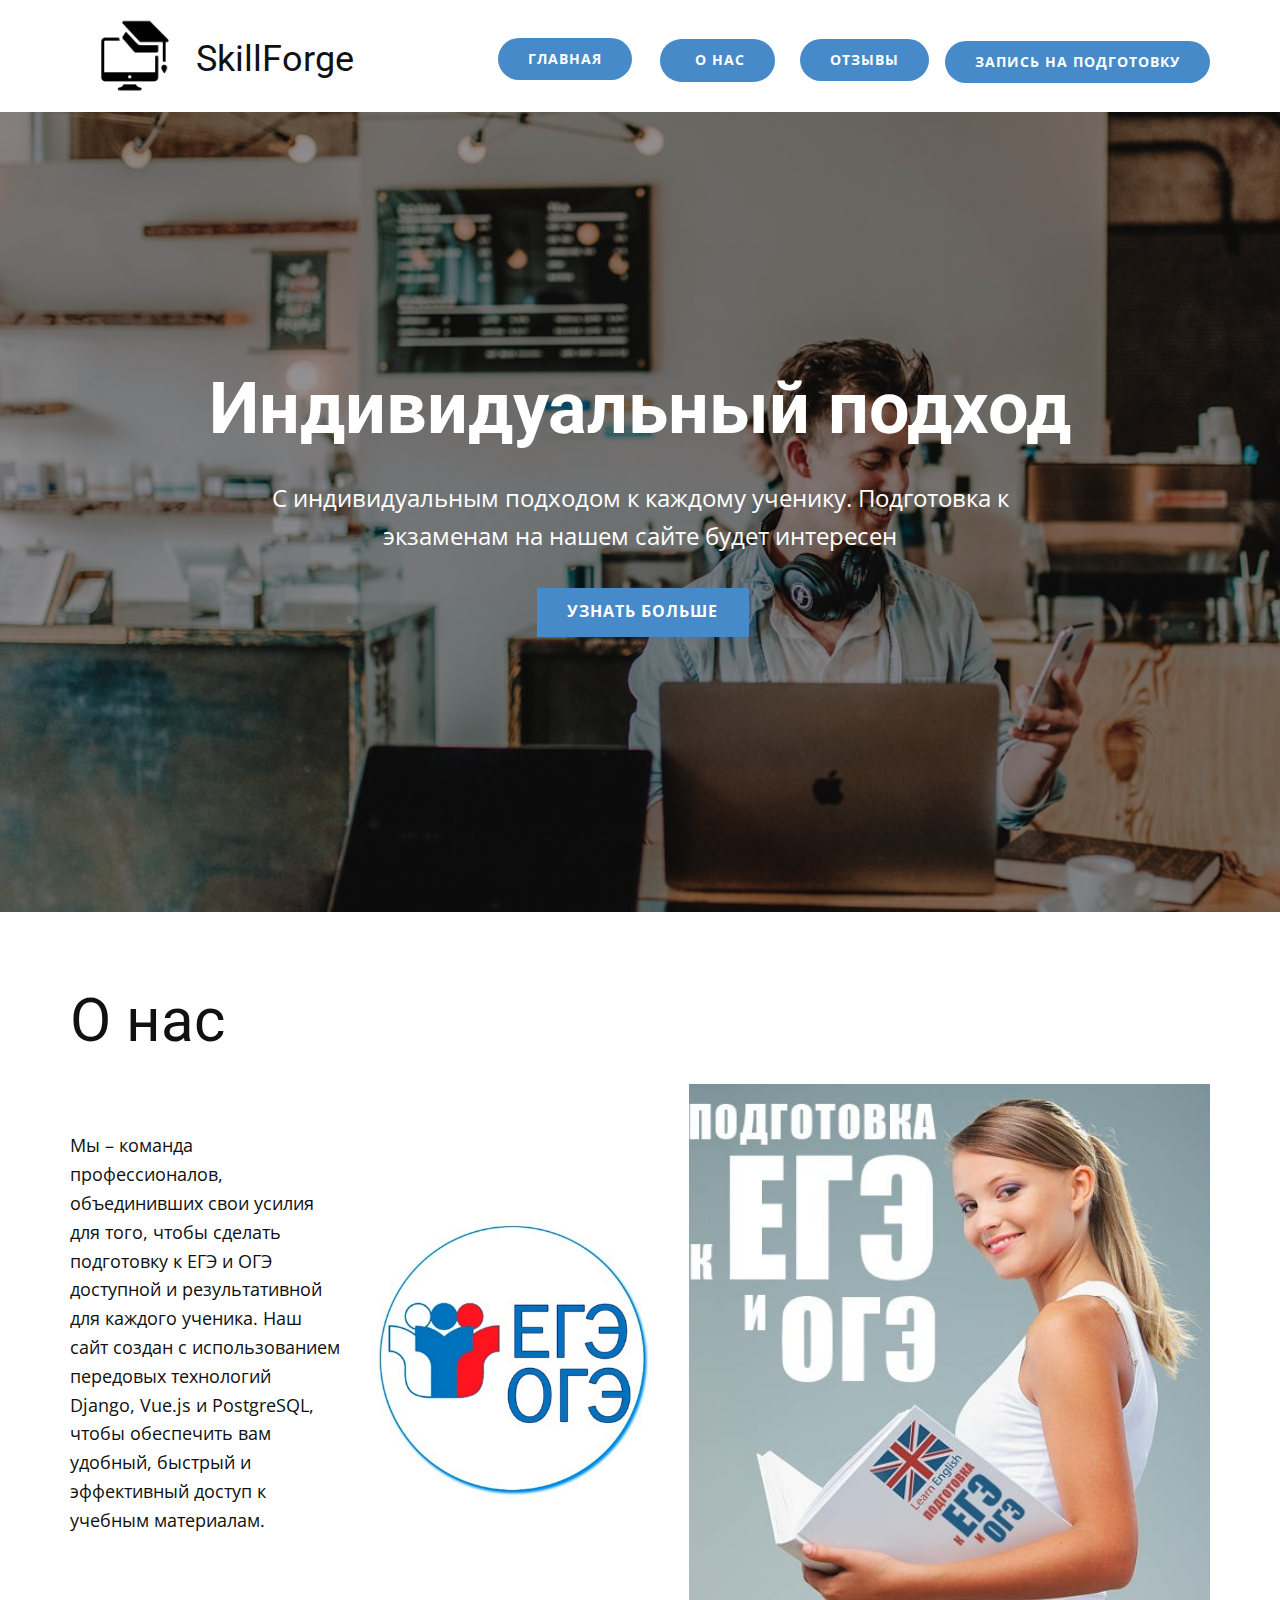
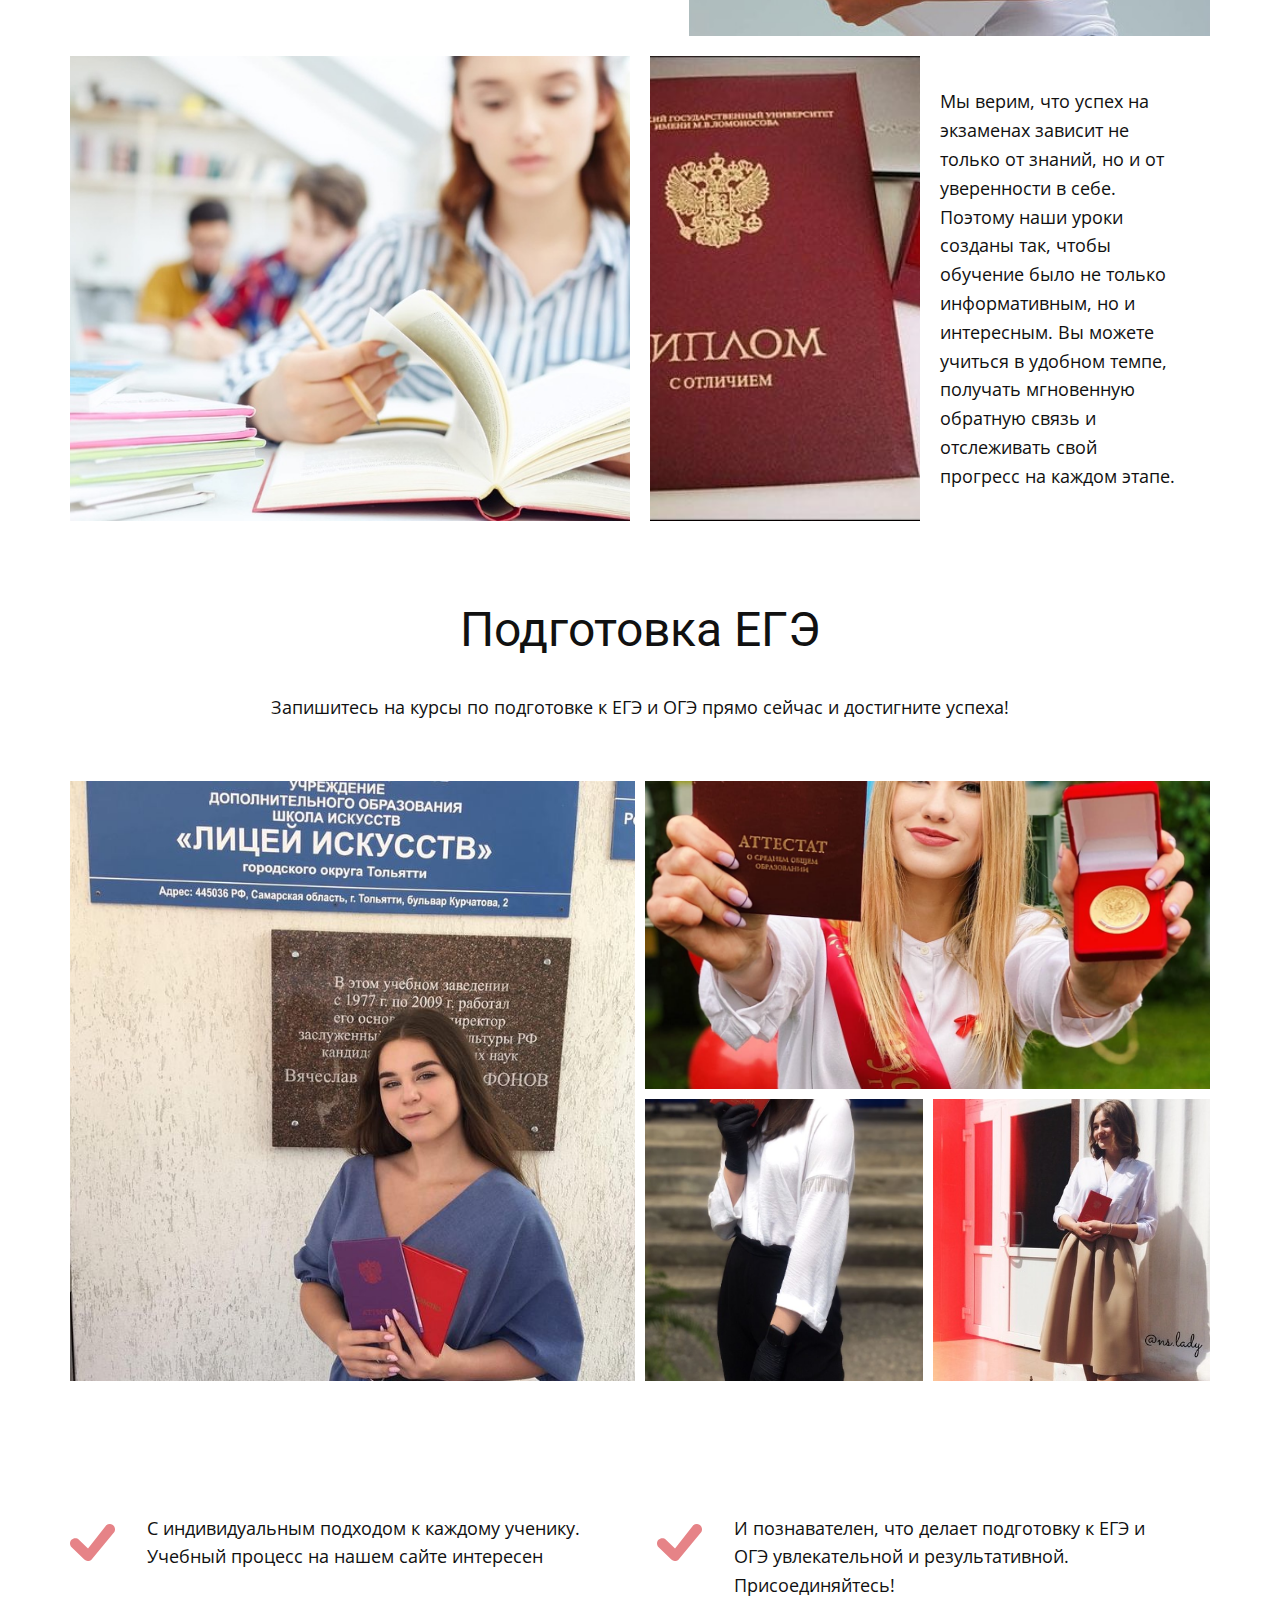
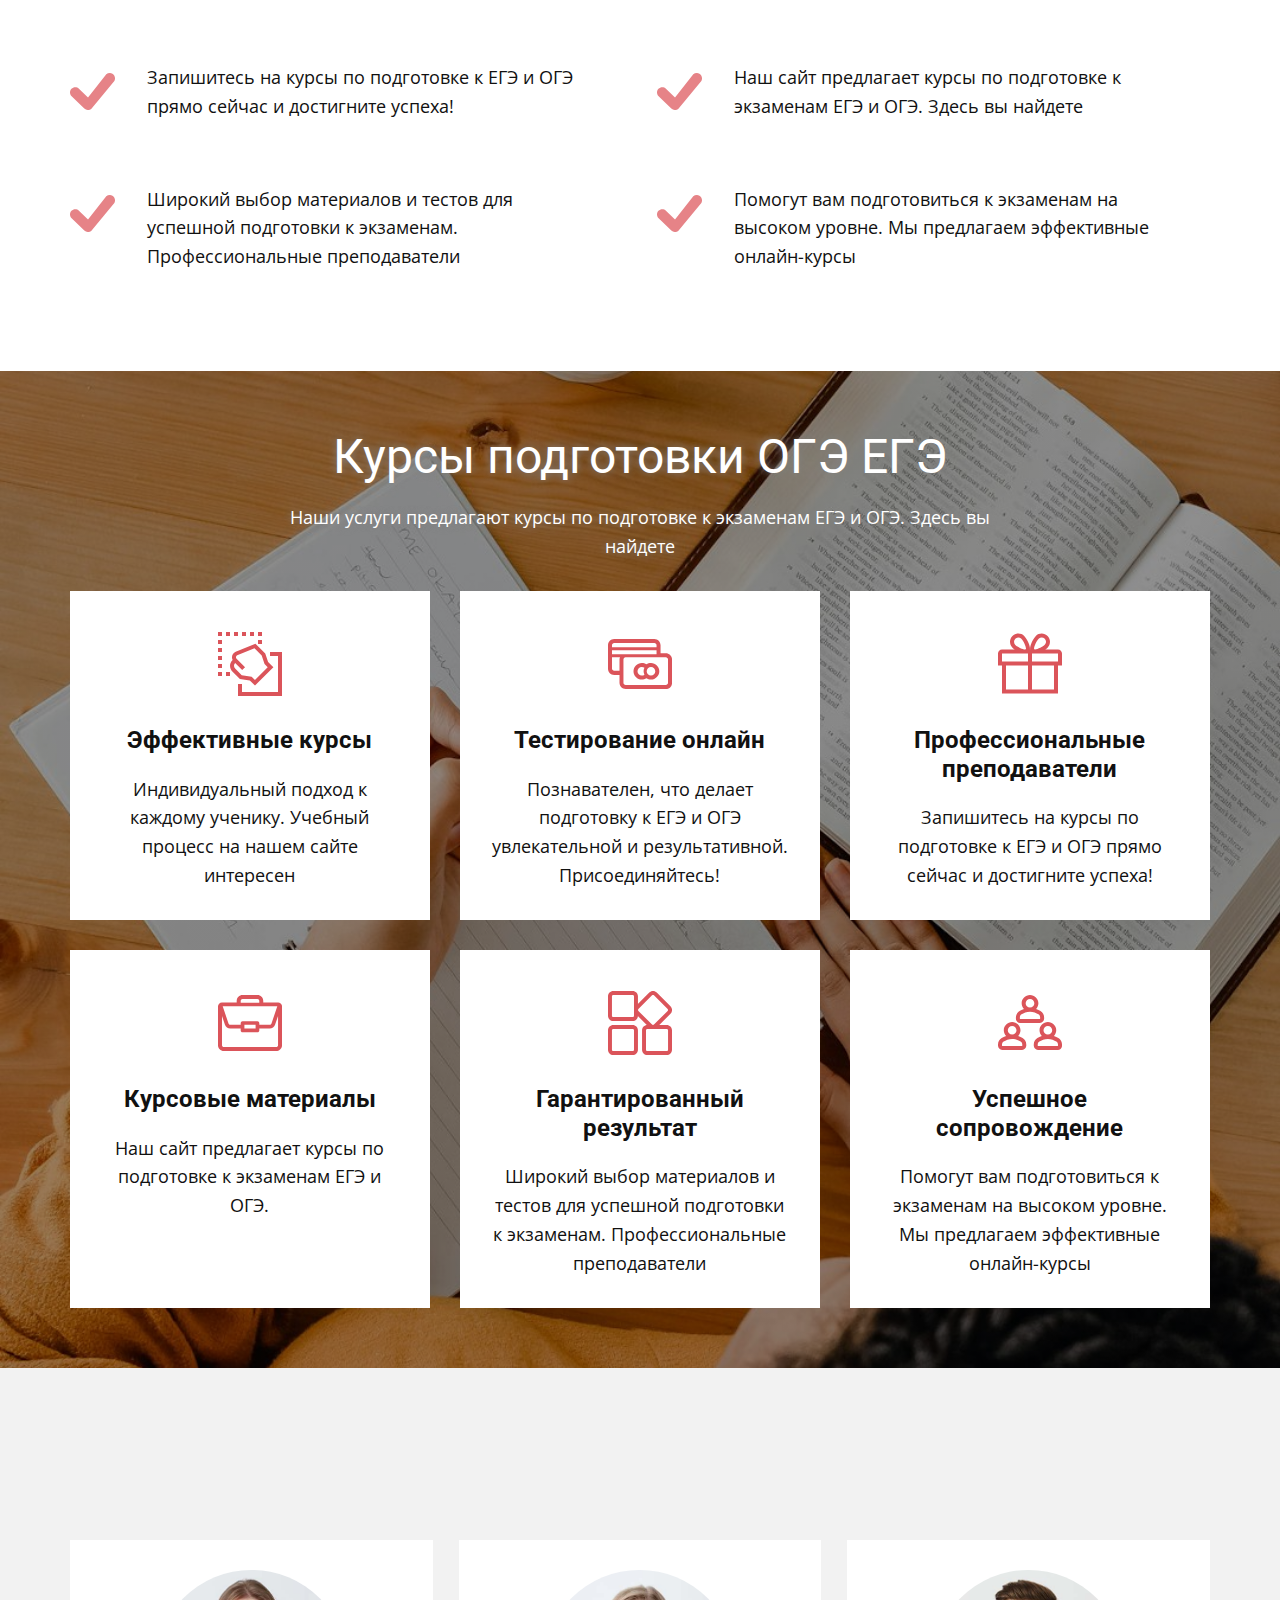
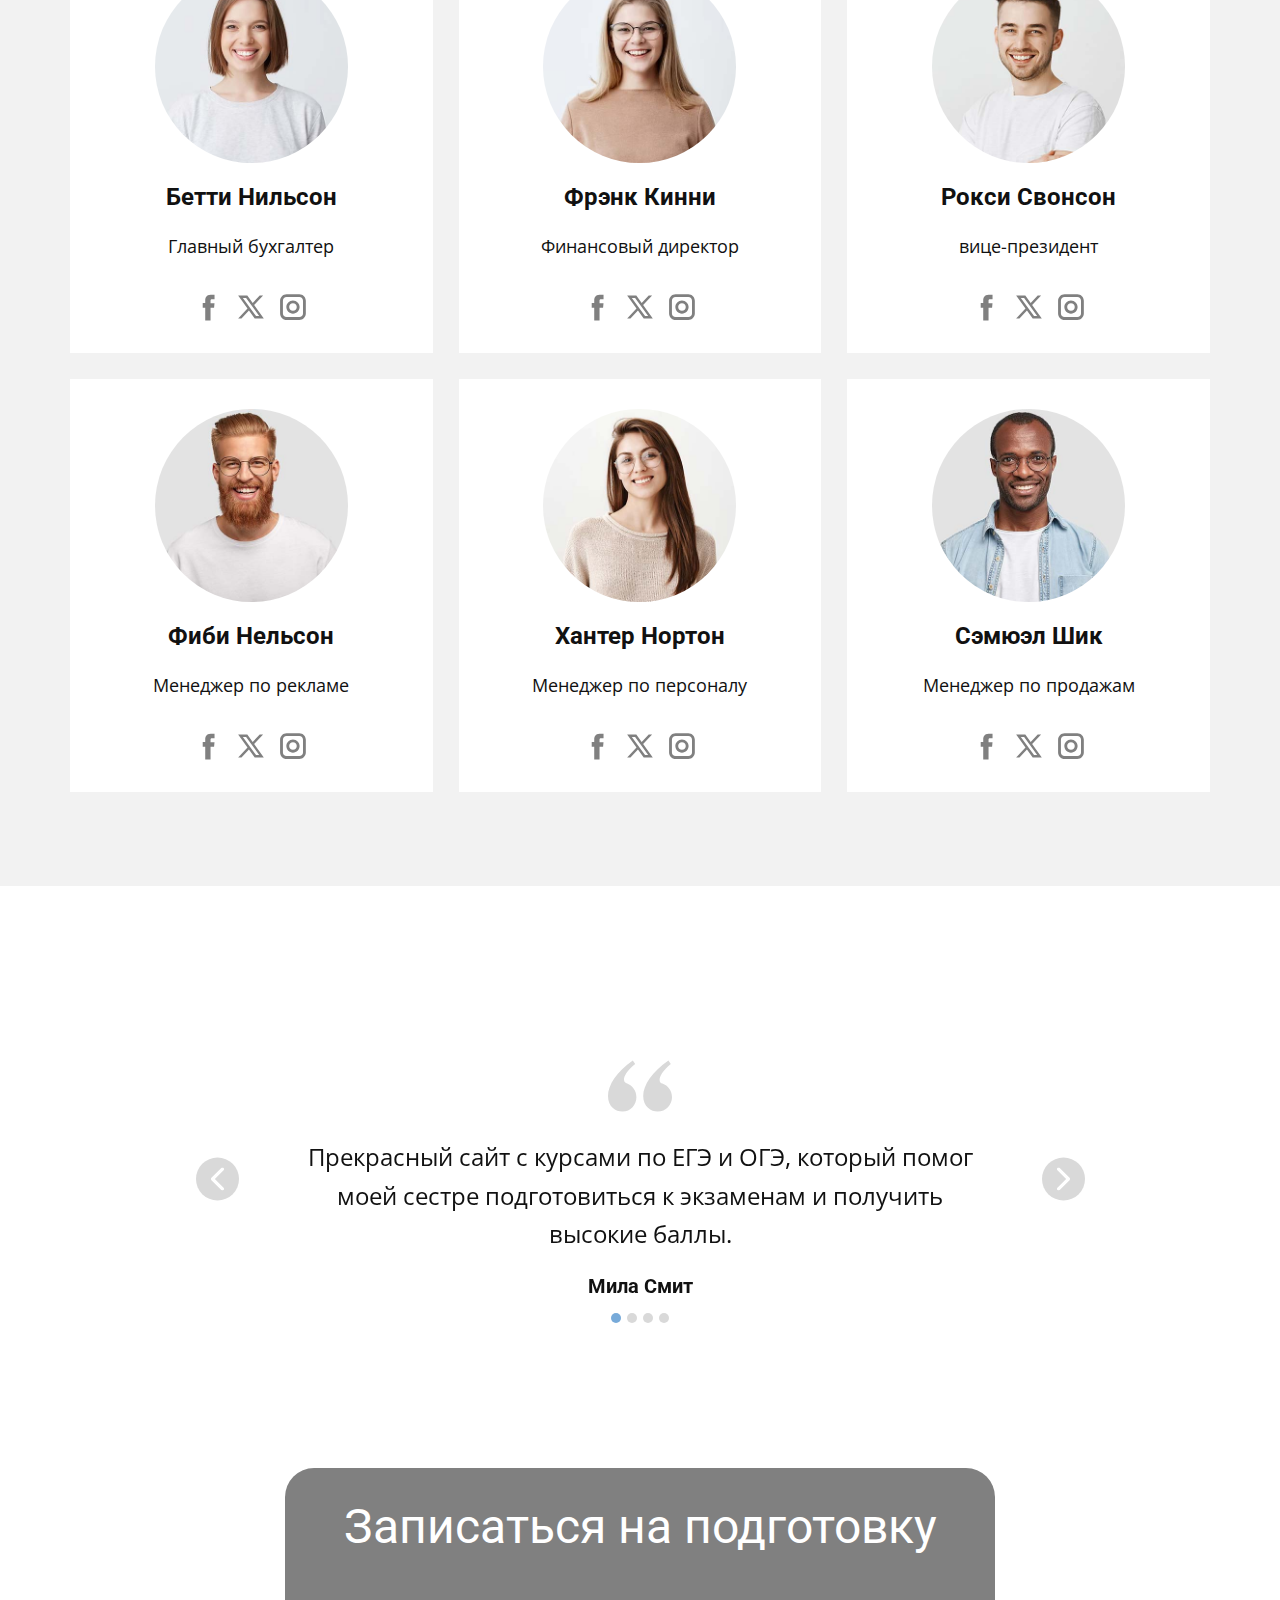
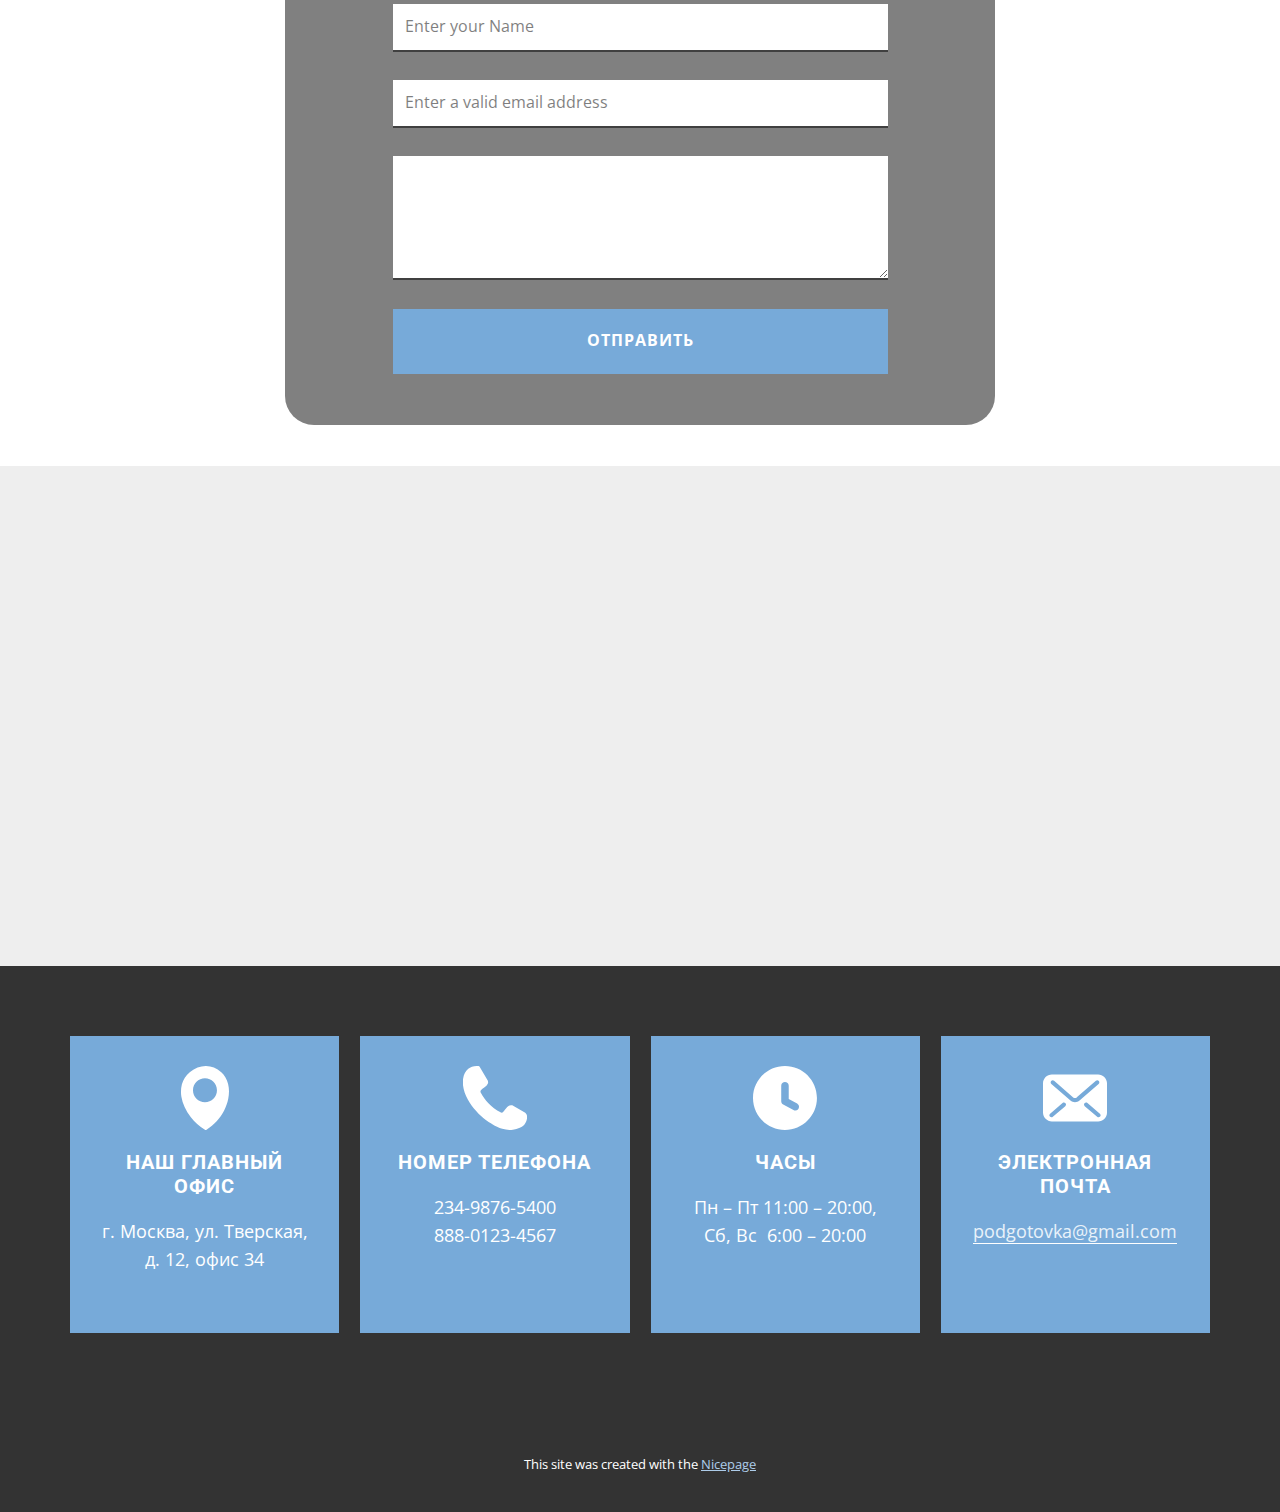
<file: site/index.html>
<!DOCTYPE html>
<html style="font-size: 16px;" lang="ru"><head>
    <meta name="viewport" content="width=device-width, initial-scale=1.0">
    <meta charset="utf-8">
    <meta name="keywords" content="Индивидуальный подход, Подготовка к ЕГЭ и ОГЭ онлайн, Подготовка ЕГЭ, Курсы ОГЭ, Мы приносим успех вашему повседневному бизнесу, Эффективные курсы, Наша замечательная команда, Наши клиенты, Связаться с нами">
    <meta name="description" content="">
    <title>Главная</title>
    <link rel="stylesheet" href="nicepage.css" media="screen">
<link rel="stylesheet" href="index.css" media="screen">
    <script class="u-script" type="text/javascript" src="jquery.js" defer=""></script>
    <script class="u-script" type="text/javascript" src="nicepage.js" defer=""></script>
    <meta name="generator" content="Nicepage 7.1.0, nicepage.com">
    <meta name="referrer" content="origin">
    <link id="u-theme-google-font" rel="stylesheet" href="https://fonts.googleapis.com/css?family=Roboto:100,100i,300,300i,400,400i,500,500i,700,700i,900,900i|Open+Sans:300,300i,400,400i,500,500i,600,600i,700,700i,800,800i">
    
    
    
    
    
    
    
    
    
    
    <script type="application/ld+json">{
		"@context": "http://schema.org",
		"@type": "Organization",
		"name": "",
		"logo": "images/image-Photoroom3.png"
}</script>
    <meta name="theme-color" content="#478ac9">
    <meta property="og:title" content="Главная">
    <meta property="og:type" content="website">
  <meta data-intl-tel-input-cdn-path="intlTelInput/"></head>
  <body data-home-page="Главная.html" data-home-page-title="Главная" data-path-to-root="./" data-include-products="false" class="u-body u-xl-mode" data-lang="ru"><header class="u-clearfix u-header u-header" id="sec-0ac1"><div class="u-clearfix u-sheet u-sheet-1">
        <a href="#" class="u-image u-logo u-image-1" data-image-width="290" data-image-height="174">
          <img src="images/image-Photoroom3.png" class="u-logo-image u-logo-image-1">
        </a>
        <h3 class="u-text u-text-default u-text-1"> SkillForge</h3>
        <a href="./#sec-51b4" class="u-btn u-btn-round u-button-style u-hover-palette-1-light-1 u-palette-1-base u-radius u-btn-1">Главная </a>
        <a href="" class="u-btn u-btn-round u-button-style u-hover-palette-1-light-1 u-palette-1-base u-radius u-btn-2">&nbsp;О нас </a>
        <a href="./#sec-8955" class="u-btn u-btn-round u-button-style u-hover-palette-1-light-1 u-palette-1-base u-radius u-btn-3">Отзывы </a>
        <a href="./#sec-573e" class="u-btn u-btn-round u-button-style u-hover-palette-1-light-1 u-palette-1-base u-radius u-btn-4">запись на подготовку </a>
      </div></header> 
    <section class="skrollable skrollable-between u-align-center u-clearfix u-container-align-center u-image u-shading u-section-1" id="sec-51b4">
      <div class="u-clearfix u-sheet u-sheet-1">
        <h1 class="u-align-center u-text u-text-default u-text-1">Индивидуальный подход</h1>
        <p class="u-align-center u-large-text u-text u-text-variant u-text-2">С индивидуальным подходом к каждому ученику. Подготовка к экзаменам на нашем сайте будет интересен</p>
        <div class="data-layout-selected u-clearfix u-layout-custom-sm u-layout-custom-xs u-layout-wrap u-layout-wrap-1">
          <div class="u-layout">
            <div class="u-layout-row">
              <div class="u-align-right u-container-align-center-xs u-container-align-right u-container-style u-layout-cell u-left-cell u-size-60 u-layout-cell-1">
                <div class="u-container-layout u-valign-bottom u-container-layout-1">
                  <a href="#" class="u-align-center-xs u-align-right-lg u-align-right-md u-align-right-sm u-align-right-xl u-border-2 u-border-palette-1-base u-border-radius-50 u-btn u-btn-round u-button-style u-palette-1-base u-btn-1">Узнать больше</a>
                </div>
              </div>
            </div>
          </div>
        </div>
      </div>
    </section>
    <section class="u-clearfix u-container-align-left-sm u-container-align-left-xs u-section-2" id="sec-ab43">
      <div class="u-clearfix u-sheet u-sheet-1">
        <h4 class="u-align-left u-text u-text-1">О нас</h4>
        <div class="data-layout-selected u-clearfix u-expanded-width u-gutter-20 u-layout-wrap u-layout-wrap-1">
          <div class="u-layout">
            <div class="u-layout-col">
              <div class="u-size-30">
                <div class="u-layout-row">
                  <div class="u-align-left u-container-align-left u-container-style u-layout-cell u-shape-rectangle u-size-15 u-layout-cell-1">
                    <div class="u-container-layout u-container-layout-1">
                      <p class="u-align-left u-text u-text-default u-text-2"> Мы – команда профессионалов, объединивших свои усилия для того, чтобы сделать подготовку к ЕГЭ и ОГЭ доступной и результативной для каждого ученика. Наш сайт создан с использованием передовых технологий Django, Vue.js и PostgreSQL, чтобы обеспечить вам удобный, быстрый и эффективный доступ к учебным материалам.</p>
                    </div>
                  </div>
                  <div class="u-align-center u-container-align-center u-container-style u-layout-cell u-size-17 u-layout-cell-2" data-animation-name="" data-animation-duration="0" data-animation-delay="0" data-animation-direction="">
                    <div class="u-container-layout u-valign-middle u-container-layout-2">
                      <img class="custom-expanded u-image u-image-1" src="images/image17.png" data-image-width="1280" data-image-height="858">
                    </div>
                  </div>
                  <div class="u-align-center u-container-align-center u-container-style u-image u-layout-cell u-size-28 u-image-2" data-animation-name="" data-animation-duration="0" data-animation-delay="0" data-animation-direction="" data-image-width="500" data-image-height="500">
                    <div class="u-container-layout u-valign-middle u-container-layout-3"></div>
                  </div>
                </div>
              </div>
              <div class="u-size-30">
                <div class="u-layout-row">
                  <div class="u-align-center u-container-align-center u-container-style u-image u-layout-cell u-size-30 u-image-3" data-image-width="1155" data-image-height="600">
                    <div class="u-container-layout u-valign-middle u-container-layout-4" src=""></div>
                  </div>
                  <div class="u-align-center u-container-align-center u-container-style u-image u-layout-cell u-size-15 u-image-4" data-image-width="482" data-image-height="413">
                    <div class="u-container-layout u-valign-middle u-container-layout-5" src=""></div>
                  </div>
                  <div class="u-align-left u-container-align-left u-container-style u-layout-cell u-shape-rectangle u-size-15 u-layout-cell-6">
                    <div class="u-container-layout u-container-layout-6">
                      <p class="u-align-left u-text u-text-default u-text-3"> Мы верим, что успех на экзаменах зависит не только от знаний, но и от уверенности в себе. Поэтому наши уроки созданы так, чтобы обучение было не только информативным, но и интересным. Вы можете учиться в удобном темпе, получать мгновенную обратную связь и отслеживать свой прогресс на каждом этапе.</p>
                    </div>
                  </div>
                </div>
              </div>
            </div>
          </div>
        </div>
      </div>
    </section>
    <section class="u-align-center u-clearfix u-container-align-center u-section-3" id="sec-38b8">
      <div class="u-clearfix u-sheet u-valign-middle-xs u-sheet-1">
        <h2 class="u-align-center u-text u-text-default u-text-1">Подготовка ЕГЭ</h2>
        <p class="u-align-center u-text u-text-2">Запишитесь на курсы по подготовке к ЕГЭ и ОГЭ прямо сейчас и достигните успеха!</p>
        <div class="data-layout-selected u-clearfix u-expanded-width u-gutter-10 u-layout-wrap u-layout-wrap-1">
          <div class="u-gutter-0 u-layout">
            <div class="u-layout-row">
              <div class="u-size-30 u-size-60-md">
                <div class="u-layout-col">
                  <div class="u-container-style u-image u-layout-cell u-left-cell u-size-60 u-image-1" src="" data-image-width="736" data-image-height="736">
                    <div class="u-container-layout u-container-layout-1"></div>
                  </div>
                </div>
              </div>
              <div class="u-size-30 u-size-60-md">
                <div class="u-layout-col">
                  <div class="u-size-40">
                    <div class="u-layout-row">
                      <div class="u-container-style u-image u-layout-cell u-right-cell u-size-60 u-image-2" src="" data-image-width="1218" data-image-height="1624">
                        <div class="u-container-layout u-container-layout-2"></div>
                      </div>
                    </div>
                  </div>
                  <div class="u-size-20">
                    <div class="u-layout-row">
                      <div class="u-container-style u-image u-layout-cell u-size-30 u-image-3" src="" data-image-width="735" data-image-height="960">
                        <div class="u-container-layout u-container-layout-3"></div>
                      </div>
                      <div class="u-container-style u-image u-layout-cell u-right-cell u-size-30 u-image-4" src="" data-image-width="410" data-image-height="450">
                        <div class="u-container-layout u-container-layout-4"></div>
                      </div>
                    </div>
                  </div>
                </div>
              </div>
            </div>
          </div>
        </div>
      </div>
    </section>
    <section class="u-clearfix u-container-align-center u-section-4" id="sec-a3a8">
      <div class="u-clearfix u-sheet u-valign-middle u-sheet-1">
        <div class="u-expanded-width u-list u-list-1">
          <div class="u-repeater u-repeater-1">
            <div class="u-container-style u-list-item u-repeater-item">
              <div class="u-container-layout u-similar-container u-container-layout-1">
                <span class="u-icon u-icon-circle u-text-palette-2-light-1 u-icon-1">
                  <svg class="u-svg-link" preserveAspectRatio="xMidYMin slice" viewBox="0 0 122.877 101.052" style=""><use xlink:href="#svg-92fd"></use></svg>
                  <svg class="u-svg-content" viewBox="0 0 122.877 101.052" x="0px" y="0px" id="svg-92fd"><g><path d="M4.43,63.63c-2.869-2.755-4.352-6.42-4.427-10.11c-0.074-3.689,1.261-7.412,4.015-10.281 c2.752-2.867,6.417-4.351,10.106-4.425c3.691-0.076,7.412,1.255,10.283,4.012l24.787,23.851L98.543,3.989l1.768,1.349l-1.77-1.355 c0.141-0.183,0.301-0.339,0.479-0.466c2.936-2.543,6.621-3.691,10.223-3.495V0.018l0.176,0.016c3.623,0.24,7.162,1.85,9.775,4.766 c2.658,2.965,3.863,6.731,3.662,10.412h0.004l-0.016,0.176c-0.236,3.558-1.791,7.035-4.609,9.632l-59.224,72.09l0.004,0.004 c-0.111,0.141-0.236,0.262-0.372,0.368c-2.773,2.435-6.275,3.629-9.757,3.569c-3.511-0.061-7.015-1.396-9.741-4.016L4.43,63.63 L4.43,63.63z"></path>
</g></svg>
                </span>
                <p class="u-text u-text-1">С индивидуальным подходом к каждому ученику. Учебный процесс на нашем сайте интересен</p>
              </div>
            </div>
            <div class="u-container-style u-list-item u-repeater-item">
              <div class="u-container-layout u-similar-container u-container-layout-2">
                <span class="u-icon u-icon-circle u-text-palette-2-light-1 u-icon-2">
                  <svg class="u-svg-link" preserveAspectRatio="xMidYMin slice" viewBox="0 0 122.877 101.052" style=""><use xlink:href="#svg-dd4e"></use></svg>
                  <svg class="u-svg-content" viewBox="0 0 122.877 101.052" x="0px" y="0px" id="svg-dd4e"><g><path d="M4.43,63.63c-2.869-2.755-4.352-6.42-4.427-10.11c-0.074-3.689,1.261-7.412,4.015-10.281 c2.752-2.867,6.417-4.351,10.106-4.425c3.691-0.076,7.412,1.255,10.283,4.012l24.787,23.851L98.543,3.989l1.768,1.349l-1.77-1.355 c0.141-0.183,0.301-0.339,0.479-0.466c2.936-2.543,6.621-3.691,10.223-3.495V0.018l0.176,0.016c3.623,0.24,7.162,1.85,9.775,4.766 c2.658,2.965,3.863,6.731,3.662,10.412h0.004l-0.016,0.176c-0.236,3.558-1.791,7.035-4.609,9.632l-59.224,72.09l0.004,0.004 c-0.111,0.141-0.236,0.262-0.372,0.368c-2.773,2.435-6.275,3.629-9.757,3.569c-3.511-0.061-7.015-1.396-9.741-4.016L4.43,63.63 L4.43,63.63z"></path>
</g></svg>
                </span>
                <p class="u-text u-text-2">И познавателен, что делает подготовку к ЕГЭ и ОГЭ увлекательной и результативной. Присоединяйтесь!</p>
              </div>
            </div>
            <div class="u-container-style u-list-item u-repeater-item">
              <div class="u-container-layout u-similar-container u-container-layout-3">
                <span class="u-icon u-icon-circle u-text-palette-2-light-1 u-icon-3">
                  <svg class="u-svg-link" preserveAspectRatio="xMidYMin slice" viewBox="0 0 122.877 101.052" style=""><use xlink:href="#svg-3a6c"></use></svg>
                  <svg class="u-svg-content" viewBox="0 0 122.877 101.052" x="0px" y="0px" id="svg-3a6c"><g><path d="M4.43,63.63c-2.869-2.755-4.352-6.42-4.427-10.11c-0.074-3.689,1.261-7.412,4.015-10.281 c2.752-2.867,6.417-4.351,10.106-4.425c3.691-0.076,7.412,1.255,10.283,4.012l24.787,23.851L98.543,3.989l1.768,1.349l-1.77-1.355 c0.141-0.183,0.301-0.339,0.479-0.466c2.936-2.543,6.621-3.691,10.223-3.495V0.018l0.176,0.016c3.623,0.24,7.162,1.85,9.775,4.766 c2.658,2.965,3.863,6.731,3.662,10.412h0.004l-0.016,0.176c-0.236,3.558-1.791,7.035-4.609,9.632l-59.224,72.09l0.004,0.004 c-0.111,0.141-0.236,0.262-0.372,0.368c-2.773,2.435-6.275,3.629-9.757,3.569c-3.511-0.061-7.015-1.396-9.741-4.016L4.43,63.63 L4.43,63.63z"></path>
</g></svg>
                </span>
                <p class="u-text u-text-3">Запишитесь на курсы по подготовке к ЕГЭ и ОГЭ прямо сейчас и достигните успеха!</p>
              </div>
            </div>
            <div class="u-container-style u-list-item u-repeater-item">
              <div class="u-container-layout u-similar-container u-container-layout-4">
                <span class="u-icon u-icon-circle u-text-palette-2-light-1 u-icon-4">
                  <svg class="u-svg-link" preserveAspectRatio="xMidYMin slice" viewBox="0 0 122.877 101.052" style=""><use xlink:href="#svg-c625"></use></svg>
                  <svg class="u-svg-content" viewBox="0 0 122.877 101.052" x="0px" y="0px" id="svg-c625"><g><path d="M4.43,63.63c-2.869-2.755-4.352-6.42-4.427-10.11c-0.074-3.689,1.261-7.412,4.015-10.281 c2.752-2.867,6.417-4.351,10.106-4.425c3.691-0.076,7.412,1.255,10.283,4.012l24.787,23.851L98.543,3.989l1.768,1.349l-1.77-1.355 c0.141-0.183,0.301-0.339,0.479-0.466c2.936-2.543,6.621-3.691,10.223-3.495V0.018l0.176,0.016c3.623,0.24,7.162,1.85,9.775,4.766 c2.658,2.965,3.863,6.731,3.662,10.412h0.004l-0.016,0.176c-0.236,3.558-1.791,7.035-4.609,9.632l-59.224,72.09l0.004,0.004 c-0.111,0.141-0.236,0.262-0.372,0.368c-2.773,2.435-6.275,3.629-9.757,3.569c-3.511-0.061-7.015-1.396-9.741-4.016L4.43,63.63 L4.43,63.63z"></path>
</g></svg>
                </span>
                <p class="u-text u-text-4">Наш сайт предлагает курсы по подготовке к экзаменам ЕГЭ и ОГЭ. Здесь вы найдете</p>
              </div>
            </div>
            <div class="u-container-style u-list-item u-repeater-item">
              <div class="u-container-layout u-similar-container u-container-layout-5">
                <span class="u-icon u-icon-circle u-text-palette-2-light-1 u-icon-5">
                  <svg class="u-svg-link" preserveAspectRatio="xMidYMin slice" viewBox="0 0 122.877 101.052" style=""><use xlink:href="#svg-42b4"></use></svg>
                  <svg class="u-svg-content" viewBox="0 0 122.877 101.052" x="0px" y="0px" id="svg-42b4"><g><path d="M4.43,63.63c-2.869-2.755-4.352-6.42-4.427-10.11c-0.074-3.689,1.261-7.412,4.015-10.281 c2.752-2.867,6.417-4.351,10.106-4.425c3.691-0.076,7.412,1.255,10.283,4.012l24.787,23.851L98.543,3.989l1.768,1.349l-1.77-1.355 c0.141-0.183,0.301-0.339,0.479-0.466c2.936-2.543,6.621-3.691,10.223-3.495V0.018l0.176,0.016c3.623,0.24,7.162,1.85,9.775,4.766 c2.658,2.965,3.863,6.731,3.662,10.412h0.004l-0.016,0.176c-0.236,3.558-1.791,7.035-4.609,9.632l-59.224,72.09l0.004,0.004 c-0.111,0.141-0.236,0.262-0.372,0.368c-2.773,2.435-6.275,3.629-9.757,3.569c-3.511-0.061-7.015-1.396-9.741-4.016L4.43,63.63 L4.43,63.63z"></path>
</g></svg>
                </span>
                <p class="u-text u-text-5">Широкий выбор материалов и тестов для успешной подготовки к экзаменам. Профессиональные преподаватели</p>
              </div>
            </div>
            <div class="u-container-style u-list-item u-repeater-item">
              <div class="u-container-layout u-similar-container u-container-layout-6">
                <span class="u-icon u-icon-circle u-text-palette-2-light-1 u-icon-6">
                  <svg class="u-svg-link" preserveAspectRatio="xMidYMin slice" viewBox="0 0 122.877 101.052" style=""><use xlink:href="#svg-547c"></use></svg>
                  <svg class="u-svg-content" viewBox="0 0 122.877 101.052" x="0px" y="0px" id="svg-547c"><g><path d="M4.43,63.63c-2.869-2.755-4.352-6.42-4.427-10.11c-0.074-3.689,1.261-7.412,4.015-10.281 c2.752-2.867,6.417-4.351,10.106-4.425c3.691-0.076,7.412,1.255,10.283,4.012l24.787,23.851L98.543,3.989l1.768,1.349l-1.77-1.355 c0.141-0.183,0.301-0.339,0.479-0.466c2.936-2.543,6.621-3.691,10.223-3.495V0.018l0.176,0.016c3.623,0.24,7.162,1.85,9.775,4.766 c2.658,2.965,3.863,6.731,3.662,10.412h0.004l-0.016,0.176c-0.236,3.558-1.791,7.035-4.609,9.632l-59.224,72.09l0.004,0.004 c-0.111,0.141-0.236,0.262-0.372,0.368c-2.773,2.435-6.275,3.629-9.757,3.569c-3.511-0.061-7.015-1.396-9.741-4.016L4.43,63.63 L4.43,63.63z"></path>
</g></svg>
                </span>
                <p class="u-text u-text-6">Помогут вам подготовиться к экзаменам на высоком уровне. Мы предлагаем эффективные онлайн-курсы</p>
              </div>
            </div>
          </div>
        </div>
      </div>
    </section>
    <section class="u-align-center u-clearfix u-container-align-center u-image u-shading u-section-5" data-animation-name="" data-animation-duration="0" data-animation-delay="0" data-animation-direction="" id="sec-c089">
      <div class="u-clearfix u-sheet u-valign-middle u-sheet-1">
        <h2 class="u-align-center u-text u-text-default u-text-1">Курсы подготовки ОГЭ ЕГЭ</h2>
        <p class="u-align-center u-text u-text-2">Наши услуги предлагают курсы по подготовке к экзаменам ЕГЭ и ОГЭ. Здесь вы найдете</p>
        <div class="u-expanded-width u-list u-list-1">
          <div class="u-repeater u-repeater-1">
            <div class="u-align-center u-container-align-center u-container-style u-list-item u-repeater-item u-white u-list-item-1">
              <div class="u-container-layout u-similar-container u-container-layout-1">
                <span class="u-icon u-text-palette-2-base u-icon-1">
                  <svg class="u-svg-link" preserveAspectRatio="xMidYMin slice" viewBox="0 0 128 128" style=""><use xlink:href="#svg-4de8"></use></svg>
                  <svg class="u-svg-content" viewBox="0 0 128 128" id="svg-4de8"><polygon points="104 40 104 48 120 48 120 120 48 120 48 104 40 104 40 128 128 128 128 40"></polygon><rect x="80" width="8" height="8"></rect><rect x="16" width="8" height="8"></rect><rect x="32" width="8" height="8"></rect><rect x="16" y="80" width="8" height="8"></rect><rect x="48" width="8" height="8"></rect><rect x="64" width="8" height="8"></rect><rect width="8" height="8"></rect><rect y="48" width="8" height="8"></rect><rect y="64" width="8" height="8"></rect><rect y="32" width="8" height="8"></rect><rect y="16" width="8" height="8"></rect><rect x="80" y="16" width="8" height="8"></rect><rect y="80" width="8" height="8"></rect><path d="m63.6 96.8 10.4 10.4 36.8-36.8-10.6-10.6-5.7-17-19.6-19.5-39.5 16.2c-6.1 2.5-9.1 9.5-6.5 15.7l0.3 0.6-0.5 0.5c-6.2 6.2-6.2 16.4 0 22.6l15.1 15.1 19.8 2.8zm-31.6-29.2c0-2.1 0.8-4.2 2.3-5.7l14.1 14.1 5.7-5.7-17-17c-1.6-1.6-1.6-4.1 0-5.7 0.4-0.4 0.8-0.7 1.3-0.9l34.6-14 14.4 14.4 5.7 17 6.3 6.3-25.5 25.5-6.6-6.6-19.8-2.8-13.2-13.3c-1.5-1.5-2.3-3.5-2.3-5.6z"></path></svg>
                </span>
                <h4 class="u-text u-text-3">Эффективные курсы</h4>
                <p class="u-text u-text-4">Индивидуальный подход к каждому ученику. Учебный процесс на нашем сайте интересен</p>
              </div>
            </div>
            <div class="u-align-center u-container-align-center u-container-style u-list-item u-repeater-item u-white u-list-item-2">
              <div class="u-container-layout u-similar-container u-container-layout-2">
                <span class="u-icon u-text-palette-2-base u-icon-2">
                  <svg class="u-svg-link" preserveAspectRatio="xMidYMin slice" viewBox="0 0 128 128" style=""><use xlink:href="#svg-86a2"></use></svg>
                  <svg class="u-svg-content" viewBox="0 0 128 128" id="svg-86a2"><path d="m92.7 22c2.4 0 4.4 2 4.4 4.5v4.2h-89.1v-4.2c0-2.5 2-4.5 4.4-4.5h80.3m4.4 14.6v7.8h-61.8-0.6-26.7v-7.8h89.1m18.5 13.7c2.4 0 4.4 2 4.4 4.5v46.7c0 2.5-2 4.5-4.4 4.5h-80.3c-2.4 0-4.4-2-4.4-4.5v-46.7c0-2.3 1.8-4.3 4.1-4.4l80.6-0.1m-91.6 0.1c-0.6 1.3-1 2.9-1 4.4v22.9h-10.6c-2.4 0-4.4-2-4.4-4.5v-22.8h18m66.7-36.4h-80.3c-6.8 0-12.4 5.6-12.4 12.5v46.8c0 6.9 5.6 12.5 12.4 12.5h10.6v15.9c0 6.9 5.6 12.5 12.4 12.5h80.3c6.8 0 12.4-5.6 12.4-12.5v-46.7c0-6.9-5.6-12.5-12.4-12.5h-10.6v-15.9c-0.1-7-5.6-12.6-12.4-12.6z"></path><path d="m67.6 69.9c2 0 3.8 0.7 5.3 1.8-1.1 2-1.7 4.3-1.7 6.8 0 2.4 0.6 4.7 1.7 6.8-1.5 1.2-3.4 1.8-5.3 1.8-4.7 0-8.6-3.9-8.6-8.6s3.8-8.6 8.6-8.6m18.4 0c4.7 0 8.6 3.9 8.6 8.6s-3.9 8.6-8.6 8.6-8.6-3.9-8.6-8.6 3.8-8.6 8.6-8.6m-18.4-8c-9.2 0-16.6 7.5-16.6 16.6 0 9.2 7.5 16.6 16.6 16.6 3.3 0 6.5-1 9.2-2.8 2.6 1.8 5.8 2.8 9.2 2.8 9.2 0 16.6-7.5 16.6-16.6 0-9.2-7.5-16.6-16.6-16.6-3.4 0-6.6 1-9.2 2.8-2.7-1.8-6-2.8-9.2-2.8z"></path></svg>
                </span>
                <h4 class="u-text u-text-5">Тестирование онлайн</h4>
                <p class="u-text u-text-6">Познавателен, что делает подготовку к ЕГЭ и ОГЭ увлекательной и результативной. Присоединяйтесь!</p>
              </div>
            </div>
            <div class="u-align-center u-container-align-center u-container-style u-list-item u-repeater-item u-white u-list-item-3">
              <div class="u-container-layout u-similar-container u-container-layout-3">
                <span class="u-icon u-text-palette-2-base u-icon-3">
                  <svg class="u-svg-link" preserveAspectRatio="xMidYMin slice" viewBox="0 0 128 128" style=""><use xlink:href="#svg-bedd"></use></svg>
                  <svg class="u-svg-content" viewBox="0 0 128 128" id="svg-bedd"><path d="m40.6 11c2.3 0 4.4 0.9 6.1 2.5 5.4 5.4 10.8 19.2 8.9 21.2 0 0-0.3 0.3-1.5 0.3-5.5 0-16.1-5.7-19.5-9.2-3.4-3.4-3.4-8.9 0-12.2 1.5-1.7 3.7-2.6 6-2.6m46.8 0.1c2.2 0 4.4 0.8 6.1 2.4 3.4 3.4 3.4 8.9 0 12.2-3.4 3.5-14 9.2-19.5 9.2-1.1 0-1.5-0.3-1.5-0.3-1.9-1.9 3.5-15.7 8.9-21.2 1.6-1.5 3.8-2.3 6-2.3m32.6 32.1v16h-52v-16h52m-60 0v16h-52v-16h52m52 23.9v47.9h-44v-47.9h44m-52 0v47.9h-44v-47.9h44m-19.4-64.1c-4.4 0-8.6 1.7-11.7 4.9-6.5 6.5-6.5 17 0 23.5 1.2 1.2 2.8 2.5 4.7 3.8h-25.6c-4.4 0-8 3.6-8 8v24h8v55.8h112v-55.9h8v-24c0-4.4-3.6-8-8-8h-25.6c1.9-1.3 3.6-2.6 4.7-3.8 6.5-6.5 6.5-17 0-23.5-3-3-7.3-4.8-11.7-4.8s-8.7 1.7-11.7 4.8c-4.6 4.6-7.8 11.7-8.9 14.5-2.2 5.4-3 9.5-2.5 12.8h-0.5c0.5-3.2-0.4-7.4-2.5-12.8-1.2-2.8-4.3-9.9-8.9-14.5-3.2-3.1-7.4-4.8-11.8-4.8z"></path></svg>
                </span>
                <h4 class="u-text u-text-7">Профессиональные преподаватели</h4>
                <p class="u-text u-text-8">Запишитесь на курсы по подготовке к ЕГЭ и ОГЭ прямо сейчас и достигните успеха!</p>
              </div>
            </div>
            <div class="u-align-center u-container-align-center u-container-style u-list-item u-repeater-item u-white u-list-item-4">
              <div class="u-container-layout u-similar-container u-container-layout-4">
                <span class="u-icon u-text-palette-2-base u-icon-4">
                  <svg class="u-svg-link" preserveAspectRatio="xMidYMin slice" viewBox="0 0 128 128" style=""><use xlink:href="#svg-7e90"></use></svg>
                  <svg class="u-svg-content" viewBox="0 0 128 128" id="svg-7e90"><path d="m78.9 15.9c2.1 0 3.7 1.7 3.7 3.7v3.7h-37.2v-3.7c0-2 1.7-3.7 3.7-3.7h29.8m39.7 14.8-11.6 34.5c-0.5 1.5-1.9 2.5-3.5 2.5h-20.9v-3.7c0-2-1.7-3.7-3.7-3.7h-29.8c-2.1 0-3.7 1.7-3.7 3.7v3.7h-20.9c-1.6 0-3-1-3.5-2.5l-11.6-34.5h109.2m1.5 19.1v58.6c0 2-1.7 3.7-3.7 3.7h-104.7c-2.1 0-3.7-1.7-3.7-3.7v-58.6l5.9 17.7c1.5 4.5 5.8 7.6 10.6 7.6h20.9v3.7c0 2 1.7 3.7 3.7 3.7h29.8c2.1 0 3.7-1.7 3.7-3.7v-3.7h20.9c4.8 0 9.1-3 10.6-7.6l6-17.7m-44.9 17.9v7.4h-22.4v-7.4h22.4m15.3-44.9v-3.2c0-6.4-5.2-11.6-11.6-11.6h-29.8c-6.4 0-11.7 5.2-11.7 11.6v3.2h-29.5c-4.4 0-7.9 3.5-7.9 7.9v77.7c0 6.4 5.2 11.6 11.7 11.6h104.7c6.4 0 11.7-5.2 11.7-11.6v-77.7c0-4.4-3.6-7.9-7.9-7.9h-29.7z"></path></svg>
                </span>
                <h4 class="u-text u-text-9">Курсовые материалы</h4>
                <p class="u-text u-text-10">Наш сайт предлагает курсы по подготовке к экзаменам ЕГЭ и ОГЭ.</p>
              </div>
            </div>
            <div class="u-align-center u-container-align-center u-container-style u-list-item u-repeater-item u-white u-list-item-5">
              <div class="u-container-layout u-similar-container u-container-layout-5">
                <span class="u-icon u-text-palette-2-base u-icon-5">
                  <svg class="u-svg-link" preserveAspectRatio="xMidYMin slice" viewBox="0 0 128 128" style=""><use xlink:href="#svg-5838"></use></svg>
                  <svg class="u-svg-content" viewBox="0 0 128 128" id="svg-5838"><path d="m117.4 76c1.5 0 2.7 1.2 2.7 2.7v38.7c0 1.5-1.2 2.7-2.7 2.7h-38.7c-1.5 0-2.7-1.2-2.7-2.7v-38.7c0-1.5 1.2-2.7 2.7-2.7h38.7m0-7.9h-38.7c-5.8 0-10.6 4.8-10.6 10.6v38.7c0 5.8 4.8 10.6 10.6 10.6h38.7c5.8 0 10.6-4.8 10.6-10.6v-38.7c0-5.8-4.8-10.6-10.6-10.6z"></path><path d="m49.3 7.9c1.5 0 2.7 1.2 2.7 2.7v38.7c0 1.5-1.2 2.7-2.7 2.7h-38.7c-1.5 0-2.7-1.2-2.7-2.7v-38.7c0-1.5 1.2-2.7 2.7-2.7h38.7m0-7.9h-38.7c-5.8 0-10.6 4.8-10.6 10.6v38.7c0 5.8 4.8 10.6 10.6 10.6h38.7c5.8 0 10.6-4.8 10.6-10.6v-38.7c0-5.8-4.8-10.6-10.6-10.6z"></path><path d="m90 7.9c0.7 0 1.4 0.3 1.9 0.8l27.4 27.4c1 1 1 2.7 0 3.8l-27.4 27.3c-0.5 0.5-1.2 0.8-1.9 0.8s-1.4-0.3-1.9-0.8l-27.3-27.3c-1-1-1-2.7 0-3.8l27.3-27.4c0.6-0.5 1.3-0.8 1.9-0.8m0-7.9c-2.8 0-5.5 1.1-7.5 3.1l-27.3 27.4c-2 2-3.1 4.7-3.1 7.5s1.1 5.5 3.1 7.5l27.4 27.4c2 2 4.7 3.1 7.5 3.1s5.5-1.1 7.5-3.1l27.4-27.4c2-2 3.1-4.7 3.1-7.5s-1.1-5.5-3.1-7.5l-27.5-27.4c-2-2-4.6-3.1-7.5-3.1z"></path><path d="m49.3 76c1.5 0 2.7 1.2 2.7 2.7v38.7c0 1.5-1.2 2.7-2.7 2.7h-38.7c-1.5 0-2.7-1.2-2.7-2.7v-38.7c0-1.5 1.2-2.7 2.7-2.7h38.7m0-7.9h-38.7c-5.8 0-10.6 4.8-10.6 10.6v38.7c0 5.8 4.8 10.6 10.6 10.6h38.7c5.8 0 10.6-4.8 10.6-10.6v-38.7c0-5.8-4.8-10.6-10.6-10.6z"></path></svg>
                </span>
                <h4 class="u-text u-text-11">Гарантированный результат</h4>
                <p class="u-text u-text-12">Широкий выбор материалов и тестов для успешной подготовки к экзаменам. Профессиональные преподаватели</p>
              </div>
            </div>
            <div class="u-align-center u-container-align-center u-container-style u-list-item u-repeater-item u-white u-list-item-6">
              <div class="u-container-layout u-similar-container u-container-layout-6">
                <span class="u-icon u-text-palette-2-base u-icon-6">
                  <svg class="u-svg-link" preserveAspectRatio="xMidYMin slice" viewBox="0 0 128 128" style=""><use xlink:href="#svg-3506"></use></svg>
                  <svg class="u-svg-content" viewBox="0 0 128 128" id="svg-3506"><path d="m44.1 63.9h39.8c4.6 0 8.4-3.9 8.4-8.8v-1.8c0-5.6-2.8-10.7-7.3-13.3-2.4-1.4-5.4-2.9-8.8-4.1 2.8-3 4.6-6.9 4.6-11.3-0.1-9.2-7.6-16.6-16.8-16.6s-16.7 7.4-16.7 16.5c0 4.4 1.7 8.4 4.6 11.3-3.4 1.2-6.5 2.7-8.8 4.1-4.5 2.7-7.3 7.7-7.3 13.3v1.8c-0.1 4.9 3.7 8.9 8.3 8.9zm19.9-48c4.8 0 8.7 3.9 8.7 8.6 0 4.8-3.9 8.6-8.7 8.6s-8.7-3.9-8.7-8.6 3.9-8.6 8.7-8.6zm-20.3 37.3c0-2.7 1.3-5.3 3.4-6.5 4-2.3 10.2-5.1 16.9-5.1s12.9 2.8 16.9 5.1c2.1 1.2 3.4 3.8 3.4 6.5v1.8c0 0.6-0.3 0.9-0.4 0.9h-39.8c-0.1 0-0.4-0.3-0.4-0.9v-1.8zm5.5 40.9c-2.4-1.4-5.4-2.9-8.8-4.1 2.8-3 4.6-7 4.6-11.3 0-9.1-7.5-16.5-16.7-16.5s-16.7 7.4-16.7 16.5c0 4.4 1.7 8.4 4.6 11.3-3.4 1.2-6.5 2.7-8.8 4.1-4.6 2.6-7.4 7.7-7.4 13.3v1.8c0 4.9 3.8 8.8 8.4 8.8h39.8c4.6 0 8.4-3.9 8.4-8.8v-1.8c0-5.6-2.8-10.7-7.4-13.3zm-20.9-24.1c4.8 0 8.7 3.9 8.7 8.6 0 4.8-3.9 8.6-8.7 8.6s-8.7-3.9-8.7-8.6 3.9-8.6 8.7-8.6zm20.3 39.2c0 0.6-0.3 0.9-0.4 0.9h-39.8c-0.1 0-0.4-0.3-0.4-0.9v-1.8c0-2.7 1.3-5.3 3.4-6.5 4-2.3 10.2-5.1 16.9-5.1s12.9 2.8 16.9 5.1c2.1 1.2 3.4 3.8 3.4 6.5v1.8zm72.1-15.1c-2.4-1.4-5.4-2.9-8.8-4.1 2.8-3 4.6-6.9 4.6-11.3 0-9.1-7.5-16.5-16.7-16.5s-16.7 7.4-16.7 16.5c-0.1 4.3 1.7 8.3 4.5 11.3-3.4 1.2-6.5 2.7-8.8 4.1-4.5 2.7-7.3 7.7-7.3 13.3v1.8c0 4.9 3.8 8.8 8.4 8.8h39.8c4.6 0 8.4-3.9 8.4-8.8v-1.8c-0.1-5.6-2.9-10.7-7.4-13.3zm-21-24.1c4.8 0 8.7 3.9 8.7 8.6 0 4.8-3.9 8.6-8.7 8.6s-8.7-3.9-8.7-8.6 3.9-8.6 8.7-8.6zm20.3 39.2c0 0.6-0.3 0.9-0.4 0.9h-39.8c-0.1 0-0.4-0.3-0.4-0.9v-1.8c0-2.7 1.3-5.3 3.4-6.5 4-2.3 10.2-5.1 16.9-5.1s12.9 2.8 16.9 5.1c2.1 1.2 3.4 3.8 3.4 6.5v1.8z"></path></svg>
                </span>
                <h4 class="u-text u-text-13">Успешное сопровождение</h4>
                <p class="u-text u-text-14">Помогут вам подготовиться к экзаменам на высоком уровне. Мы предлагаем эффективные онлайн-курсы</p>
              </div>
            </div>
          </div>
        </div>
      </div>
    </section>
    <section class="u-align-center u-clearfix u-container-align-center u-grey-5 u-section-6" id="sec-8261">
      <div class="u-clearfix u-sheet u-sheet-1">
        <h2 class="u-align-center u-text u-text-body-color u-text-default u-text-1" data-animation-name="customAnimationIn" data-animation-duration="1000">Наша замечательная команда</h2>
        <div class="u-expanded-width u-list u-list-1">
          <div class="u-repeater u-repeater-1">
            <div class="u-align-center u-container-align-center u-container-style u-list-item u-repeater-item u-white u-list-item-1">
              <div class="u-container-layout u-similar-container u-valign-top u-container-layout-1">
                <div alt="" class="u-image u-image-circle u-image-1" src=""></div>
                <h4 class="u-align-center u-text u-text-2">Бетти Нильсон</h4>
                <p class="u-align-center u-text u-text-3">Главный бухгалтер</p>
                <div class="u-social-icons u-spacing-10 u-social-icons-1">
                  <a class="u-social-url" title="facebook" target="_blank" href="https://facebook.com/name">
                    <span class="u-icon u-social-facebook u-social-icon u-text-grey-50 u-icon-1">
                      <svg class="u-svg-link" preserveAspectRatio="xMidYMin slice" viewBox="0 0 112 112" style=""><use xlink:href="#svg-4617"></use></svg>
                      <svg class="u-svg-content" viewBox="0 0 112 112" x="0" y="0" id="svg-4617"><path fill="currentColor" d="M75.5,28.8H65.4c-1.5,0-4,0.9-4,4.3v9.4h13.9l-1.5,15.8H61.4v45.1H42.8V58.3h-8.8V42.4h8.8V32.2
c0-7.4,3.4-18.8,18.8-18.8h13.8v15.4H75.5z"></path></svg>
                    </span>
                  </a>
                  <a class="u-social-url" title="twitter" target="_blank" href="https://twitter.com/name">
                    <span class="u-icon u-social-icon u-social-twitter u-text-grey-50 u-icon-2">
                      <svg class="u-svg-link" preserveAspectRatio="xMidYMin slice" viewBox="0 0 112.2 112.2" style=""><use xlink:href="#svg-b176"></use></svg>
                      <svg class="u-svg-content" viewBox="0 0 112.2 112.2" x="0px" y="0px" id="svg-b176"><path d="M67.1,49.1L98.6,16h-12L62,42L43.2,16H11l32.8,45.2L11,96h11.6l26.3-27.7L69.1,96H101L67.1,49.1z M55,61.9l-5.1-7L27.5,24.4
	h11.4l17.3,23.8l5.1,7.1l23.4,32.2H73.8L55,61.9z"></path></svg>
                    </span>
                  </a>
                  <a class="u-social-url" title="instagram" target="_blank" href="https://instagram.com/name">
                    <span class="u-icon u-social-icon u-social-instagram u-text-grey-50 u-icon-3">
                      <svg class="u-svg-link" preserveAspectRatio="xMidYMin slice" viewBox="0 0 112 112" style=""><use xlink:href="#svg-0e9a"></use></svg>
                      <svg class="u-svg-content" viewBox="0 0 112 112" x="0" y="0" id="svg-0e9a"><path fill="currentColor" d="M55.9,32.9c-12.8,0-23.2,10.4-23.2,23.2s10.4,23.2,23.2,23.2s23.2-10.4,23.2-23.2S68.7,32.9,55.9,32.9z
	 M55.9,69.4c-7.4,0-13.3-6-13.3-13.3c-0.1-7.4,6-13.3,13.3-13.3s13.3,6,13.3,13.3C69.3,63.5,63.3,69.4,55.9,69.4z"></path><path fill="currentColor" d="M78.2,11H33.5C21,11,10.8,21.3,10.8,33.7v44.7c0,12.6,10.2,22.8,22.7,22.8h44.7c12.6,0,22.7-10.2,22.7-22.7
	V33.7C100.8,21.1,90.6,11,78.2,11z M91,78.4c0,7.1-5.8,12.8-12.8,12.8H33.5c-7.1,0-12.8-5.8-12.8-12.8V33.7
	c0-7.1,5.8-12.8,12.8-12.8h44.7c7.1,0,12.8,5.8,12.8,12.8V78.4z"></path></svg>
                    </span>
                  </a>
                </div>
              </div>
            </div>
            <div class="u-align-center u-container-align-center u-container-style u-list-item u-repeater-item u-white u-list-item-2">
              <div class="u-container-layout u-similar-container u-valign-top u-container-layout-2">
                <div alt="" class="u-image u-image-circle u-image-2" src=""></div>
                <h4 class="u-align-center u-text u-text-4">Фрэнк Кинни</h4>
                <p class="u-align-center u-text u-text-5">Финансовый директор</p>
                <div class="u-social-icons u-spacing-10 u-social-icons-2">
                  <a class="u-social-url" title="facebook" target="_blank" href="https://facebook.com/name">
                    <span class="u-icon u-social-facebook u-social-icon u-text-grey-50 u-icon-4">
                      <svg class="u-svg-link" preserveAspectRatio="xMidYMin slice" viewBox="0 0 112 112" style=""><use xlink:href="#svg-6e10"></use></svg>
                      <svg class="u-svg-content" viewBox="0 0 112 112" x="0" y="0" id="svg-6e10"><path fill="currentColor" d="M75.5,28.8H65.4c-1.5,0-4,0.9-4,4.3v9.4h13.9l-1.5,15.8H61.4v45.1H42.8V58.3h-8.8V42.4h8.8V32.2
c0-7.4,3.4-18.8,18.8-18.8h13.8v15.4H75.5z"></path></svg>
                    </span>
                  </a>
                  <a class="u-social-url" title="twitter" target="_blank" href="https://twitter.com/name">
                    <span class="u-icon u-social-icon u-social-twitter u-text-grey-50 u-icon-5">
                      <svg class="u-svg-link" preserveAspectRatio="xMidYMin slice" viewBox="0 0 112.2 112.2" style=""><use xlink:href="#svg-9227"></use></svg>
                      <svg class="u-svg-content" viewBox="0 0 112.2 112.2" x="0px" y="0px" id="svg-9227"><path d="M67.1,49.1L98.6,16h-12L62,42L43.2,16H11l32.8,45.2L11,96h11.6l26.3-27.7L69.1,96H101L67.1,49.1z M55,61.9l-5.1-7L27.5,24.4
	h11.4l17.3,23.8l5.1,7.1l23.4,32.2H73.8L55,61.9z"></path></svg>
                    </span>
                  </a>
                  <a class="u-social-url" title="instagram" target="_blank" href="https://instagram.com/name">
                    <span class="u-icon u-social-icon u-social-instagram u-text-grey-50 u-icon-6">
                      <svg class="u-svg-link" preserveAspectRatio="xMidYMin slice" viewBox="0 0 112 112" style=""><use xlink:href="#svg-d39c"></use></svg>
                      <svg class="u-svg-content" viewBox="0 0 112 112" x="0" y="0" id="svg-d39c"><path fill="currentColor" d="M55.9,32.9c-12.8,0-23.2,10.4-23.2,23.2s10.4,23.2,23.2,23.2s23.2-10.4,23.2-23.2S68.7,32.9,55.9,32.9z
	 M55.9,69.4c-7.4,0-13.3-6-13.3-13.3c-0.1-7.4,6-13.3,13.3-13.3s13.3,6,13.3,13.3C69.3,63.5,63.3,69.4,55.9,69.4z"></path><path fill="currentColor" d="M78.2,11H33.5C21,11,10.8,21.3,10.8,33.7v44.7c0,12.6,10.2,22.8,22.7,22.8h44.7c12.6,0,22.7-10.2,22.7-22.7
	V33.7C100.8,21.1,90.6,11,78.2,11z M91,78.4c0,7.1-5.8,12.8-12.8,12.8H33.5c-7.1,0-12.8-5.8-12.8-12.8V33.7
	c0-7.1,5.8-12.8,12.8-12.8h44.7c7.1,0,12.8,5.8,12.8,12.8V78.4z"></path></svg>
                    </span>
                  </a>
                </div>
              </div>
            </div>
            <div class="u-align-center u-container-align-center u-container-style u-list-item u-repeater-item u-white u-list-item-3">
              <div class="u-container-layout u-similar-container u-valign-top u-container-layout-3">
                <div alt="" class="u-image u-image-circle u-image-3" src=""></div>
                <h4 class="u-align-center u-text u-text-6">Рокси Свонсон</h4>
                <p class="u-align-center u-text u-text-7">вице-президент</p>
                <div class="u-social-icons u-spacing-10 u-social-icons-3">
                  <a class="u-social-url" title="facebook" target="_blank" href="https://facebook.com/name">
                    <span class="u-icon u-social-facebook u-social-icon u-text-grey-50 u-icon-7">
                      <svg class="u-svg-link" preserveAspectRatio="xMidYMin slice" viewBox="0 0 112 112" style=""><use xlink:href="#svg-8dc2"></use></svg>
                      <svg class="u-svg-content" viewBox="0 0 112 112" x="0" y="0" id="svg-8dc2"><path fill="currentColor" d="M75.5,28.8H65.4c-1.5,0-4,0.9-4,4.3v9.4h13.9l-1.5,15.8H61.4v45.1H42.8V58.3h-8.8V42.4h8.8V32.2
c0-7.4,3.4-18.8,18.8-18.8h13.8v15.4H75.5z"></path></svg>
                    </span>
                  </a>
                  <a class="u-social-url" title="twitter" target="_blank" href="https://twitter.com/name">
                    <span class="u-icon u-social-icon u-social-twitter u-text-grey-50 u-icon-8">
                      <svg class="u-svg-link" preserveAspectRatio="xMidYMin slice" viewBox="0 0 112.2 112.2" style=""><use xlink:href="#svg-f197"></use></svg>
                      <svg class="u-svg-content" viewBox="0 0 112.2 112.2" x="0px" y="0px" id="svg-f197"><path d="M67.1,49.1L98.6,16h-12L62,42L43.2,16H11l32.8,45.2L11,96h11.6l26.3-27.7L69.1,96H101L67.1,49.1z M55,61.9l-5.1-7L27.5,24.4
	h11.4l17.3,23.8l5.1,7.1l23.4,32.2H73.8L55,61.9z"></path></svg>
                    </span>
                  </a>
                  <a class="u-social-url" title="instagram" target="_blank" href="https://instagram.com/name">
                    <span class="u-icon u-social-icon u-social-instagram u-text-grey-50 u-icon-9">
                      <svg class="u-svg-link" preserveAspectRatio="xMidYMin slice" viewBox="0 0 112 112" style=""><use xlink:href="#svg-8744"></use></svg>
                      <svg class="u-svg-content" viewBox="0 0 112 112" x="0" y="0" id="svg-8744"><path fill="currentColor" d="M55.9,32.9c-12.8,0-23.2,10.4-23.2,23.2s10.4,23.2,23.2,23.2s23.2-10.4,23.2-23.2S68.7,32.9,55.9,32.9z
	 M55.9,69.4c-7.4,0-13.3-6-13.3-13.3c-0.1-7.4,6-13.3,13.3-13.3s13.3,6,13.3,13.3C69.3,63.5,63.3,69.4,55.9,69.4z"></path><path fill="currentColor" d="M78.2,11H33.5C21,11,10.8,21.3,10.8,33.7v44.7c0,12.6,10.2,22.8,22.7,22.8h44.7c12.6,0,22.7-10.2,22.7-22.7
	V33.7C100.8,21.1,90.6,11,78.2,11z M91,78.4c0,7.1-5.8,12.8-12.8,12.8H33.5c-7.1,0-12.8-5.8-12.8-12.8V33.7
	c0-7.1,5.8-12.8,12.8-12.8h44.7c7.1,0,12.8,5.8,12.8,12.8V78.4z"></path></svg>
                    </span>
                  </a>
                </div>
              </div>
            </div>
            <div class="u-align-center u-container-align-center u-container-style u-list-item u-repeater-item u-white u-list-item-4">
              <div class="u-container-layout u-similar-container u-valign-top u-container-layout-4">
                <div alt="" class="u-image u-image-circle u-image-4" src=""></div>
                <h4 class="u-align-center u-text u-text-8">Фиби Нельсон</h4>
                <p class="u-align-center u-text u-text-9">Менеджер по рекламе</p>
                <div class="u-social-icons u-spacing-10 u-social-icons-4">
                  <a class="u-social-url" title="facebook" target="_blank" href="https://facebook.com/name">
                    <span class="u-icon u-social-facebook u-social-icon u-text-grey-50 u-icon-10">
                      <svg class="u-svg-link" preserveAspectRatio="xMidYMin slice" viewBox="0 0 112 112" style=""><use xlink:href="#svg-e390"></use></svg>
                      <svg class="u-svg-content" viewBox="0 0 112 112" x="0" y="0" id="svg-e390"><path fill="currentColor" d="M75.5,28.8H65.4c-1.5,0-4,0.9-4,4.3v9.4h13.9l-1.5,15.8H61.4v45.1H42.8V58.3h-8.8V42.4h8.8V32.2
c0-7.4,3.4-18.8,18.8-18.8h13.8v15.4H75.5z"></path></svg>
                    </span>
                  </a>
                  <a class="u-social-url" title="twitter" target="_blank" href="https://twitter.com/name">
                    <span class="u-icon u-social-icon u-social-twitter u-text-grey-50 u-icon-11">
                      <svg class="u-svg-link" preserveAspectRatio="xMidYMin slice" viewBox="0 0 112.2 112.2" style=""><use xlink:href="#svg-1b15"></use></svg>
                      <svg class="u-svg-content" viewBox="0 0 112.2 112.2" x="0px" y="0px" id="svg-1b15"><path d="M67.1,49.1L98.6,16h-12L62,42L43.2,16H11l32.8,45.2L11,96h11.6l26.3-27.7L69.1,96H101L67.1,49.1z M55,61.9l-5.1-7L27.5,24.4
	h11.4l17.3,23.8l5.1,7.1l23.4,32.2H73.8L55,61.9z"></path></svg>
                    </span>
                  </a>
                  <a class="u-social-url" title="instagram" target="_blank" href="https://instagram.com/name">
                    <span class="u-icon u-social-icon u-social-instagram u-text-grey-50 u-icon-12">
                      <svg class="u-svg-link" preserveAspectRatio="xMidYMin slice" viewBox="0 0 112 112" style=""><use xlink:href="#svg-fa9b"></use></svg>
                      <svg class="u-svg-content" viewBox="0 0 112 112" x="0" y="0" id="svg-fa9b"><path fill="currentColor" d="M55.9,32.9c-12.8,0-23.2,10.4-23.2,23.2s10.4,23.2,23.2,23.2s23.2-10.4,23.2-23.2S68.7,32.9,55.9,32.9z
	 M55.9,69.4c-7.4,0-13.3-6-13.3-13.3c-0.1-7.4,6-13.3,13.3-13.3s13.3,6,13.3,13.3C69.3,63.5,63.3,69.4,55.9,69.4z"></path><path fill="currentColor" d="M78.2,11H33.5C21,11,10.8,21.3,10.8,33.7v44.7c0,12.6,10.2,22.8,22.7,22.8h44.7c12.6,0,22.7-10.2,22.7-22.7
	V33.7C100.8,21.1,90.6,11,78.2,11z M91,78.4c0,7.1-5.8,12.8-12.8,12.8H33.5c-7.1,0-12.8-5.8-12.8-12.8V33.7
	c0-7.1,5.8-12.8,12.8-12.8h44.7c7.1,0,12.8,5.8,12.8,12.8V78.4z"></path></svg>
                    </span>
                  </a>
                </div>
              </div>
            </div>
            <div class="u-align-center u-container-align-center u-container-style u-list-item u-repeater-item u-white u-list-item-5">
              <div class="u-container-layout u-similar-container u-valign-top u-container-layout-5">
                <div alt="" class="u-image u-image-circle u-image-5" src=""></div>
                <h4 class="u-align-center u-text u-text-10">Хантер Нортон</h4>
                <p class="u-align-center u-text u-text-11">Менеджер по персоналу</p>
                <div class="u-social-icons u-spacing-10 u-social-icons-5">
                  <a class="u-social-url" title="facebook" target="_blank" href="https://facebook.com/name">
                    <span class="u-icon u-social-facebook u-social-icon u-text-grey-50 u-icon-13">
                      <svg class="u-svg-link" preserveAspectRatio="xMidYMin slice" viewBox="0 0 112 112" style=""><use xlink:href="#svg-feb9"></use></svg>
                      <svg class="u-svg-content" viewBox="0 0 112 112" x="0" y="0" id="svg-feb9"><path fill="currentColor" d="M75.5,28.8H65.4c-1.5,0-4,0.9-4,4.3v9.4h13.9l-1.5,15.8H61.4v45.1H42.8V58.3h-8.8V42.4h8.8V32.2
c0-7.4,3.4-18.8,18.8-18.8h13.8v15.4H75.5z"></path></svg>
                    </span>
                  </a>
                  <a class="u-social-url" title="twitter" target="_blank" href="https://twitter.com/name">
                    <span class="u-icon u-social-icon u-social-twitter u-text-grey-50 u-icon-14">
                      <svg class="u-svg-link" preserveAspectRatio="xMidYMin slice" viewBox="0 0 112.2 112.2" style=""><use xlink:href="#svg-2315"></use></svg>
                      <svg class="u-svg-content" viewBox="0 0 112.2 112.2" x="0px" y="0px" id="svg-2315"><path d="M67.1,49.1L98.6,16h-12L62,42L43.2,16H11l32.8,45.2L11,96h11.6l26.3-27.7L69.1,96H101L67.1,49.1z M55,61.9l-5.1-7L27.5,24.4
	h11.4l17.3,23.8l5.1,7.1l23.4,32.2H73.8L55,61.9z"></path></svg>
                    </span>
                  </a>
                  <a class="u-social-url" title="instagram" target="_blank" href="https://instagram.com/name">
                    <span class="u-icon u-social-icon u-social-instagram u-text-grey-50 u-icon-15">
                      <svg class="u-svg-link" preserveAspectRatio="xMidYMin slice" viewBox="0 0 112 112" style=""><use xlink:href="#svg-4129"></use></svg>
                      <svg class="u-svg-content" viewBox="0 0 112 112" x="0" y="0" id="svg-4129"><path fill="currentColor" d="M55.9,32.9c-12.8,0-23.2,10.4-23.2,23.2s10.4,23.2,23.2,23.2s23.2-10.4,23.2-23.2S68.7,32.9,55.9,32.9z
	 M55.9,69.4c-7.4,0-13.3-6-13.3-13.3c-0.1-7.4,6-13.3,13.3-13.3s13.3,6,13.3,13.3C69.3,63.5,63.3,69.4,55.9,69.4z"></path><path fill="currentColor" d="M78.2,11H33.5C21,11,10.8,21.3,10.8,33.7v44.7c0,12.6,10.2,22.8,22.7,22.8h44.7c12.6,0,22.7-10.2,22.7-22.7
	V33.7C100.8,21.1,90.6,11,78.2,11z M91,78.4c0,7.1-5.8,12.8-12.8,12.8H33.5c-7.1,0-12.8-5.8-12.8-12.8V33.7
	c0-7.1,5.8-12.8,12.8-12.8h44.7c7.1,0,12.8,5.8,12.8,12.8V78.4z"></path></svg>
                    </span>
                  </a>
                </div>
              </div>
            </div>
            <div class="u-align-center u-container-align-center u-container-style u-list-item u-repeater-item u-white u-list-item-6">
              <div class="u-container-layout u-similar-container u-valign-top u-container-layout-6">
                <div alt="" class="u-image u-image-circle u-image-6" src=""></div>
                <h4 class="u-align-center u-text u-text-12">Сэмюэл Шик</h4>
                <p class="u-align-center u-text u-text-13">Менеджер по продажам</p>
                <div class="u-social-icons u-spacing-10 u-social-icons-6">
                  <a class="u-social-url" title="facebook" target="_blank" href="https://facebook.com/name">
                    <span class="u-icon u-social-facebook u-social-icon u-text-grey-50 u-icon-16">
                      <svg class="u-svg-link" preserveAspectRatio="xMidYMin slice" viewBox="0 0 112 112" style=""><use xlink:href="#svg-bc52"></use></svg>
                      <svg class="u-svg-content" viewBox="0 0 112 112" x="0" y="0" id="svg-bc52"><path fill="currentColor" d="M75.5,28.8H65.4c-1.5,0-4,0.9-4,4.3v9.4h13.9l-1.5,15.8H61.4v45.1H42.8V58.3h-8.8V42.4h8.8V32.2
c0-7.4,3.4-18.8,18.8-18.8h13.8v15.4H75.5z"></path></svg>
                    </span>
                  </a>
                  <a class="u-social-url" title="twitter" target="_blank" href="https://twitter.com/name">
                    <span class="u-icon u-social-icon u-social-twitter u-text-grey-50 u-icon-17">
                      <svg class="u-svg-link" preserveAspectRatio="xMidYMin slice" viewBox="0 0 112.2 112.2" style=""><use xlink:href="#svg-35f8"></use></svg>
                      <svg class="u-svg-content" viewBox="0 0 112.2 112.2" x="0px" y="0px" id="svg-35f8"><path d="M67.1,49.1L98.6,16h-12L62,42L43.2,16H11l32.8,45.2L11,96h11.6l26.3-27.7L69.1,96H101L67.1,49.1z M55,61.9l-5.1-7L27.5,24.4
	h11.4l17.3,23.8l5.1,7.1l23.4,32.2H73.8L55,61.9z"></path></svg>
                    </span>
                  </a>
                  <a class="u-social-url" title="instagram" target="_blank" href="https://instagram.com/name">
                    <span class="u-icon u-social-icon u-social-instagram u-text-grey-50 u-icon-18">
                      <svg class="u-svg-link" preserveAspectRatio="xMidYMin slice" viewBox="0 0 112 112" style=""><use xlink:href="#svg-03ca"></use></svg>
                      <svg class="u-svg-content" viewBox="0 0 112 112" x="0" y="0" id="svg-03ca"><path fill="currentColor" d="M55.9,32.9c-12.8,0-23.2,10.4-23.2,23.2s10.4,23.2,23.2,23.2s23.2-10.4,23.2-23.2S68.7,32.9,55.9,32.9z
	 M55.9,69.4c-7.4,0-13.3-6-13.3-13.3c-0.1-7.4,6-13.3,13.3-13.3s13.3,6,13.3,13.3C69.3,63.5,63.3,69.4,55.9,69.4z"></path><path fill="currentColor" d="M78.2,11H33.5C21,11,10.8,21.3,10.8,33.7v44.7c0,12.6,10.2,22.8,22.7,22.8h44.7c12.6,0,22.7-10.2,22.7-22.7
	V33.7C100.8,21.1,90.6,11,78.2,11z M91,78.4c0,7.1-5.8,12.8-12.8,12.8H33.5c-7.1,0-12.8-5.8-12.8-12.8V33.7
	c0-7.1,5.8-12.8,12.8-12.8h44.7c7.1,0,12.8,5.8,12.8,12.8V78.4z"></path></svg>
                    </span>
                  </a>
                </div>
              </div>
            </div>
          </div>
        </div>
      </div>
    </section>
    <section class="u-clearfix u-container-align-center-lg u-container-align-center-md u-container-align-center-xl u-container-align-center-xs u-section-7" id="sec-8955">
      <div class="u-clearfix u-sheet u-sheet-1">
        <h2 class="u-align-center u-text u-text-body-color u-text-default u-text-1" data-animation-name="customAnimationIn" data-animation-duration="1000">Отзывы</h2>
        <div id="carousel-14e6" data-interval="5000" data-u-ride="carousel" class="custom-expanded u-carousel u-slider u-slider-1">
          <ol class="u-absolute-hcenter u-carousel-indicators u-carousel-indicators-1">
            <li data-u-target="#carousel-14e6" class="u-active u-active-palette-1-light-1 u-grey-15 u-hover-palette-1-light-1 u-shape-circle" data-u-slide-to="0" style="width: 10px; height: 10px;"></li>
            <li data-u-target="#carousel-14e6" class="u-active-palette-1-light-1 u-grey-15 u-hover-palette-1-light-1 u-shape-circle" data-u-slide-to="1" style="width: 10px; height: 10px;"></li>
            <li data-u-target="#carousel-14e6" class="u-active-palette-1-light-1 u-grey-15 u-hover-palette-1-light-1 u-shape-circle" data-u-slide-to="2" style="width: 10px; height: 10px;"></li>
            <li data-u-target="#carousel-14e6" class="u-active-palette-1-light-1 u-grey-15 u-hover-palette-1-light-1 u-shape-circle" data-u-slide-to="3" style="width: 10px; height: 10px;"></li>
          </ol>
          <div class="u-carousel-inner" role="listbox">
            <div class="u-active u-align-center u-carousel-item u-container-align-center u-container-style u-slide">
              <div class="u-container-layout u-valign-top u-container-layout-1">
                <span class="u-icon u-text-grey-15 u-icon-1">
                  <svg class="u-svg-link" preserveAspectRatio="xMidYMin slice" viewBox="0 0 16 16" style=""><use xlink:href="#svg-6bc3"></use></svg>
                  <svg class="u-svg-content" viewBox="0 0 16 16" x="0px" y="0px" id="svg-6bc3" style="enable-background:new 0 0 16 16;"><path d="M6.8,2.5L6.2,1.6C2.2,4.4,0,7.7,0,10.5c0,2.7,1.9,3.9,3.6,3.9c2.1,0,3.5-1.8,3.5-3.6c0-1.6-1-2.9-2.3-3.4
	C4.4,7.2,4,7.1,4,6.4C4,5.6,4.6,4.3,6.8,2.5L6.8,2.5z M15.7,2.5l-0.6-0.9c-4,2.8-6.3,6.1-6.3,8.9c0,2.7,2,3.9,3.6,3.9
	c2.1,0,3.6-1.8,3.6-3.6c0-1.6-1-2.9-2.4-3.4c-0.4-0.1-0.7-0.3-0.7-0.9C12.9,5.6,13.6,4.3,15.7,2.5L15.7,2.5z"></path></svg>
                </span>
                <p class="u-align-center u-text u-text-default u-text-2">Прекрасный сайт с курсами по ЕГЭ и ОГЭ, который помог моей сестре подготовиться к экзаменам и получить высокие баллы.</p>
                <h5 class="u-align-center u-text u-text-default u-text-3">Мила Смит</h5>
              </div>
            </div>
            <div class="u-align-center u-carousel-item u-container-align-center u-container-style u-slide">
              <div class="u-container-layout u-valign-top u-container-layout-2">
                <span class="u-icon u-text-grey-15 u-icon-2">
                  <svg class="u-svg-link" preserveAspectRatio="xMidYMin slice" viewBox="0 0 16 16" style=""><use xlink:href="#svg-0478"></use></svg>
                  <svg class="u-svg-content" viewBox="0 0 16 16" x="0px" y="0px" id="svg-0478" style="enable-background:new 0 0 16 16;"><path d="M6.8,2.5L6.2,1.6C2.2,4.4,0,7.7,0,10.5c0,2.7,1.9,3.9,3.6,3.9c2.1,0,3.5-1.8,3.5-3.6c0-1.6-1-2.9-2.3-3.4
	C4.4,7.2,4,7.1,4,6.4C4,5.6,4.6,4.3,6.8,2.5L6.8,2.5z M15.7,2.5l-0.6-0.9c-4,2.8-6.3,6.1-6.3,8.9c0,2.7,2,3.9,3.6,3.9
	c2.1,0,3.6-1.8,3.6-3.6c0-1.6-1-2.9-2.4-3.4c-0.4-0.1-0.7-0.3-0.7-0.9C12.9,5.6,13.6,4.3,15.7,2.5L15.7,2.5z"></path></svg>
                </span>
                <p class="u-align-center u-text u-text-default u-text-4">Благодаря этому сайту моя подруга выучила все необходимые темы для сдачи ЕГЭ и ОГЭ. Спасибо большое!</p>
                <h5 class="u-align-center u-text u-text-default u-text-5">Фрэнк Кинни</h5>
              </div>
            </div>
            <div class="u-align-center u-carousel-item u-container-align-center u-container-style u-slide u-carousel-item-3">
              <div class="u-container-layout u-valign-top u-container-layout-3">
                <span class="u-icon u-text-grey-15 u-icon-3">
                  <svg class="u-svg-link" preserveAspectRatio="xMidYMin slice" viewBox="0 0 16 16" style=""><use xlink:href="#svg-a20d"></use></svg>
                  <svg class="u-svg-content" viewBox="0 0 16 16" x="0px" y="0px" id="svg-a20d" style="enable-background:new 0 0 16 16;"><path d="M6.8,2.5L6.2,1.6C2.2,4.4,0,7.7,0,10.5c0,2.7,1.9,3.9,3.6,3.9c2.1,0,3.5-1.8,3.5-3.6c0-1.6-1-2.9-2.3-3.4
	C4.4,7.2,4,7.1,4,6.4C4,5.6,4.6,4.3,6.8,2.5L6.8,2.5z M15.7,2.5l-0.6-0.9c-4,2.8-6.3,6.1-6.3,8.9c0,2.7,2,3.9,3.6,3.9
	c2.1,0,3.6-1.8,3.6-3.6c0-1.6-1-2.9-2.4-3.4c-0.4-0.1-0.7-0.3-0.7-0.9C12.9,5.6,13.6,4.3,15.7,2.5L15.7,2.5z"></path></svg>
                </span>
                <p class="u-align-center u-text u-text-default u-text-6">Отличный выбор курсов для подготовки к ЕГЭ и ОГЭ. Преподаватели профессионалы, материалы качественные.</p>
                <h5 class="u-align-center u-text u-text-default u-text-7"> Дженни Кларк</h5>
              </div>
            </div>
            <div class="u-align-center u-carousel-item u-container-align-center u-container-style u-slide u-carousel-item-4">
              <div class="u-container-layout u-valign-top u-container-layout-4">
                <span class="u-icon u-text-grey-15 u-icon-4">
                  <svg class="u-svg-link" preserveAspectRatio="xMidYMin slice" viewBox="0 0 16 16" style=""><use xlink:href="#svg-bae8"></use></svg>
                  <svg class="u-svg-content" viewBox="0 0 16 16" x="0px" y="0px" id="svg-bae8" style="enable-background:new 0 0 16 16;"><path d="M6.8,2.5L6.2,1.6C2.2,4.4,0,7.7,0,10.5c0,2.7,1.9,3.9,3.6,3.9c2.1,0,3.5-1.8,3.5-3.6c0-1.6-1-2.9-2.3-3.4
	C4.4,7.2,4,7.1,4,6.4C4,5.6,4.6,4.3,6.8,2.5L6.8,2.5z M15.7,2.5l-0.6-0.9c-4,2.8-6.3,6.1-6.3,8.9c0,2.7,2,3.9,3.6,3.9
	c2.1,0,3.6-1.8,3.6-3.6c0-1.6-1-2.9-2.4-3.4c-0.4-0.1-0.7-0.3-0.7-0.9C12.9,5.6,13.6,4.3,15.7,2.5L15.7,2.5z"></path></svg>
                </span>
                <p class="u-align-center u-text u-text-default u-text-8">Сайт с курсами по подготовке к ЕГЭ и ОГЭ помог моему ребенку успешно справиться с экзаменами. Рекомендую!</p>
                <h5 class="u-align-center u-text u-text-default u-text-9">Коннор Куинн</h5>
              </div>
            </div>
          </div>
          <a class="u-absolute-vcenter u-carousel-control u-carousel-control-prev u-grey-15 u-hover-grey-40 u-icon-circle u-spacing-10 u-text-body-alt-color u-text-hover-white u-carousel-control-1" href="#carousel-14e6" role="button" data-u-slide="prev">
            <span aria-hidden="true">
              <svg viewBox="0 0 451.847 451.847"><path d="M97.141,225.92c0-8.095,3.091-16.192,9.259-22.366L300.689,9.27c12.359-12.359,32.397-12.359,44.751,0
c12.354,12.354,12.354,32.388,0,44.748L173.525,225.92l171.903,171.909c12.354,12.354,12.354,32.391,0,44.744
c-12.354,12.365-32.386,12.365-44.745,0l-194.29-194.281C100.226,242.115,97.141,234.018,97.141,225.92z"></path></svg>
            </span>
            <span class="sr-only">
              <svg viewBox="0 0 451.847 451.847"><path d="M97.141,225.92c0-8.095,3.091-16.192,9.259-22.366L300.689,9.27c12.359-12.359,32.397-12.359,44.751,0
c12.354,12.354,12.354,32.388,0,44.748L173.525,225.92l171.903,171.909c12.354,12.354,12.354,32.391,0,44.744
c-12.354,12.365-32.386,12.365-44.745,0l-194.29-194.281C100.226,242.115,97.141,234.018,97.141,225.92z"></path></svg>
            </span>
          </a>
          <a class="u-absolute-vcenter u-carousel-control u-carousel-control-next u-grey-15 u-hover-grey-40 u-icon-circle u-spacing-10 u-text-body-alt-color u-text-hover-white u-carousel-control-2" href="#carousel-14e6" role="button" data-u-slide="next">
            <span aria-hidden="true">
              <svg viewBox="0 0 451.846 451.847"><path d="M345.441,248.292L151.154,442.573c-12.359,12.365-32.397,12.365-44.75,0c-12.354-12.354-12.354-32.391,0-44.744
L278.318,225.92L106.409,54.017c-12.354-12.359-12.354-32.394,0-44.748c12.354-12.359,32.391-12.359,44.75,0l194.287,194.284
c6.177,6.18,9.262,14.271,9.262,22.366C354.708,234.018,351.617,242.115,345.441,248.292z"></path></svg>
            </span>
            <span class="sr-only">
              <svg viewBox="0 0 451.846 451.847"><path d="M345.441,248.292L151.154,442.573c-12.359,12.365-32.397,12.365-44.75,0c-12.354-12.354-12.354-32.391,0-44.744
L278.318,225.92L106.409,54.017c-12.354-12.359-12.354-32.394,0-44.748c12.354-12.359,32.391-12.359,44.75,0l194.287,194.284
c6.177,6.18,9.262,14.271,9.262,22.366C354.708,234.018,351.617,242.115,345.441,248.292z"></path></svg>
            </span>
          </a>
        </div>
      </div>
    </section>
    <section class="skrollable u-clearfix u-container-align-center u-valign-top-xs u-white u-section-8" id="sec-573e">
      <div class="custom-expanded u-align-center u-container-align-center u-container-style u-grey-50 u-group u-radius u-shape-round u-group-1">
        <div class="u-container-layout u-container-layout-1">
          <h2 class="u-align-center u-text u-text-default u-text-1">Записаться на подготовку</h2>
          <div class="custom-expanded u-align-left u-form u-form-1">
            <form action="https://forms.nicepagesrv.com/v2/form/process" class="u-clearfix u-form-spacing-28 u-form-vertical u-inner-form" style="padding: 10px" source="email" name="form">
              <div class="u-form-group u-form-name">
                <label for="name-5a14" class="u-form-control-hidden u-label">Name</label>
                <input type="text" placeholder="Enter your Name" id="name-5a14" name="name" class="u-border-2 u-border-grey-75 u-border-no-left u-border-no-right u-border-no-top u-input u-input-rectangle" required="">
              </div>
              <div class="u-form-email u-form-group">
                <label for="email-5a14" class="u-form-control-hidden u-label">Email</label>
                <input type="email" placeholder="Enter a valid email address" id="email-5a14" name="email" class="u-border-2 u-border-grey-75 u-border-no-left u-border-no-right u-border-no-top u-input u-input-rectangle" required="">
              </div>
              <div class="u-form-group u-form-message">
                <label for="message-5a14" class="u-form-control-hidden u-label">Message</label>
                <textarea placeholder="" rows="4" cols="50" id="message-5a14" name="message" class="u-border-2 u-border-grey-75 u-border-no-left u-border-no-right u-border-no-top u-input u-input-rectangle" required=""></textarea>
              </div>
              <div class="u-align-right u-form-group u-form-submit">
                <a href="#" class="u-border-none u-btn u-btn-submit u-button-style u-palette-1-light-1 u-btn-1">Отправить</a>
                <input type="submit" value="submit" class="u-form-control-hidden">
              </div>
              <div class="u-form-send-message u-form-send-success"> Thank you! Your message has been sent. </div>
              <div class="u-form-send-error u-form-send-message"> Unable to send your message. Please fix errors then try again. </div>
              <input type="hidden" value="" name="recaptchaResponse">
              <input type="hidden" name="formServices" value="bfacc3a3-ce9d-1182-8287-34eb8e514813">
            </form>
          </div>
        </div>
      </div>
      <div class="u-expanded-width u-grey-light-2 u-map u-map-1">
        <div class="embed-responsive">
          <iframe class="embed-responsive-item" src="https://maps.google.com/maps?output=embed&amp;q=%D0%9C%D0%BE%D1%81%D0%BA%D0%B2%D0%B0%20%D1%83%D0%BB%D0%B8%D1%86%D0%B0%20%D0%A2%D0%B2%D0%B5%D1%80%D1%81%D0%BA%D0%B0%D1%8F&amp;t=m" data-map="[base64]"></iframe>
        </div>
      </div>
    </section>
    
    
    
    <footer class="u-align-center u-clearfix u-container-align-center u-footer u-grey-80 u-footer" id="sec-314f"><div class="u-clearfix u-sheet u-sheet-1">
        <div class="u-expanded-width u-list u-list-1">
          <div class="u-repeater u-repeater-1">
            <div class="u-align-center u-container-align-center u-container-style u-list-item u-palette-1-light-1 u-repeater-item">
              <div class="u-container-layout u-similar-container u-valign-top u-container-layout-1">
                <span class="u-icon u-icon-circle u-icon-1" data-animation-name="" data-animation-duration="0" data-animation-delay="0" data-animation-direction="">
                  <svg class="u-svg-link" preserveAspectRatio="xMidYMin slice" viewBox="0 0 122.9 122.9" style=""><use xlink:href="#svg-5160"></use></svg>
                  <svg class="u-svg-content" viewBox="0 0 122.9 122.9" x="0px" y="0px" id="svg-5160"><path d="M100.5,21.4c-2.1-3.5-4.7-6.7-7.8-9.5c-8.8-8-19-11.8-29.2-11.9C52.8-0.1,42.1,3.9,32.7,11.3c-4.1,3.3-7.4,7-10,11.1
	C16,32.9,14,45.8,16.1,59.2c2.2,13.1,8.3,26.8,18.2,39.1c7.1,9,16.2,17.2,27,24.1c1,0.6,2.2,0.6,3.1-0.1c7.3-4.4,13.8-9.9,19.4-16.1
	l0,0c11.4-12.5,19.1-27.8,22.2-42.8C109.1,48.2,107.6,33.2,100.5,21.4z M61.4,69.7c-12.7,0-23-10.3-23-23s10.3-23,23-23
	s23,10.3,23,23S74.1,69.7,61.4,69.7z"></path></svg>
                </span>
                <h5 class="u-text u-text-1">наш главный офис</h5>
                <p class="u-text u-text-body-alt-color u-text-2"> г. Москва, ул. Тверская, д. 12, офис 34</p>
              </div>
            </div>
            <div class="u-align-center u-container-align-center u-container-style u-list-item u-palette-1-light-1 u-repeater-item">
              <div class="u-container-layout u-similar-container u-valign-top u-container-layout-2">
                <span class="u-icon u-icon-circle u-icon-2" data-animation-name="" data-animation-duration="0" data-animation-delay="0" data-animation-direction="">
                  <svg class="u-svg-link" preserveAspectRatio="xMidYMin slice" viewBox="0 0 122.88 122.27" style=""><use xlink:href="#svg-9b21"></use></svg>
                  <svg class="u-svg-content" viewBox="0 0 122.88 122.27" x="0px" y="0px" id="svg-9b21" style="enable-background:new 0 0 122.88 122.27"><path d="M33.84,50.25c4.13,7.45,8.89,14.6,15.07,21.12c6.2,6.56,13.91,12.53,23.89,17.63c0.74,0.36,1.44,0.36,2.07,0.11 c0.95-0.36,1.92-1.15,2.87-2.1c0.74-0.74,1.66-1.92,2.62-3.21c3.84-5.05,8.59-11.32,15.3-8.18c0.15,0.07,0.26,0.15,0.41,0.21 l22.38,12.87c0.07,0.04,0.15,0.11,0.21,0.15c2.95,2.03,4.17,5.16,4.2,8.71c0,3.61-1.33,7.67-3.28,11.1 c-2.58,4.53-6.38,7.53-10.76,9.51c-4.17,1.92-8.81,2.95-13.27,3.61c-7,1.03-13.56,0.37-20.27-1.69 c-6.56-2.03-13.17-5.38-20.39-9.84l-0.53-0.34c-3.31-2.07-6.89-4.28-10.4-6.89C31.12,93.32,18.03,79.31,9.5,63.89 C2.35,50.95-1.55,36.98,0.58,23.67c1.18-7.3,4.31-13.94,9.77-18.32c4.76-3.84,11.17-5.94,19.47-5.2c0.95,0.07,1.8,0.62,2.25,1.44 l14.35,24.26c2.1,2.72,2.36,5.42,1.21,8.12c-0.95,2.21-2.87,4.25-5.49,6.15c-0.77,0.66-1.69,1.33-2.66,2.03 c-3.21,2.33-6.86,5.02-5.61,8.18L33.84,50.25L33.84,50.25L33.84,50.25z"></path></svg>
                </span>
                <h5 class="u-text u-text-3">номер телефона</h5>
                <p class="u-text u-text-body-alt-color u-text-4">234-9876-5400<br>888-0123-4567
                </p>
              </div>
            </div>
            <div class="u-align-center u-container-align-center u-container-style u-list-item u-palette-1-light-1 u-repeater-item">
              <div class="u-container-layout u-similar-container u-valign-top u-container-layout-3">
                <span class="u-icon u-icon-circle u-icon-3" data-animation-name="" data-animation-duration="0" data-animation-delay="0" data-animation-direction="">
                  <svg class="u-svg-link" preserveAspectRatio="xMidYMin slice" viewBox="0 0 122.9 122.9" style=""><use xlink:href="#svg-a740"></use></svg>
                  <svg class="u-svg-content" viewBox="0 0 122.9 122.9" x="0px" y="0px" id="svg-a740"><path d="M61.4,0C27.5,0,0,27.5,0,61.4s27.5,61.4,61.4,61.4s61.4-27.5,61.4-61.4S95.4,0,61.4,0z M77.7,84.4L77.7,84.4L58,73.9
	c-2.3-1.2-3.8-3.7-3.8-6.3h0l0-29.9c0-9.4,14.4-9.4,14.4,0v25.8L84.8,72c0.1,0,0.2,0.1,0.2,0.2l0.1,0.1
	C92.7,77.2,85.7,89.1,77.7,84.4z"></path></svg>
                </span>
                <h5 class="u-text u-text-5">Часы</h5>
                <p class="u-text u-text-body-alt-color u-text-6"> Пн – Пт 11:00 – 20:00, Сб, Вс&nbsp; 6:00 – 20:00</p>
              </div>
            </div>
            <div class="u-align-center u-container-align-center u-container-style u-list-item u-palette-1-light-1 u-repeater-item">
              <div class="u-container-layout u-similar-container u-valign-top u-container-layout-4">
                <span class="u-icon u-icon-circle u-icon-4" data-animation-name="" data-animation-duration="0" data-animation-delay="0" data-animation-direction="">
                  <svg class="u-svg-link" preserveAspectRatio="xMidYMin slice" viewBox="0 0 800 800" style=""><use xlink:href="#svg-dd2b"></use></svg>
                  <svg class="u-svg-content" viewBox="0 0 800 800" x="0px" y="0px" id="svg-dd2b"><path d="M688.9,106.1H111.1C49.7,106.1,0,155.9,0,217.2v365.6c0,61.3,49.7,111.1,111.1,111.1h577.9c61.3,0,111.1-49.7,111.1-111.1
	V217.2C800,155.9,750.3,106.1,688.9,106.1z M278.4,502.7L122.9,635.4c-11,9.4-27.5,8.1-36.8-2.9c-9.4-11-8.1-27.5,2.9-36.8
	l155.5-132.7c11-9.4,27.5-8.1,36.8,2.9C290.7,476.8,289.4,493.3,278.4,502.7z M400,452.2c-20.8-0.1-41-7-56.7-20.6l0,0l0,0
	c0,0,0,0,0,0L104.6,224.5c-10.9-9.5-12.1-26-2.6-36.8c9.5-10.9,26-12.1,36.8-2.6l238.7,207.2c5.1,4.5,13.5,7.8,22.4,7.8
	c8.9,0,17.2-3.2,22.6-7.9l0.1-0.1l238.5-207c10.9-9.5,27.4-8.3,36.8,2.6c9.4,10.9,8.3,27.4-2.6,36.8L456.7,431.7
	C441,445.2,420.8,452.2,400,452.2z M714,632.5c-9.4,11-25.9,12.3-36.8,2.9L521.6,502.7c-11-9.4-12.3-25.9-2.9-36.8
	c9.4-11,25.9-12.3,36.8-2.9l155.5,132.7C722,605,723.3,621.5,714,632.5z"></path></svg>
                </span>
                <h5 class="u-text u-text-7">Электронная почта</h5>
                <p class="u-text u-text-body-alt-color u-text-8">
                  <a href="mailto:hello@theme.com" class="u-active-none u-border-1 u-border-active-palette-1-light-2 u-border-hover-palette-1-light-2 u-border-no-left u-border-no-right u-border-no-top u-border-white u-btn u-button-link u-button-style u-hover-none u-none u-text-active-white u-text-hover-white u-text-palette-1-light-3 u-btn-1">podgotovka@gmail.com</a>
                </p>
              </div>
            </div>
          </div>
        </div>
      </div></footer>
    <section class="u-backlink u-clearfix u-grey-80">
      <p class="u-text">
        <span>This site was created with the </span>
        <a class="u-link" href="https://nicepage.com/" target="_blank" rel="nofollow">
          <span>Nicepage</span>
        </a>
      </p>
    </section><span style="height: 64px; width: 64px; margin-left: 0px; margin-right: auto; margin-top: 0px; background-image: none; right: 20px; bottom: 20px; padding: 15px" class="u-back-to-top u-icon u-icon-circle u-opacity u-opacity-85 u-palette-1-base u-spacing-15" data-href="#">
      <svg class="u-svg-link" preserveAspectRatio="xMidYMin slice" viewBox="0 0 551.13 551.13"><use xmlns:xlink="http://www.w3.org/1999/xlink" xlink:href="#svg-1d98"></use></svg>
      <svg class="u-svg-content" enable-background="new 0 0 551.13 551.13" viewBox="0 0 551.13 551.13" xmlns="http://www.w3.org/2000/svg" id="svg-1d98"><path d="m275.565 189.451 223.897 223.897h51.668l-275.565-275.565-275.565 275.565h51.668z"></path></svg>
    </span>
  
</body></html>
</file>
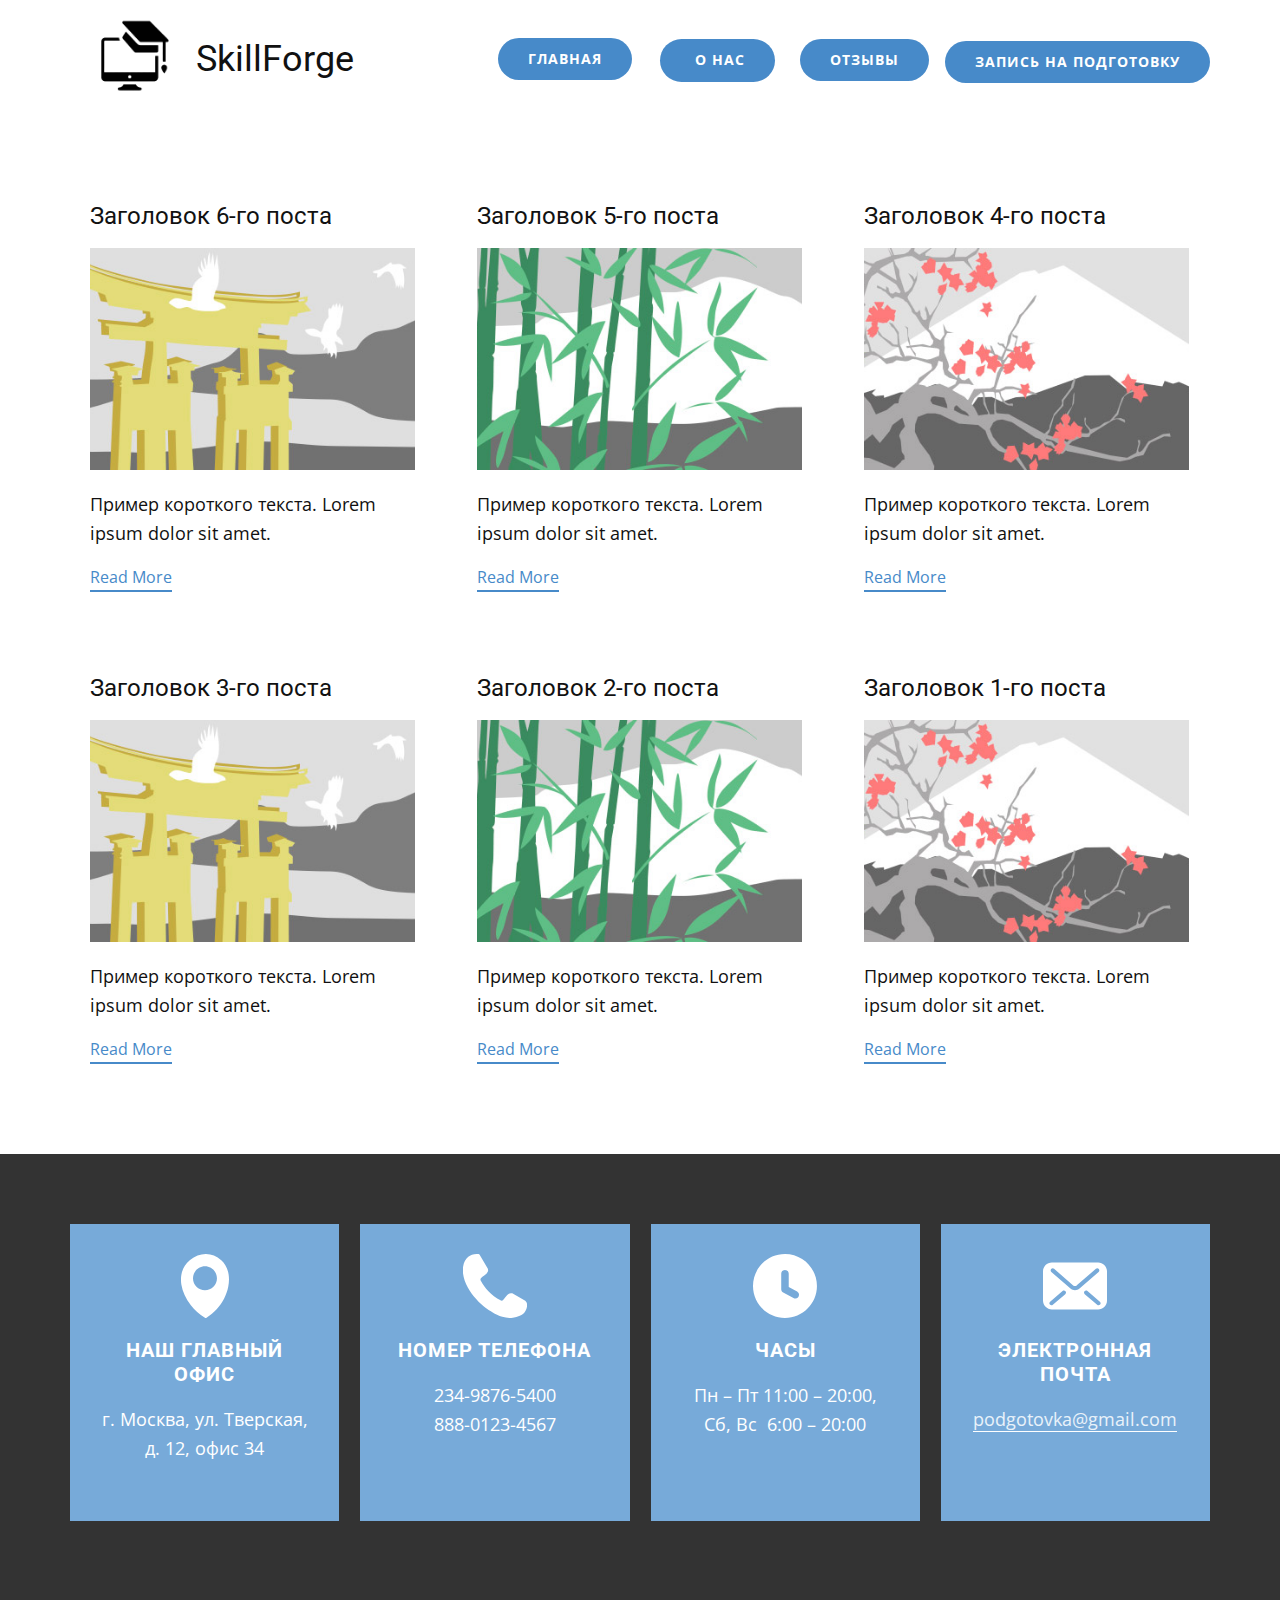
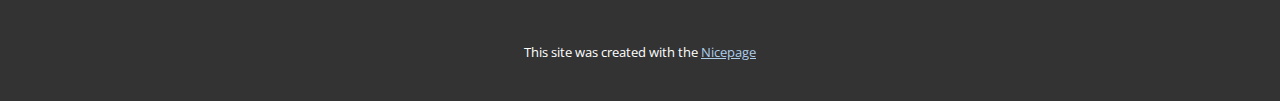
<file: site/blog/blog.html>
<!DOCTYPE html>
<html style="font-size: 16px;" lang="ru"><head>
    <meta name="viewport" content="width=device-width, initial-scale=1.0">
    <meta charset="utf-8">
    <meta name="keywords" content="">
    <meta name="description" content="">
    <title>Блог</title>
    <link rel="stylesheet" href="../nicepage.css" media="screen">
<link rel="stylesheet" href="../Blog-Template.css" media="screen">
    <script class="u-script" type="text/javascript" src="../jquery.js" defer=""></script>
    <script class="u-script" type="text/javascript" src="../nicepage.js" defer=""></script>
    <meta name="generator" content="Nicepage 7.1.0, nicepage.com">
    <link id="u-theme-google-font" rel="stylesheet" href="https://fonts.googleapis.com/css?family=Roboto:100,100i,300,300i,400,400i,500,500i,700,700i,900,900i|Open+Sans:300,300i,400,400i,500,500i,600,600i,700,700i,800,800i">
    
    
    
    <script type="application/ld+json">{
		"@context": "http://schema.org",
		"@type": "Organization",
		"name": "",
		"logo": "images/image-Photoroom3.png"
}</script>
    <meta name="theme-color" content="#478ac9">
  <meta data-intl-tel-input-cdn-path="intlTelInput/"></head>
  <body data-path-to-root="./" data-include-products="false" class="u-body u-xl-mode" data-lang="ru"><header class="u-clearfix u-header u-header" id="sec-0ac1"><div class="u-clearfix u-sheet u-sheet-1">
        <a href="#" class="u-image u-logo u-image-1" data-image-width="290" data-image-height="174">
          <img src="../images/image-Photoroom3.png" class="u-logo-image u-logo-image-1">
        </a>
        <h3 class="u-text u-text-default u-text-1"> SkillForge</h3>
        <a href="../#sec-51b4" class="u-btn u-btn-round u-button-style u-hover-palette-1-light-1 u-palette-1-base u-radius u-btn-1">Главная </a>
        <a href="" class="u-btn u-btn-round u-button-style u-hover-palette-1-light-1 u-palette-1-base u-radius u-btn-2">&nbsp;О нас </a>
        <a href="../#sec-8955" class="u-btn u-btn-round u-button-style u-hover-palette-1-light-1 u-palette-1-base u-radius u-btn-3">Отзывы </a>
        <a href="../#sec-573e" class="u-btn u-btn-round u-button-style u-hover-palette-1-light-1 u-palette-1-base u-radius u-btn-4">запись на подготовку </a>
      </div></header>
    <section class="u-clearfix u-section-1" id="sec-455e">
      <div class="u-clearfix u-sheet u-valign-middle u-sheet-1"><!--blog--><!--blog_options_json--><!--{"type":"Recent","source":"","tags":"","count":""}--><!--/blog_options_json-->
        <div class="u-blog u-expanded-width u-repeater u-repeater-1"><!--blog_post-->
          <div class="u-blog-post u-container-style u-repeater-item u-white u-repeater-item-1">
            <div class="u-container-layout u-similar-container u-valign-top u-container-layout-1"><!--blog_post_header-->
              <h4 class="u-blog-control u-text u-text-1">
                <a class="u-post-header-link" href="../blog/пост-5.html">Заголовок 6-го поста</a>
              </h4><!--/blog_post_header--><!--blog_post_image-->
              <a class="u-post-header-link" href="../blog/пост-5.html"><img alt="" class="u-blog-control u-expanded-width u-image u-image-default u-image-1" src="../images/8ad73f3c.jpeg"></a><!--/blog_post_image--><!--blog_post_content-->
              <div class="u-blog-control u-post-content u-text u-text-2 fr-view">Пример короткого текста. Lorem ipsum dolor sit amet.</div><!--/blog_post_content--><!--blog_post_readmore-->
              <a href="../blog/пост-5.html" class="u-blog-control u-border-2 u-border-palette-1-base u-btn u-btn-rectangle u-button-style u-none u-btn-1"><!--blog_post_readmore_content--><!--options_json--><!--{"content":"Read More","defaultValue":"Читать дальше"}--><!--/options_json-->Read More<!--/blog_post_readmore_content--></a><!--/blog_post_readmore-->
            </div>
          </div><div class="u-blog-post u-container-style u-repeater-item u-video-cover u-white">
            <div class="u-container-layout u-similar-container u-valign-top u-container-layout-2"><!--blog_post_header-->
              <h4 class="u-blog-control u-text u-text-3">
                <a class="u-post-header-link" href="../blog/пост-4.html">Заголовок 5-го поста</a>
              </h4><!--/blog_post_header--><!--blog_post_image-->
              <a class="u-post-header-link" href="../blog/пост-4.html"><img alt="" class="u-blog-control u-expanded-width u-image u-image-default u-image-2" src="../images/68f64b9d.jpeg"></a><!--/blog_post_image--><!--blog_post_content-->
              <div class="u-blog-control u-post-content u-text u-text-4 fr-view">Пример короткого текста. Lorem ipsum dolor sit amet.</div><!--/blog_post_content--><!--blog_post_readmore-->
              <a href="../blog/пост-4.html" class="u-blog-control u-border-2 u-border-palette-1-base u-btn u-btn-rectangle u-button-style u-none u-btn-2"><!--blog_post_readmore_content--><!--options_json--><!--{"content":"Read More","defaultValue":"Читать дальше"}--><!--/options_json-->Read More<!--/blog_post_readmore_content--></a><!--/blog_post_readmore-->
            </div>
          </div><div class="u-blog-post u-container-style u-repeater-item u-video-cover u-white">
            <div class="u-container-layout u-similar-container u-valign-top u-container-layout-3"><!--blog_post_header-->
              <h4 class="u-blog-control u-text u-text-5">
                <a class="u-post-header-link" href="../blog/пост-3.html">Заголовок 4-го поста</a>
              </h4><!--/blog_post_header--><!--blog_post_image-->
              <a class="u-post-header-link" href="../blog/пост-3.html"><img alt="" class="u-blog-control u-expanded-width u-image u-image-default u-image-3" src="../images/0fd3416c.jpeg"></a><!--/blog_post_image--><!--blog_post_content-->
              <div class="u-blog-control u-post-content u-text u-text-6 fr-view">Пример короткого текста. Lorem ipsum dolor sit amet.</div><!--/blog_post_content--><!--blog_post_readmore-->
              <a href="../blog/пост-3.html" class="u-blog-control u-border-2 u-border-palette-1-base u-btn u-btn-rectangle u-button-style u-none u-btn-3"><!--blog_post_readmore_content--><!--options_json--><!--{"content":"Read More","defaultValue":"Читать дальше"}--><!--/options_json-->Read More<!--/blog_post_readmore_content--></a><!--/blog_post_readmore-->
            </div>
          </div><div class="u-blog-post u-container-style u-repeater-item u-white u-repeater-item-1">
            <div class="u-container-layout u-similar-container u-valign-top u-container-layout-1"><!--blog_post_header-->
              <h4 class="u-blog-control u-text u-text-1">
                <a class="u-post-header-link" href="../blog/пост-2.html">Заголовок 3-го поста</a>
              </h4><!--/blog_post_header--><!--blog_post_image-->
              <a class="u-post-header-link" href="../blog/пост-2.html"><img alt="" class="u-blog-control u-expanded-width u-image u-image-default u-image-1" src="../images/8ad73f3c.jpeg"></a><!--/blog_post_image--><!--blog_post_content-->
              <div class="u-blog-control u-post-content u-text u-text-2 fr-view">Пример короткого текста. Lorem ipsum dolor sit amet.</div><!--/blog_post_content--><!--blog_post_readmore-->
              <a href="../blog/пост-2.html" class="u-blog-control u-border-2 u-border-palette-1-base u-btn u-btn-rectangle u-button-style u-none u-btn-1"><!--blog_post_readmore_content--><!--options_json--><!--{"content":"Read More","defaultValue":"Читать дальше"}--><!--/options_json-->Read More<!--/blog_post_readmore_content--></a><!--/blog_post_readmore-->
            </div>
          </div><div class="u-blog-post u-container-style u-repeater-item u-video-cover u-white">
            <div class="u-container-layout u-similar-container u-valign-top u-container-layout-2"><!--blog_post_header-->
              <h4 class="u-blog-control u-text u-text-3">
                <a class="u-post-header-link" href="../blog/пост-1.html">Заголовок 2-го поста</a>
              </h4><!--/blog_post_header--><!--blog_post_image-->
              <a class="u-post-header-link" href="../blog/пост-1.html"><img alt="" class="u-blog-control u-expanded-width u-image u-image-default u-image-2" src="../images/68f64b9d.jpeg"></a><!--/blog_post_image--><!--blog_post_content-->
              <div class="u-blog-control u-post-content u-text u-text-4 fr-view">Пример короткого текста. Lorem ipsum dolor sit amet.</div><!--/blog_post_content--><!--blog_post_readmore-->
              <a href="../blog/пост-1.html" class="u-blog-control u-border-2 u-border-palette-1-base u-btn u-btn-rectangle u-button-style u-none u-btn-2"><!--blog_post_readmore_content--><!--options_json--><!--{"content":"Read More","defaultValue":"Читать дальше"}--><!--/options_json-->Read More<!--/blog_post_readmore_content--></a><!--/blog_post_readmore-->
            </div>
          </div><div class="u-blog-post u-container-style u-repeater-item u-video-cover u-white">
            <div class="u-container-layout u-similar-container u-valign-top u-container-layout-3"><!--blog_post_header-->
              <h4 class="u-blog-control u-text u-text-5">
                <a class="u-post-header-link" href="../blog/пост.html">Заголовок 1-го поста</a>
              </h4><!--/blog_post_header--><!--blog_post_image-->
              <a class="u-post-header-link" href="../blog/пост.html"><img alt="" class="u-blog-control u-expanded-width u-image u-image-default u-image-3" src="../images/0fd3416c.jpeg"></a><!--/blog_post_image--><!--blog_post_content-->
              <div class="u-blog-control u-post-content u-text u-text-6 fr-view">Пример короткого текста. Lorem ipsum dolor sit amet.</div><!--/blog_post_content--><!--blog_post_readmore-->
              <a href="../blog/пост.html" class="u-blog-control u-border-2 u-border-palette-1-base u-btn u-btn-rectangle u-button-style u-none u-btn-3"><!--blog_post_readmore_content--><!--options_json--><!--{"content":"Read More","defaultValue":"Читать дальше"}--><!--/options_json-->Read More<!--/blog_post_readmore_content--></a><!--/blog_post_readmore-->
            </div>
          </div><!--/blog_post--><!--blog_post-->
          <!--/blog_post--><!--blog_post-->
          <!--/blog_post-->
        </div><!--/blog-->
      </div>
    </section>
    
    
    
    <footer class="u-align-center u-clearfix u-container-align-center u-footer u-grey-80 u-footer" id="sec-314f"><div class="u-clearfix u-sheet u-sheet-1">
        <div class="u-expanded-width u-list u-list-1">
          <div class="u-repeater u-repeater-1">
            <div class="u-align-center u-container-align-center u-container-style u-list-item u-palette-1-light-1 u-repeater-item">
              <div class="u-container-layout u-similar-container u-valign-top u-container-layout-1">
                <span class="u-icon u-icon-circle u-icon-1" data-animation-name="" data-animation-duration="0" data-animation-delay="0" data-animation-direction="">
                  <svg class="u-svg-link" preserveAspectRatio="xMidYMin slice" viewBox="0 0 122.9 122.9" style=""><use xlink:href="#svg-5160"></use></svg>
                  <svg class="u-svg-content" viewBox="0 0 122.9 122.9" x="0px" y="0px" id="svg-5160"><path d="M100.5,21.4c-2.1-3.5-4.7-6.7-7.8-9.5c-8.8-8-19-11.8-29.2-11.9C52.8-0.1,42.1,3.9,32.7,11.3c-4.1,3.3-7.4,7-10,11.1
	C16,32.9,14,45.8,16.1,59.2c2.2,13.1,8.3,26.8,18.2,39.1c7.1,9,16.2,17.2,27,24.1c1,0.6,2.2,0.6,3.1-0.1c7.3-4.4,13.8-9.9,19.4-16.1
	l0,0c11.4-12.5,19.1-27.8,22.2-42.8C109.1,48.2,107.6,33.2,100.5,21.4z M61.4,69.7c-12.7,0-23-10.3-23-23s10.3-23,23-23
	s23,10.3,23,23S74.1,69.7,61.4,69.7z"></path></svg>
                </span>
                <h5 class="u-text u-text-1">наш главный офис</h5>
                <p class="u-text u-text-body-alt-color u-text-2"> г. Москва, ул. Тверская, д. 12, офис 34</p>
              </div>
            </div>
            <div class="u-align-center u-container-align-center u-container-style u-list-item u-palette-1-light-1 u-repeater-item">
              <div class="u-container-layout u-similar-container u-valign-top u-container-layout-2">
                <span class="u-icon u-icon-circle u-icon-2" data-animation-name="" data-animation-duration="0" data-animation-delay="0" data-animation-direction="">
                  <svg class="u-svg-link" preserveAspectRatio="xMidYMin slice" viewBox="0 0 122.88 122.27" style=""><use xlink:href="#svg-9b21"></use></svg>
                  <svg class="u-svg-content" viewBox="0 0 122.88 122.27" x="0px" y="0px" id="svg-9b21" style="enable-background:new 0 0 122.88 122.27"><path d="M33.84,50.25c4.13,7.45,8.89,14.6,15.07,21.12c6.2,6.56,13.91,12.53,23.89,17.63c0.74,0.36,1.44,0.36,2.07,0.11 c0.95-0.36,1.92-1.15,2.87-2.1c0.74-0.74,1.66-1.92,2.62-3.21c3.84-5.05,8.59-11.32,15.3-8.18c0.15,0.07,0.26,0.15,0.41,0.21 l22.38,12.87c0.07,0.04,0.15,0.11,0.21,0.15c2.95,2.03,4.17,5.16,4.2,8.71c0,3.61-1.33,7.67-3.28,11.1 c-2.58,4.53-6.38,7.53-10.76,9.51c-4.17,1.92-8.81,2.95-13.27,3.61c-7,1.03-13.56,0.37-20.27-1.69 c-6.56-2.03-13.17-5.38-20.39-9.84l-0.53-0.34c-3.31-2.07-6.89-4.28-10.4-6.89C31.12,93.32,18.03,79.31,9.5,63.89 C2.35,50.95-1.55,36.98,0.58,23.67c1.18-7.3,4.31-13.94,9.77-18.32c4.76-3.84,11.17-5.94,19.47-5.2c0.95,0.07,1.8,0.62,2.25,1.44 l14.35,24.26c2.1,2.72,2.36,5.42,1.21,8.12c-0.95,2.21-2.87,4.25-5.49,6.15c-0.77,0.66-1.69,1.33-2.66,2.03 c-3.21,2.33-6.86,5.02-5.61,8.18L33.84,50.25L33.84,50.25L33.84,50.25z"></path></svg>
                </span>
                <h5 class="u-text u-text-3">номер телефона</h5>
                <p class="u-text u-text-body-alt-color u-text-4">234-9876-5400<br>888-0123-4567
                </p>
              </div>
            </div>
            <div class="u-align-center u-container-align-center u-container-style u-list-item u-palette-1-light-1 u-repeater-item">
              <div class="u-container-layout u-similar-container u-valign-top u-container-layout-3">
                <span class="u-icon u-icon-circle u-icon-3" data-animation-name="" data-animation-duration="0" data-animation-delay="0" data-animation-direction="">
                  <svg class="u-svg-link" preserveAspectRatio="xMidYMin slice" viewBox="0 0 122.9 122.9" style=""><use xlink:href="#svg-a740"></use></svg>
                  <svg class="u-svg-content" viewBox="0 0 122.9 122.9" x="0px" y="0px" id="svg-a740"><path d="M61.4,0C27.5,0,0,27.5,0,61.4s27.5,61.4,61.4,61.4s61.4-27.5,61.4-61.4S95.4,0,61.4,0z M77.7,84.4L77.7,84.4L58,73.9
	c-2.3-1.2-3.8-3.7-3.8-6.3h0l0-29.9c0-9.4,14.4-9.4,14.4,0v25.8L84.8,72c0.1,0,0.2,0.1,0.2,0.2l0.1,0.1
	C92.7,77.2,85.7,89.1,77.7,84.4z"></path></svg>
                </span>
                <h5 class="u-text u-text-5">Часы</h5>
                <p class="u-text u-text-body-alt-color u-text-6"> Пн – Пт 11:00 – 20:00, Сб, Вс&nbsp; 6:00 – 20:00</p>
              </div>
            </div>
            <div class="u-align-center u-container-align-center u-container-style u-list-item u-palette-1-light-1 u-repeater-item">
              <div class="u-container-layout u-similar-container u-valign-top u-container-layout-4">
                <span class="u-icon u-icon-circle u-icon-4" data-animation-name="" data-animation-duration="0" data-animation-delay="0" data-animation-direction="">
                  <svg class="u-svg-link" preserveAspectRatio="xMidYMin slice" viewBox="0 0 800 800" style=""><use xlink:href="#svg-dd2b"></use></svg>
                  <svg class="u-svg-content" viewBox="0 0 800 800" x="0px" y="0px" id="svg-dd2b"><path d="M688.9,106.1H111.1C49.7,106.1,0,155.9,0,217.2v365.6c0,61.3,49.7,111.1,111.1,111.1h577.9c61.3,0,111.1-49.7,111.1-111.1
	V217.2C800,155.9,750.3,106.1,688.9,106.1z M278.4,502.7L122.9,635.4c-11,9.4-27.5,8.1-36.8-2.9c-9.4-11-8.1-27.5,2.9-36.8
	l155.5-132.7c11-9.4,27.5-8.1,36.8,2.9C290.7,476.8,289.4,493.3,278.4,502.7z M400,452.2c-20.8-0.1-41-7-56.7-20.6l0,0l0,0
	c0,0,0,0,0,0L104.6,224.5c-10.9-9.5-12.1-26-2.6-36.8c9.5-10.9,26-12.1,36.8-2.6l238.7,207.2c5.1,4.5,13.5,7.8,22.4,7.8
	c8.9,0,17.2-3.2,22.6-7.9l0.1-0.1l238.5-207c10.9-9.5,27.4-8.3,36.8,2.6c9.4,10.9,8.3,27.4-2.6,36.8L456.7,431.7
	C441,445.2,420.8,452.2,400,452.2z M714,632.5c-9.4,11-25.9,12.3-36.8,2.9L521.6,502.7c-11-9.4-12.3-25.9-2.9-36.8
	c9.4-11,25.9-12.3,36.8-2.9l155.5,132.7C722,605,723.3,621.5,714,632.5z"></path></svg>
                </span>
                <h5 class="u-text u-text-7">Электронная почта</h5>
                <p class="u-text u-text-body-alt-color u-text-8">
                  <a href="../mailto:hello@theme.com" class="u-active-none u-border-1 u-border-active-palette-1-light-2 u-border-hover-palette-1-light-2 u-border-no-left u-border-no-right u-border-no-top u-border-white u-btn u-button-link u-button-style u-hover-none u-none u-text-active-white u-text-hover-white u-text-palette-1-light-3 u-btn-1">podgotovka@gmail.com</a>
                </p>
              </div>
            </div>
          </div>
        </div>
      </div></footer>
    <section class="u-backlink u-clearfix u-grey-80">
      <p class="u-text">
        <span>This site was created with the </span>
        <a class="u-link" href="https://nicepage.com/" target="_blank" rel="nofollow">
          <span>Nicepage</span>
        </a>
      </p>
    </section>
  
</body></html>
</file>
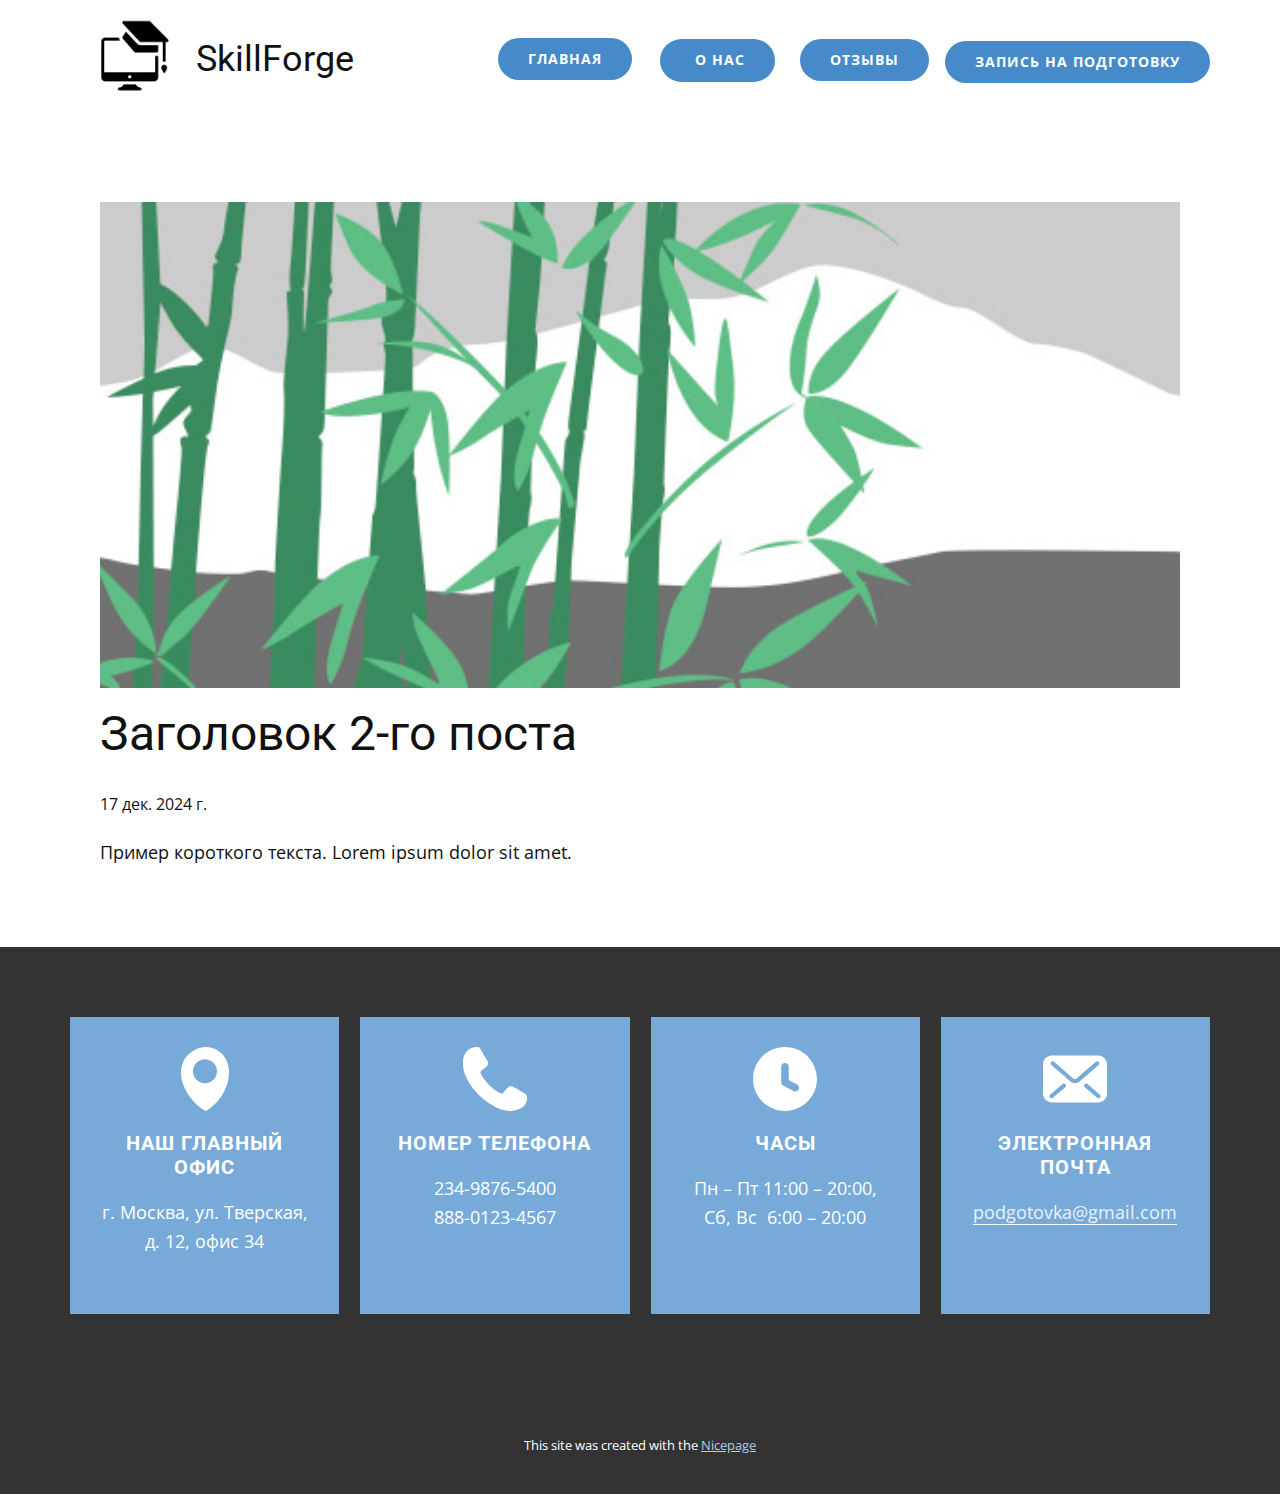
<file: site/blog/пост-1.html>
<!DOCTYPE html>
<html style="font-size: 16px;" lang="ru"><head>
    <meta name="viewport" content="width=device-width, initial-scale=1.0">
    <meta charset="utf-8">
    <meta name="keywords" content="Заголовок 1-го поста">
    <meta name="description" content="">
    <title>Заголовок 2-го поста</title>
    <link rel="stylesheet" href="../nicepage.css" media="screen">
<link rel="stylesheet" href="../Post-Template.css" media="screen">
    <script class="u-script" type="text/javascript" src="../jquery.js" defer=""></script>
    <script class="u-script" type="text/javascript" src="../nicepage.js" defer=""></script>
    <meta name="generator" content="Nicepage 7.1.0, nicepage.com">
    <link id="u-theme-google-font" rel="stylesheet" href="https://fonts.googleapis.com/css?family=Roboto:100,100i,300,300i,400,400i,500,500i,700,700i,900,900i|Open+Sans:300,300i,400,400i,500,500i,600,600i,700,700i,800,800i">
    
    
    
    <script type="application/ld+json">{
		"@context": "http://schema.org",
		"@type": "Organization",
		"name": "",
		"logo": "images/image-Photoroom3.png"
}</script>
    <meta name="theme-color" content="#478ac9">
  <meta data-intl-tel-input-cdn-path="intlTelInput/"></head>
  <body data-path-to-root="./" data-include-products="false" class="u-body u-xl-mode" data-lang="ru"><header class="u-clearfix u-header u-header" id="sec-0ac1"><div class="u-clearfix u-sheet u-sheet-1">
        <a href="#" class="u-image u-logo u-image-1" data-image-width="290" data-image-height="174">
          <img src="../images/image-Photoroom3.png" class="u-logo-image u-logo-image-1">
        </a>
        <h3 class="u-text u-text-default u-text-1"> SkillForge</h3>
        <a href="../#sec-51b4" class="u-btn u-btn-round u-button-style u-hover-palette-1-light-1 u-palette-1-base u-radius u-btn-1">Главная </a>
        <a href="" class="u-btn u-btn-round u-button-style u-hover-palette-1-light-1 u-palette-1-base u-radius u-btn-2">&nbsp;О нас </a>
        <a href="../#sec-8955" class="u-btn u-btn-round u-button-style u-hover-palette-1-light-1 u-palette-1-base u-radius u-btn-3">Отзывы </a>
        <a href="../#sec-573e" class="u-btn u-btn-round u-button-style u-hover-palette-1-light-1 u-palette-1-base u-radius u-btn-4">запись на подготовку </a>
      </div></header>
    <section class="u-align-center u-clearfix u-section-1" id="sec-9353">
      <div class="u-clearfix u-sheet u-valign-middle-md u-valign-middle-sm u-valign-middle-xs u-sheet-1"><!--post_details--><!--post_details_options_json--><!--{"source":""}--><!--/post_details_options_json--><!--blog_post-->
        <div class="u-container-style u-expanded-width u-post-details u-post-details-1">
          <div class="u-container-layout u-valign-middle u-container-layout-1"><!--blog_post_image-->
            <img alt="" class="u-blog-control u-expanded-width u-image u-image-default u-image-1" src="../images/68f64b9d.jpeg"><!--/blog_post_image--><!--blog_post_header-->
            <h2 class="u-blog-control u-text u-text-1">Заголовок 2-го поста</h2><!--/blog_post_header--><!--blog_post_metadata-->
            <div class="u-blog-control u-metadata u-metadata-1"><!--blog_post_metadata_date-->
              <span class="u-meta-date u-meta-icon">17 дек. 2024 г.</span><!--/blog_post_metadata_date--><!--blog_post_metadata_category-->
              <!--/blog_post_metadata_category--><!--blog_post_metadata_comments-->
              <!--/blog_post_metadata_comments-->
            </div><!--/blog_post_metadata--><!--blog_post_content-->
            <div class="u-align-justify u-blog-control u-post-content u-text u-text-2 fr-view">
  <p>Пример короткого текста. Lorem ipsum dolor sit amet.</p>
  </div><!--/blog_post_content-->
          </div>
        </div><!--/blog_post--><!--/post_details-->
      </div>
    </section>
    
    
    
    <footer class="u-align-center u-clearfix u-container-align-center u-footer u-grey-80 u-footer" id="sec-314f"><div class="u-clearfix u-sheet u-sheet-1">
        <div class="u-expanded-width u-list u-list-1">
          <div class="u-repeater u-repeater-1">
            <div class="u-align-center u-container-align-center u-container-style u-list-item u-palette-1-light-1 u-repeater-item">
              <div class="u-container-layout u-similar-container u-valign-top u-container-layout-1">
                <span class="u-icon u-icon-circle u-icon-1" data-animation-name="" data-animation-duration="0" data-animation-delay="0" data-animation-direction="">
                  <svg class="u-svg-link" preserveAspectRatio="xMidYMin slice" viewBox="0 0 122.9 122.9" style=""><use xlink:href="#svg-5160"></use></svg>
                  <svg class="u-svg-content" viewBox="0 0 122.9 122.9" x="0px" y="0px" id="svg-5160"><path d="M100.5,21.4c-2.1-3.5-4.7-6.7-7.8-9.5c-8.8-8-19-11.8-29.2-11.9C52.8-0.1,42.1,3.9,32.7,11.3c-4.1,3.3-7.4,7-10,11.1
	C16,32.9,14,45.8,16.1,59.2c2.2,13.1,8.3,26.8,18.2,39.1c7.1,9,16.2,17.2,27,24.1c1,0.6,2.2,0.6,3.1-0.1c7.3-4.4,13.8-9.9,19.4-16.1
	l0,0c11.4-12.5,19.1-27.8,22.2-42.8C109.1,48.2,107.6,33.2,100.5,21.4z M61.4,69.7c-12.7,0-23-10.3-23-23s10.3-23,23-23
	s23,10.3,23,23S74.1,69.7,61.4,69.7z"></path></svg>
                </span>
                <h5 class="u-text u-text-1">наш главный офис</h5>
                <p class="u-text u-text-body-alt-color u-text-2"> г. Москва, ул. Тверская, д. 12, офис 34</p>
              </div>
            </div>
            <div class="u-align-center u-container-align-center u-container-style u-list-item u-palette-1-light-1 u-repeater-item">
              <div class="u-container-layout u-similar-container u-valign-top u-container-layout-2">
                <span class="u-icon u-icon-circle u-icon-2" data-animation-name="" data-animation-duration="0" data-animation-delay="0" data-animation-direction="">
                  <svg class="u-svg-link" preserveAspectRatio="xMidYMin slice" viewBox="0 0 122.88 122.27" style=""><use xlink:href="#svg-9b21"></use></svg>
                  <svg class="u-svg-content" viewBox="0 0 122.88 122.27" x="0px" y="0px" id="svg-9b21" style="enable-background:new 0 0 122.88 122.27"><path d="M33.84,50.25c4.13,7.45,8.89,14.6,15.07,21.12c6.2,6.56,13.91,12.53,23.89,17.63c0.74,0.36,1.44,0.36,2.07,0.11 c0.95-0.36,1.92-1.15,2.87-2.1c0.74-0.74,1.66-1.92,2.62-3.21c3.84-5.05,8.59-11.32,15.3-8.18c0.15,0.07,0.26,0.15,0.41,0.21 l22.38,12.87c0.07,0.04,0.15,0.11,0.21,0.15c2.95,2.03,4.17,5.16,4.2,8.71c0,3.61-1.33,7.67-3.28,11.1 c-2.58,4.53-6.38,7.53-10.76,9.51c-4.17,1.92-8.81,2.95-13.27,3.61c-7,1.03-13.56,0.37-20.27-1.69 c-6.56-2.03-13.17-5.38-20.39-9.84l-0.53-0.34c-3.31-2.07-6.89-4.28-10.4-6.89C31.12,93.32,18.03,79.31,9.5,63.89 C2.35,50.95-1.55,36.98,0.58,23.67c1.18-7.3,4.31-13.94,9.77-18.32c4.76-3.84,11.17-5.94,19.47-5.2c0.95,0.07,1.8,0.62,2.25,1.44 l14.35,24.26c2.1,2.72,2.36,5.42,1.21,8.12c-0.95,2.21-2.87,4.25-5.49,6.15c-0.77,0.66-1.69,1.33-2.66,2.03 c-3.21,2.33-6.86,5.02-5.61,8.18L33.84,50.25L33.84,50.25L33.84,50.25z"></path></svg>
                </span>
                <h5 class="u-text u-text-3">номер телефона</h5>
                <p class="u-text u-text-body-alt-color u-text-4">234-9876-5400<br>888-0123-4567
                </p>
              </div>
            </div>
            <div class="u-align-center u-container-align-center u-container-style u-list-item u-palette-1-light-1 u-repeater-item">
              <div class="u-container-layout u-similar-container u-valign-top u-container-layout-3">
                <span class="u-icon u-icon-circle u-icon-3" data-animation-name="" data-animation-duration="0" data-animation-delay="0" data-animation-direction="">
                  <svg class="u-svg-link" preserveAspectRatio="xMidYMin slice" viewBox="0 0 122.9 122.9" style=""><use xlink:href="#svg-a740"></use></svg>
                  <svg class="u-svg-content" viewBox="0 0 122.9 122.9" x="0px" y="0px" id="svg-a740"><path d="M61.4,0C27.5,0,0,27.5,0,61.4s27.5,61.4,61.4,61.4s61.4-27.5,61.4-61.4S95.4,0,61.4,0z M77.7,84.4L77.7,84.4L58,73.9
	c-2.3-1.2-3.8-3.7-3.8-6.3h0l0-29.9c0-9.4,14.4-9.4,14.4,0v25.8L84.8,72c0.1,0,0.2,0.1,0.2,0.2l0.1,0.1
	C92.7,77.2,85.7,89.1,77.7,84.4z"></path></svg>
                </span>
                <h5 class="u-text u-text-5">Часы</h5>
                <p class="u-text u-text-body-alt-color u-text-6"> Пн – Пт 11:00 – 20:00, Сб, Вс&nbsp; 6:00 – 20:00</p>
              </div>
            </div>
            <div class="u-align-center u-container-align-center u-container-style u-list-item u-palette-1-light-1 u-repeater-item">
              <div class="u-container-layout u-similar-container u-valign-top u-container-layout-4">
                <span class="u-icon u-icon-circle u-icon-4" data-animation-name="" data-animation-duration="0" data-animation-delay="0" data-animation-direction="">
                  <svg class="u-svg-link" preserveAspectRatio="xMidYMin slice" viewBox="0 0 800 800" style=""><use xlink:href="#svg-dd2b"></use></svg>
                  <svg class="u-svg-content" viewBox="0 0 800 800" x="0px" y="0px" id="svg-dd2b"><path d="M688.9,106.1H111.1C49.7,106.1,0,155.9,0,217.2v365.6c0,61.3,49.7,111.1,111.1,111.1h577.9c61.3,0,111.1-49.7,111.1-111.1
	V217.2C800,155.9,750.3,106.1,688.9,106.1z M278.4,502.7L122.9,635.4c-11,9.4-27.5,8.1-36.8-2.9c-9.4-11-8.1-27.5,2.9-36.8
	l155.5-132.7c11-9.4,27.5-8.1,36.8,2.9C290.7,476.8,289.4,493.3,278.4,502.7z M400,452.2c-20.8-0.1-41-7-56.7-20.6l0,0l0,0
	c0,0,0,0,0,0L104.6,224.5c-10.9-9.5-12.1-26-2.6-36.8c9.5-10.9,26-12.1,36.8-2.6l238.7,207.2c5.1,4.5,13.5,7.8,22.4,7.8
	c8.9,0,17.2-3.2,22.6-7.9l0.1-0.1l238.5-207c10.9-9.5,27.4-8.3,36.8,2.6c9.4,10.9,8.3,27.4-2.6,36.8L456.7,431.7
	C441,445.2,420.8,452.2,400,452.2z M714,632.5c-9.4,11-25.9,12.3-36.8,2.9L521.6,502.7c-11-9.4-12.3-25.9-2.9-36.8
	c9.4-11,25.9-12.3,36.8-2.9l155.5,132.7C722,605,723.3,621.5,714,632.5z"></path></svg>
                </span>
                <h5 class="u-text u-text-7">Электронная почта</h5>
                <p class="u-text u-text-body-alt-color u-text-8">
                  <a href="../mailto:hello@theme.com" class="u-active-none u-border-1 u-border-active-palette-1-light-2 u-border-hover-palette-1-light-2 u-border-no-left u-border-no-right u-border-no-top u-border-white u-btn u-button-link u-button-style u-hover-none u-none u-text-active-white u-text-hover-white u-text-palette-1-light-3 u-btn-1">podgotovka@gmail.com</a>
                </p>
              </div>
            </div>
          </div>
        </div>
      </div></footer>
    <section class="u-backlink u-clearfix u-grey-80">
      <p class="u-text">
        <span>This site was created with the </span>
        <a class="u-link" href="https://nicepage.com/" target="_blank" rel="nofollow">
          <span>Nicepage</span>
        </a>
      </p>
    </section>
  
</body></html>
</file>
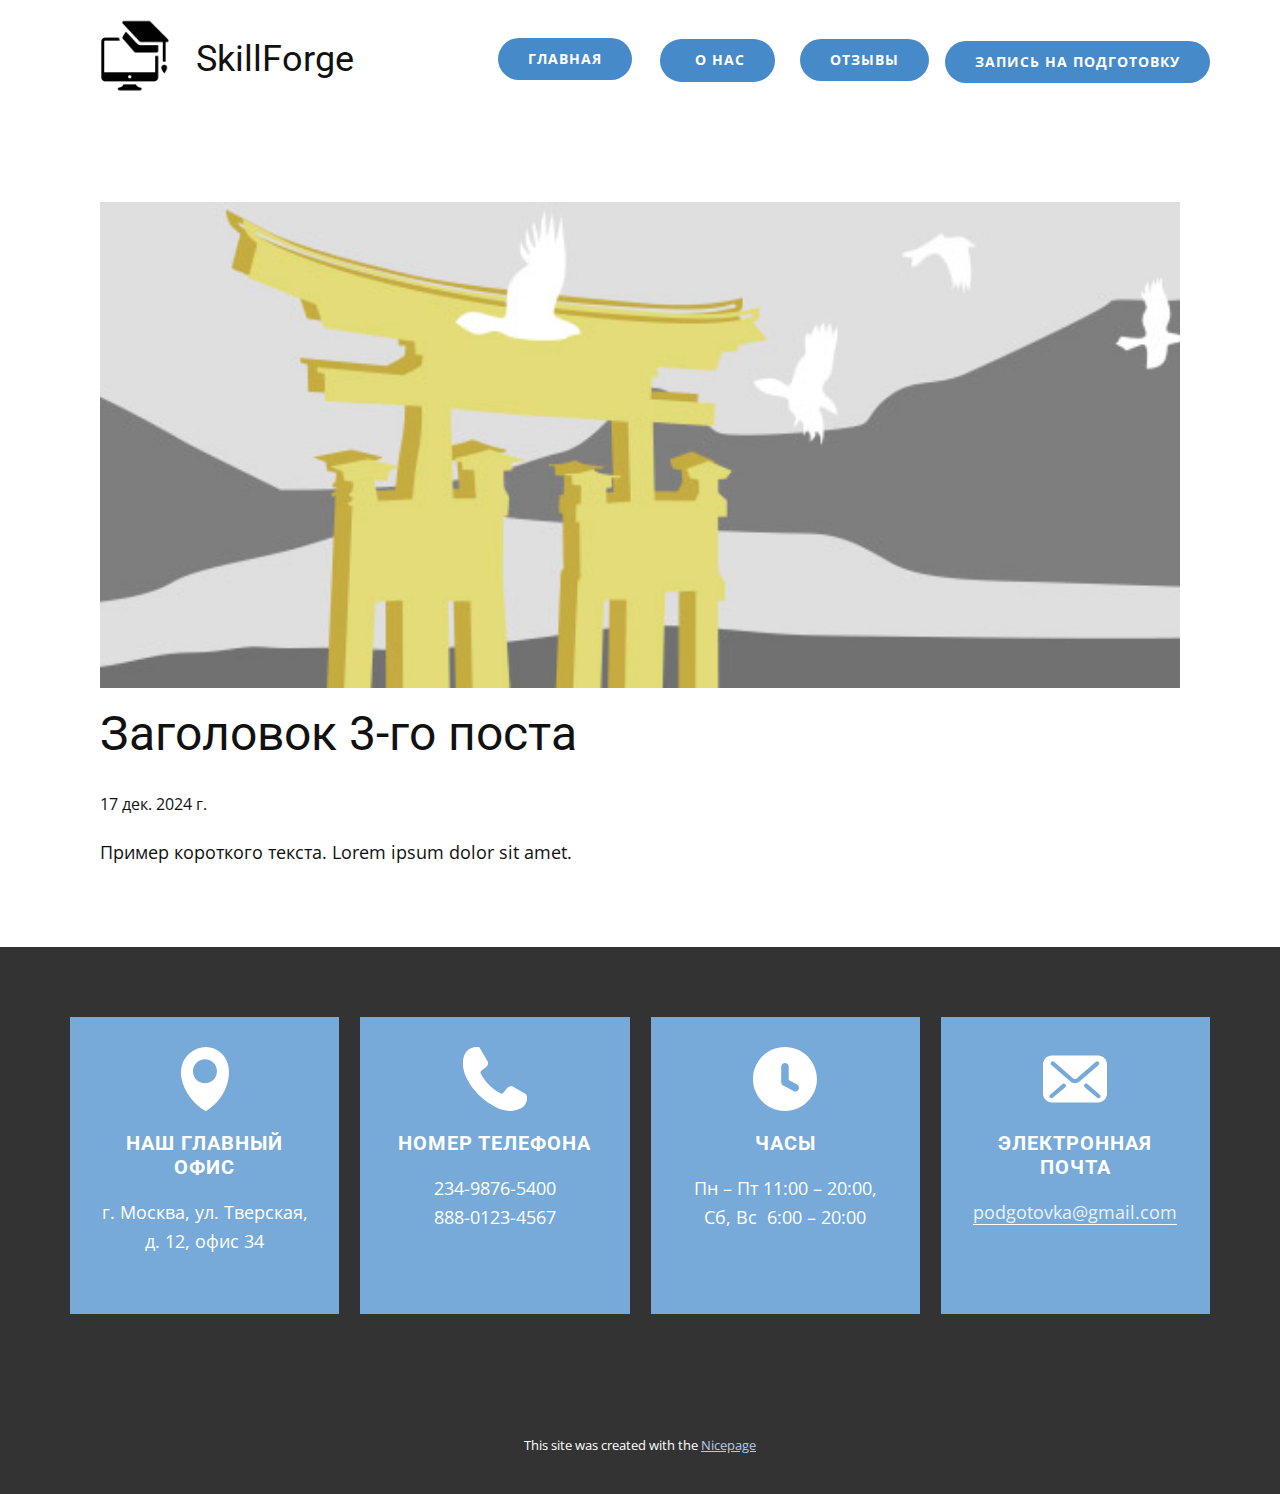
<file: site/blog/пост-2.html>
<!DOCTYPE html>
<html style="font-size: 16px;" lang="ru"><head>
    <meta name="viewport" content="width=device-width, initial-scale=1.0">
    <meta charset="utf-8">
    <meta name="keywords" content="Заголовок 1-го поста">
    <meta name="description" content="">
    <title>Заголовок 3-го поста</title>
    <link rel="stylesheet" href="../nicepage.css" media="screen">
<link rel="stylesheet" href="../Post-Template.css" media="screen">
    <script class="u-script" type="text/javascript" src="../jquery.js" defer=""></script>
    <script class="u-script" type="text/javascript" src="../nicepage.js" defer=""></script>
    <meta name="generator" content="Nicepage 7.1.0, nicepage.com">
    <link id="u-theme-google-font" rel="stylesheet" href="https://fonts.googleapis.com/css?family=Roboto:100,100i,300,300i,400,400i,500,500i,700,700i,900,900i|Open+Sans:300,300i,400,400i,500,500i,600,600i,700,700i,800,800i">
    
    
    
    <script type="application/ld+json">{
		"@context": "http://schema.org",
		"@type": "Organization",
		"name": "",
		"logo": "images/image-Photoroom3.png"
}</script>
    <meta name="theme-color" content="#478ac9">
  <meta data-intl-tel-input-cdn-path="intlTelInput/"></head>
  <body data-path-to-root="./" data-include-products="false" class="u-body u-xl-mode" data-lang="ru"><header class="u-clearfix u-header u-header" id="sec-0ac1"><div class="u-clearfix u-sheet u-sheet-1">
        <a href="#" class="u-image u-logo u-image-1" data-image-width="290" data-image-height="174">
          <img src="../images/image-Photoroom3.png" class="u-logo-image u-logo-image-1">
        </a>
        <h3 class="u-text u-text-default u-text-1"> SkillForge</h3>
        <a href="../#sec-51b4" class="u-btn u-btn-round u-button-style u-hover-palette-1-light-1 u-palette-1-base u-radius u-btn-1">Главная </a>
        <a href="" class="u-btn u-btn-round u-button-style u-hover-palette-1-light-1 u-palette-1-base u-radius u-btn-2">&nbsp;О нас </a>
        <a href="../#sec-8955" class="u-btn u-btn-round u-button-style u-hover-palette-1-light-1 u-palette-1-base u-radius u-btn-3">Отзывы </a>
        <a href="../#sec-573e" class="u-btn u-btn-round u-button-style u-hover-palette-1-light-1 u-palette-1-base u-radius u-btn-4">запись на подготовку </a>
      </div></header>
    <section class="u-align-center u-clearfix u-section-1" id="sec-9353">
      <div class="u-clearfix u-sheet u-valign-middle-md u-valign-middle-sm u-valign-middle-xs u-sheet-1"><!--post_details--><!--post_details_options_json--><!--{"source":""}--><!--/post_details_options_json--><!--blog_post-->
        <div class="u-container-style u-expanded-width u-post-details u-post-details-1">
          <div class="u-container-layout u-valign-middle u-container-layout-1"><!--blog_post_image-->
            <img alt="" class="u-blog-control u-expanded-width u-image u-image-default u-image-1" src="../images/8ad73f3c.jpeg"><!--/blog_post_image--><!--blog_post_header-->
            <h2 class="u-blog-control u-text u-text-1">Заголовок 3-го поста</h2><!--/blog_post_header--><!--blog_post_metadata-->
            <div class="u-blog-control u-metadata u-metadata-1"><!--blog_post_metadata_date-->
              <span class="u-meta-date u-meta-icon">17 дек. 2024 г.</span><!--/blog_post_metadata_date--><!--blog_post_metadata_category-->
              <!--/blog_post_metadata_category--><!--blog_post_metadata_comments-->
              <!--/blog_post_metadata_comments-->
            </div><!--/blog_post_metadata--><!--blog_post_content-->
            <div class="u-align-justify u-blog-control u-post-content u-text u-text-2 fr-view">
  <p>Пример короткого текста. Lorem ipsum dolor sit amet.</p>
  </div><!--/blog_post_content-->
          </div>
        </div><!--/blog_post--><!--/post_details-->
      </div>
    </section>
    
    
    
    <footer class="u-align-center u-clearfix u-container-align-center u-footer u-grey-80 u-footer" id="sec-314f"><div class="u-clearfix u-sheet u-sheet-1">
        <div class="u-expanded-width u-list u-list-1">
          <div class="u-repeater u-repeater-1">
            <div class="u-align-center u-container-align-center u-container-style u-list-item u-palette-1-light-1 u-repeater-item">
              <div class="u-container-layout u-similar-container u-valign-top u-container-layout-1">
                <span class="u-icon u-icon-circle u-icon-1" data-animation-name="" data-animation-duration="0" data-animation-delay="0" data-animation-direction="">
                  <svg class="u-svg-link" preserveAspectRatio="xMidYMin slice" viewBox="0 0 122.9 122.9" style=""><use xlink:href="#svg-5160"></use></svg>
                  <svg class="u-svg-content" viewBox="0 0 122.9 122.9" x="0px" y="0px" id="svg-5160"><path d="M100.5,21.4c-2.1-3.5-4.7-6.7-7.8-9.5c-8.8-8-19-11.8-29.2-11.9C52.8-0.1,42.1,3.9,32.7,11.3c-4.1,3.3-7.4,7-10,11.1
	C16,32.9,14,45.8,16.1,59.2c2.2,13.1,8.3,26.8,18.2,39.1c7.1,9,16.2,17.2,27,24.1c1,0.6,2.2,0.6,3.1-0.1c7.3-4.4,13.8-9.9,19.4-16.1
	l0,0c11.4-12.5,19.1-27.8,22.2-42.8C109.1,48.2,107.6,33.2,100.5,21.4z M61.4,69.7c-12.7,0-23-10.3-23-23s10.3-23,23-23
	s23,10.3,23,23S74.1,69.7,61.4,69.7z"></path></svg>
                </span>
                <h5 class="u-text u-text-1">наш главный офис</h5>
                <p class="u-text u-text-body-alt-color u-text-2"> г. Москва, ул. Тверская, д. 12, офис 34</p>
              </div>
            </div>
            <div class="u-align-center u-container-align-center u-container-style u-list-item u-palette-1-light-1 u-repeater-item">
              <div class="u-container-layout u-similar-container u-valign-top u-container-layout-2">
                <span class="u-icon u-icon-circle u-icon-2" data-animation-name="" data-animation-duration="0" data-animation-delay="0" data-animation-direction="">
                  <svg class="u-svg-link" preserveAspectRatio="xMidYMin slice" viewBox="0 0 122.88 122.27" style=""><use xlink:href="#svg-9b21"></use></svg>
                  <svg class="u-svg-content" viewBox="0 0 122.88 122.27" x="0px" y="0px" id="svg-9b21" style="enable-background:new 0 0 122.88 122.27"><path d="M33.84,50.25c4.13,7.45,8.89,14.6,15.07,21.12c6.2,6.56,13.91,12.53,23.89,17.63c0.74,0.36,1.44,0.36,2.07,0.11 c0.95-0.36,1.92-1.15,2.87-2.1c0.74-0.74,1.66-1.92,2.62-3.21c3.84-5.05,8.59-11.32,15.3-8.18c0.15,0.07,0.26,0.15,0.41,0.21 l22.38,12.87c0.07,0.04,0.15,0.11,0.21,0.15c2.95,2.03,4.17,5.16,4.2,8.71c0,3.61-1.33,7.67-3.28,11.1 c-2.58,4.53-6.38,7.53-10.76,9.51c-4.17,1.92-8.81,2.95-13.27,3.61c-7,1.03-13.56,0.37-20.27-1.69 c-6.56-2.03-13.17-5.38-20.39-9.84l-0.53-0.34c-3.31-2.07-6.89-4.28-10.4-6.89C31.12,93.32,18.03,79.31,9.5,63.89 C2.35,50.95-1.55,36.98,0.58,23.67c1.18-7.3,4.31-13.94,9.77-18.32c4.76-3.84,11.17-5.94,19.47-5.2c0.95,0.07,1.8,0.62,2.25,1.44 l14.35,24.26c2.1,2.72,2.36,5.42,1.21,8.12c-0.95,2.21-2.87,4.25-5.49,6.15c-0.77,0.66-1.69,1.33-2.66,2.03 c-3.21,2.33-6.86,5.02-5.61,8.18L33.84,50.25L33.84,50.25L33.84,50.25z"></path></svg>
                </span>
                <h5 class="u-text u-text-3">номер телефона</h5>
                <p class="u-text u-text-body-alt-color u-text-4">234-9876-5400<br>888-0123-4567
                </p>
              </div>
            </div>
            <div class="u-align-center u-container-align-center u-container-style u-list-item u-palette-1-light-1 u-repeater-item">
              <div class="u-container-layout u-similar-container u-valign-top u-container-layout-3">
                <span class="u-icon u-icon-circle u-icon-3" data-animation-name="" data-animation-duration="0" data-animation-delay="0" data-animation-direction="">
                  <svg class="u-svg-link" preserveAspectRatio="xMidYMin slice" viewBox="0 0 122.9 122.9" style=""><use xlink:href="#svg-a740"></use></svg>
                  <svg class="u-svg-content" viewBox="0 0 122.9 122.9" x="0px" y="0px" id="svg-a740"><path d="M61.4,0C27.5,0,0,27.5,0,61.4s27.5,61.4,61.4,61.4s61.4-27.5,61.4-61.4S95.4,0,61.4,0z M77.7,84.4L77.7,84.4L58,73.9
	c-2.3-1.2-3.8-3.7-3.8-6.3h0l0-29.9c0-9.4,14.4-9.4,14.4,0v25.8L84.8,72c0.1,0,0.2,0.1,0.2,0.2l0.1,0.1
	C92.7,77.2,85.7,89.1,77.7,84.4z"></path></svg>
                </span>
                <h5 class="u-text u-text-5">Часы</h5>
                <p class="u-text u-text-body-alt-color u-text-6"> Пн – Пт 11:00 – 20:00, Сб, Вс&nbsp; 6:00 – 20:00</p>
              </div>
            </div>
            <div class="u-align-center u-container-align-center u-container-style u-list-item u-palette-1-light-1 u-repeater-item">
              <div class="u-container-layout u-similar-container u-valign-top u-container-layout-4">
                <span class="u-icon u-icon-circle u-icon-4" data-animation-name="" data-animation-duration="0" data-animation-delay="0" data-animation-direction="">
                  <svg class="u-svg-link" preserveAspectRatio="xMidYMin slice" viewBox="0 0 800 800" style=""><use xlink:href="#svg-dd2b"></use></svg>
                  <svg class="u-svg-content" viewBox="0 0 800 800" x="0px" y="0px" id="svg-dd2b"><path d="M688.9,106.1H111.1C49.7,106.1,0,155.9,0,217.2v365.6c0,61.3,49.7,111.1,111.1,111.1h577.9c61.3,0,111.1-49.7,111.1-111.1
	V217.2C800,155.9,750.3,106.1,688.9,106.1z M278.4,502.7L122.9,635.4c-11,9.4-27.5,8.1-36.8-2.9c-9.4-11-8.1-27.5,2.9-36.8
	l155.5-132.7c11-9.4,27.5-8.1,36.8,2.9C290.7,476.8,289.4,493.3,278.4,502.7z M400,452.2c-20.8-0.1-41-7-56.7-20.6l0,0l0,0
	c0,0,0,0,0,0L104.6,224.5c-10.9-9.5-12.1-26-2.6-36.8c9.5-10.9,26-12.1,36.8-2.6l238.7,207.2c5.1,4.5,13.5,7.8,22.4,7.8
	c8.9,0,17.2-3.2,22.6-7.9l0.1-0.1l238.5-207c10.9-9.5,27.4-8.3,36.8,2.6c9.4,10.9,8.3,27.4-2.6,36.8L456.7,431.7
	C441,445.2,420.8,452.2,400,452.2z M714,632.5c-9.4,11-25.9,12.3-36.8,2.9L521.6,502.7c-11-9.4-12.3-25.9-2.9-36.8
	c9.4-11,25.9-12.3,36.8-2.9l155.5,132.7C722,605,723.3,621.5,714,632.5z"></path></svg>
                </span>
                <h5 class="u-text u-text-7">Электронная почта</h5>
                <p class="u-text u-text-body-alt-color u-text-8">
                  <a href="../mailto:hello@theme.com" class="u-active-none u-border-1 u-border-active-palette-1-light-2 u-border-hover-palette-1-light-2 u-border-no-left u-border-no-right u-border-no-top u-border-white u-btn u-button-link u-button-style u-hover-none u-none u-text-active-white u-text-hover-white u-text-palette-1-light-3 u-btn-1">podgotovka@gmail.com</a>
                </p>
              </div>
            </div>
          </div>
        </div>
      </div></footer>
    <section class="u-backlink u-clearfix u-grey-80">
      <p class="u-text">
        <span>This site was created with the </span>
        <a class="u-link" href="https://nicepage.com/" target="_blank" rel="nofollow">
          <span>Nicepage</span>
        </a>
      </p>
    </section>
  
</body></html>
</file>
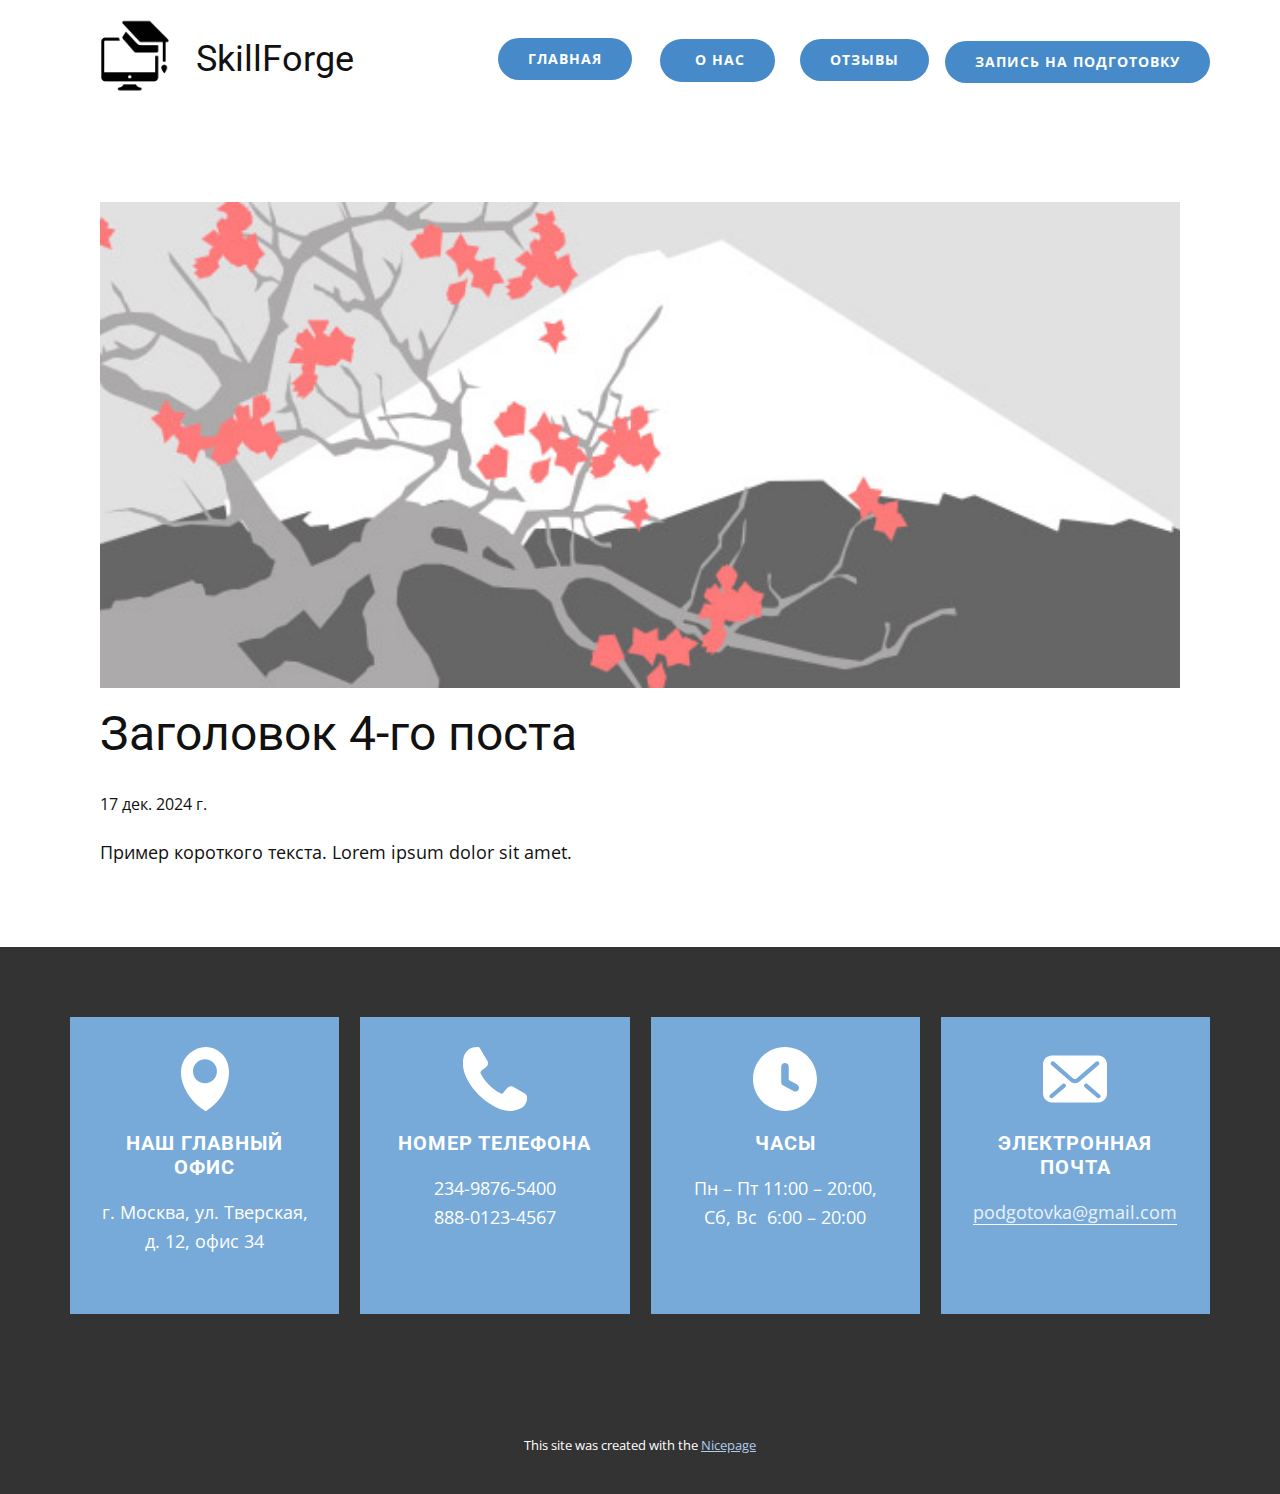
<file: site/blog/пост-3.html>
<!DOCTYPE html>
<html style="font-size: 16px;" lang="ru"><head>
    <meta name="viewport" content="width=device-width, initial-scale=1.0">
    <meta charset="utf-8">
    <meta name="keywords" content="Заголовок 1-го поста">
    <meta name="description" content="">
    <title>Заголовок 4-го поста</title>
    <link rel="stylesheet" href="../nicepage.css" media="screen">
<link rel="stylesheet" href="../Post-Template.css" media="screen">
    <script class="u-script" type="text/javascript" src="../jquery.js" defer=""></script>
    <script class="u-script" type="text/javascript" src="../nicepage.js" defer=""></script>
    <meta name="generator" content="Nicepage 7.1.0, nicepage.com">
    <link id="u-theme-google-font" rel="stylesheet" href="https://fonts.googleapis.com/css?family=Roboto:100,100i,300,300i,400,400i,500,500i,700,700i,900,900i|Open+Sans:300,300i,400,400i,500,500i,600,600i,700,700i,800,800i">
    
    
    
    <script type="application/ld+json">{
		"@context": "http://schema.org",
		"@type": "Organization",
		"name": "",
		"logo": "images/image-Photoroom3.png"
}</script>
    <meta name="theme-color" content="#478ac9">
  <meta data-intl-tel-input-cdn-path="intlTelInput/"></head>
  <body data-path-to-root="./" data-include-products="false" class="u-body u-xl-mode" data-lang="ru"><header class="u-clearfix u-header u-header" id="sec-0ac1"><div class="u-clearfix u-sheet u-sheet-1">
        <a href="#" class="u-image u-logo u-image-1" data-image-width="290" data-image-height="174">
          <img src="../images/image-Photoroom3.png" class="u-logo-image u-logo-image-1">
        </a>
        <h3 class="u-text u-text-default u-text-1"> SkillForge</h3>
        <a href="../#sec-51b4" class="u-btn u-btn-round u-button-style u-hover-palette-1-light-1 u-palette-1-base u-radius u-btn-1">Главная </a>
        <a href="" class="u-btn u-btn-round u-button-style u-hover-palette-1-light-1 u-palette-1-base u-radius u-btn-2">&nbsp;О нас </a>
        <a href="../#sec-8955" class="u-btn u-btn-round u-button-style u-hover-palette-1-light-1 u-palette-1-base u-radius u-btn-3">Отзывы </a>
        <a href="../#sec-573e" class="u-btn u-btn-round u-button-style u-hover-palette-1-light-1 u-palette-1-base u-radius u-btn-4">запись на подготовку </a>
      </div></header>
    <section class="u-align-center u-clearfix u-section-1" id="sec-9353">
      <div class="u-clearfix u-sheet u-valign-middle-md u-valign-middle-sm u-valign-middle-xs u-sheet-1"><!--post_details--><!--post_details_options_json--><!--{"source":""}--><!--/post_details_options_json--><!--blog_post-->
        <div class="u-container-style u-expanded-width u-post-details u-post-details-1">
          <div class="u-container-layout u-valign-middle u-container-layout-1"><!--blog_post_image-->
            <img alt="" class="u-blog-control u-expanded-width u-image u-image-default u-image-1" src="../images/0fd3416c.jpeg"><!--/blog_post_image--><!--blog_post_header-->
            <h2 class="u-blog-control u-text u-text-1">Заголовок 4-го поста</h2><!--/blog_post_header--><!--blog_post_metadata-->
            <div class="u-blog-control u-metadata u-metadata-1"><!--blog_post_metadata_date-->
              <span class="u-meta-date u-meta-icon">17 дек. 2024 г.</span><!--/blog_post_metadata_date--><!--blog_post_metadata_category-->
              <!--/blog_post_metadata_category--><!--blog_post_metadata_comments-->
              <!--/blog_post_metadata_comments-->
            </div><!--/blog_post_metadata--><!--blog_post_content-->
            <div class="u-align-justify u-blog-control u-post-content u-text u-text-2 fr-view">
  <p>Пример короткого текста. Lorem ipsum dolor sit amet.</p>
  </div><!--/blog_post_content-->
          </div>
        </div><!--/blog_post--><!--/post_details-->
      </div>
    </section>
    
    
    
    <footer class="u-align-center u-clearfix u-container-align-center u-footer u-grey-80 u-footer" id="sec-314f"><div class="u-clearfix u-sheet u-sheet-1">
        <div class="u-expanded-width u-list u-list-1">
          <div class="u-repeater u-repeater-1">
            <div class="u-align-center u-container-align-center u-container-style u-list-item u-palette-1-light-1 u-repeater-item">
              <div class="u-container-layout u-similar-container u-valign-top u-container-layout-1">
                <span class="u-icon u-icon-circle u-icon-1" data-animation-name="" data-animation-duration="0" data-animation-delay="0" data-animation-direction="">
                  <svg class="u-svg-link" preserveAspectRatio="xMidYMin slice" viewBox="0 0 122.9 122.9" style=""><use xlink:href="#svg-5160"></use></svg>
                  <svg class="u-svg-content" viewBox="0 0 122.9 122.9" x="0px" y="0px" id="svg-5160"><path d="M100.5,21.4c-2.1-3.5-4.7-6.7-7.8-9.5c-8.8-8-19-11.8-29.2-11.9C52.8-0.1,42.1,3.9,32.7,11.3c-4.1,3.3-7.4,7-10,11.1
	C16,32.9,14,45.8,16.1,59.2c2.2,13.1,8.3,26.8,18.2,39.1c7.1,9,16.2,17.2,27,24.1c1,0.6,2.2,0.6,3.1-0.1c7.3-4.4,13.8-9.9,19.4-16.1
	l0,0c11.4-12.5,19.1-27.8,22.2-42.8C109.1,48.2,107.6,33.2,100.5,21.4z M61.4,69.7c-12.7,0-23-10.3-23-23s10.3-23,23-23
	s23,10.3,23,23S74.1,69.7,61.4,69.7z"></path></svg>
                </span>
                <h5 class="u-text u-text-1">наш главный офис</h5>
                <p class="u-text u-text-body-alt-color u-text-2"> г. Москва, ул. Тверская, д. 12, офис 34</p>
              </div>
            </div>
            <div class="u-align-center u-container-align-center u-container-style u-list-item u-palette-1-light-1 u-repeater-item">
              <div class="u-container-layout u-similar-container u-valign-top u-container-layout-2">
                <span class="u-icon u-icon-circle u-icon-2" data-animation-name="" data-animation-duration="0" data-animation-delay="0" data-animation-direction="">
                  <svg class="u-svg-link" preserveAspectRatio="xMidYMin slice" viewBox="0 0 122.88 122.27" style=""><use xlink:href="#svg-9b21"></use></svg>
                  <svg class="u-svg-content" viewBox="0 0 122.88 122.27" x="0px" y="0px" id="svg-9b21" style="enable-background:new 0 0 122.88 122.27"><path d="M33.84,50.25c4.13,7.45,8.89,14.6,15.07,21.12c6.2,6.56,13.91,12.53,23.89,17.63c0.74,0.36,1.44,0.36,2.07,0.11 c0.95-0.36,1.92-1.15,2.87-2.1c0.74-0.74,1.66-1.92,2.62-3.21c3.84-5.05,8.59-11.32,15.3-8.18c0.15,0.07,0.26,0.15,0.41,0.21 l22.38,12.87c0.07,0.04,0.15,0.11,0.21,0.15c2.95,2.03,4.17,5.16,4.2,8.71c0,3.61-1.33,7.67-3.28,11.1 c-2.58,4.53-6.38,7.53-10.76,9.51c-4.17,1.92-8.81,2.95-13.27,3.61c-7,1.03-13.56,0.37-20.27-1.69 c-6.56-2.03-13.17-5.38-20.39-9.84l-0.53-0.34c-3.31-2.07-6.89-4.28-10.4-6.89C31.12,93.32,18.03,79.31,9.5,63.89 C2.35,50.95-1.55,36.98,0.58,23.67c1.18-7.3,4.31-13.94,9.77-18.32c4.76-3.84,11.17-5.94,19.47-5.2c0.95,0.07,1.8,0.62,2.25,1.44 l14.35,24.26c2.1,2.72,2.36,5.42,1.21,8.12c-0.95,2.21-2.87,4.25-5.49,6.15c-0.77,0.66-1.69,1.33-2.66,2.03 c-3.21,2.33-6.86,5.02-5.61,8.18L33.84,50.25L33.84,50.25L33.84,50.25z"></path></svg>
                </span>
                <h5 class="u-text u-text-3">номер телефона</h5>
                <p class="u-text u-text-body-alt-color u-text-4">234-9876-5400<br>888-0123-4567
                </p>
              </div>
            </div>
            <div class="u-align-center u-container-align-center u-container-style u-list-item u-palette-1-light-1 u-repeater-item">
              <div class="u-container-layout u-similar-container u-valign-top u-container-layout-3">
                <span class="u-icon u-icon-circle u-icon-3" data-animation-name="" data-animation-duration="0" data-animation-delay="0" data-animation-direction="">
                  <svg class="u-svg-link" preserveAspectRatio="xMidYMin slice" viewBox="0 0 122.9 122.9" style=""><use xlink:href="#svg-a740"></use></svg>
                  <svg class="u-svg-content" viewBox="0 0 122.9 122.9" x="0px" y="0px" id="svg-a740"><path d="M61.4,0C27.5,0,0,27.5,0,61.4s27.5,61.4,61.4,61.4s61.4-27.5,61.4-61.4S95.4,0,61.4,0z M77.7,84.4L77.7,84.4L58,73.9
	c-2.3-1.2-3.8-3.7-3.8-6.3h0l0-29.9c0-9.4,14.4-9.4,14.4,0v25.8L84.8,72c0.1,0,0.2,0.1,0.2,0.2l0.1,0.1
	C92.7,77.2,85.7,89.1,77.7,84.4z"></path></svg>
                </span>
                <h5 class="u-text u-text-5">Часы</h5>
                <p class="u-text u-text-body-alt-color u-text-6"> Пн – Пт 11:00 – 20:00, Сб, Вс&nbsp; 6:00 – 20:00</p>
              </div>
            </div>
            <div class="u-align-center u-container-align-center u-container-style u-list-item u-palette-1-light-1 u-repeater-item">
              <div class="u-container-layout u-similar-container u-valign-top u-container-layout-4">
                <span class="u-icon u-icon-circle u-icon-4" data-animation-name="" data-animation-duration="0" data-animation-delay="0" data-animation-direction="">
                  <svg class="u-svg-link" preserveAspectRatio="xMidYMin slice" viewBox="0 0 800 800" style=""><use xlink:href="#svg-dd2b"></use></svg>
                  <svg class="u-svg-content" viewBox="0 0 800 800" x="0px" y="0px" id="svg-dd2b"><path d="M688.9,106.1H111.1C49.7,106.1,0,155.9,0,217.2v365.6c0,61.3,49.7,111.1,111.1,111.1h577.9c61.3,0,111.1-49.7,111.1-111.1
	V217.2C800,155.9,750.3,106.1,688.9,106.1z M278.4,502.7L122.9,635.4c-11,9.4-27.5,8.1-36.8-2.9c-9.4-11-8.1-27.5,2.9-36.8
	l155.5-132.7c11-9.4,27.5-8.1,36.8,2.9C290.7,476.8,289.4,493.3,278.4,502.7z M400,452.2c-20.8-0.1-41-7-56.7-20.6l0,0l0,0
	c0,0,0,0,0,0L104.6,224.5c-10.9-9.5-12.1-26-2.6-36.8c9.5-10.9,26-12.1,36.8-2.6l238.7,207.2c5.1,4.5,13.5,7.8,22.4,7.8
	c8.9,0,17.2-3.2,22.6-7.9l0.1-0.1l238.5-207c10.9-9.5,27.4-8.3,36.8,2.6c9.4,10.9,8.3,27.4-2.6,36.8L456.7,431.7
	C441,445.2,420.8,452.2,400,452.2z M714,632.5c-9.4,11-25.9,12.3-36.8,2.9L521.6,502.7c-11-9.4-12.3-25.9-2.9-36.8
	c9.4-11,25.9-12.3,36.8-2.9l155.5,132.7C722,605,723.3,621.5,714,632.5z"></path></svg>
                </span>
                <h5 class="u-text u-text-7">Электронная почта</h5>
                <p class="u-text u-text-body-alt-color u-text-8">
                  <a href="../mailto:hello@theme.com" class="u-active-none u-border-1 u-border-active-palette-1-light-2 u-border-hover-palette-1-light-2 u-border-no-left u-border-no-right u-border-no-top u-border-white u-btn u-button-link u-button-style u-hover-none u-none u-text-active-white u-text-hover-white u-text-palette-1-light-3 u-btn-1">podgotovka@gmail.com</a>
                </p>
              </div>
            </div>
          </div>
        </div>
      </div></footer>
    <section class="u-backlink u-clearfix u-grey-80">
      <p class="u-text">
        <span>This site was created with the </span>
        <a class="u-link" href="https://nicepage.com/" target="_blank" rel="nofollow">
          <span>Nicepage</span>
        </a>
      </p>
    </section>
  
</body></html>
</file>
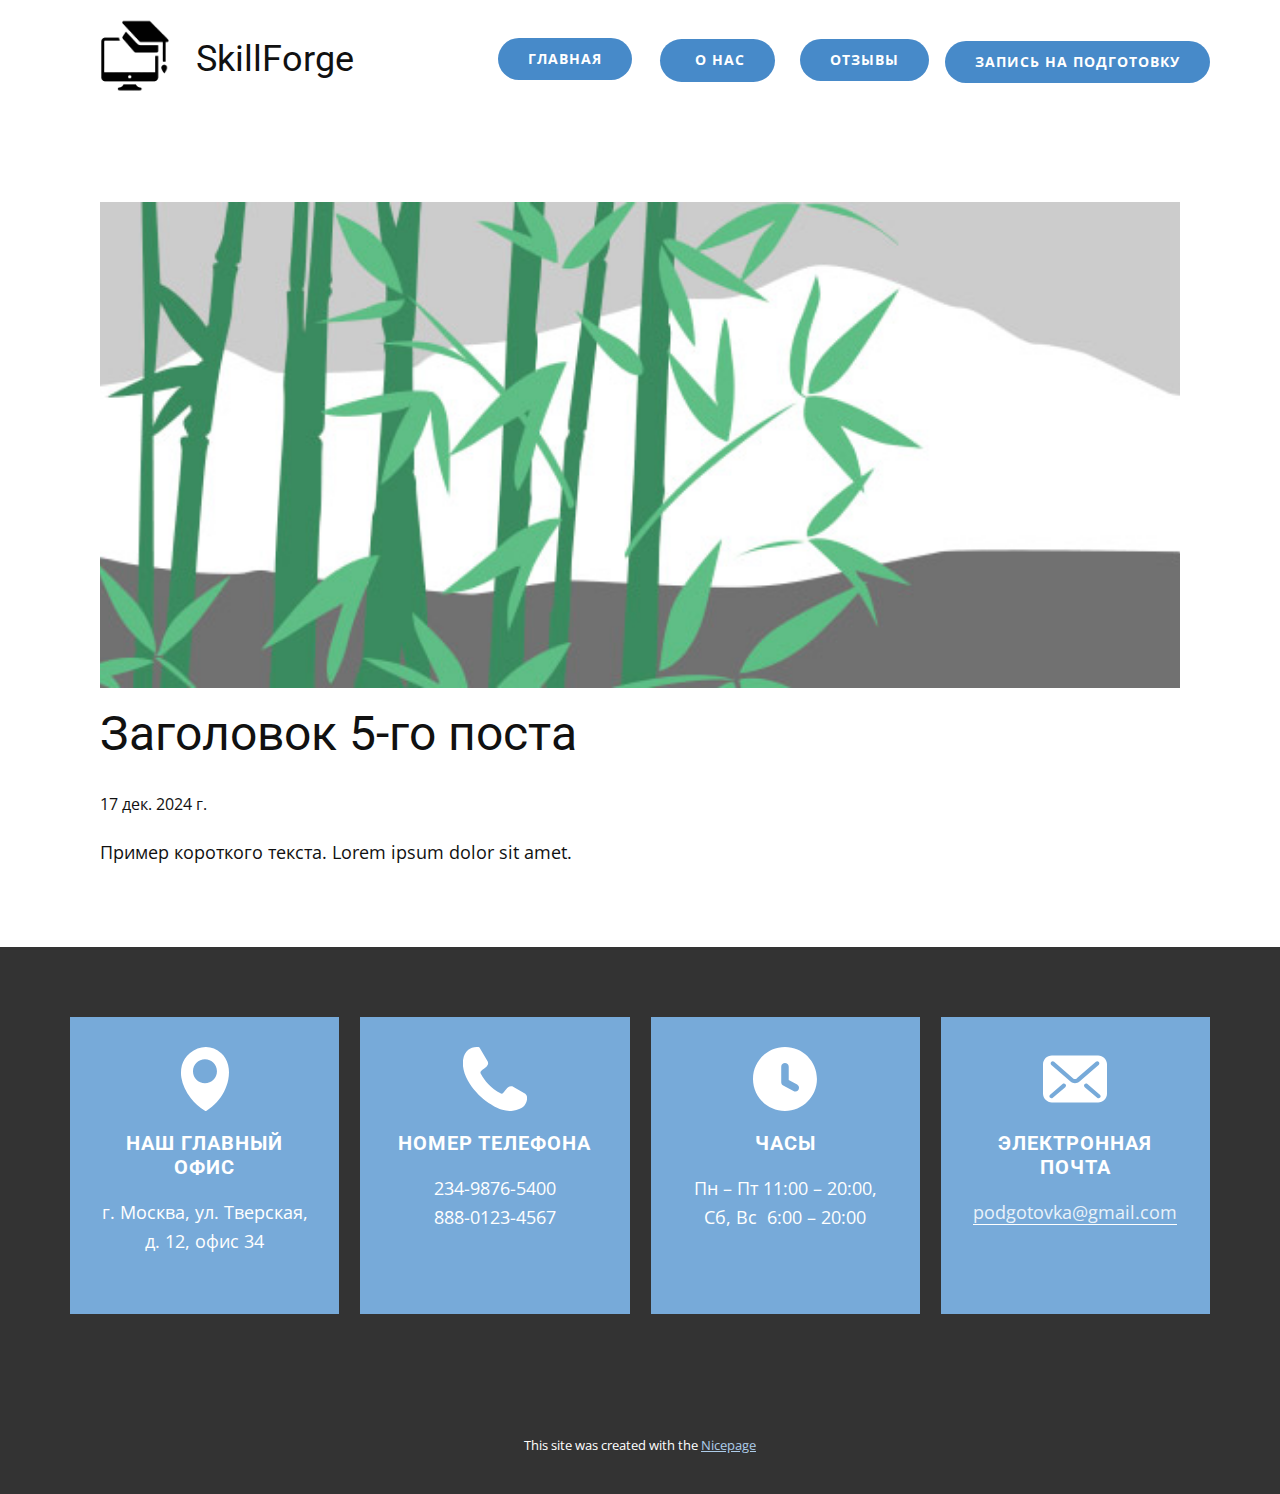
<file: site/blog/пост-4.html>
<!DOCTYPE html>
<html style="font-size: 16px;" lang="ru"><head>
    <meta name="viewport" content="width=device-width, initial-scale=1.0">
    <meta charset="utf-8">
    <meta name="keywords" content="Заголовок 1-го поста">
    <meta name="description" content="">
    <title>Заголовок 5-го поста</title>
    <link rel="stylesheet" href="../nicepage.css" media="screen">
<link rel="stylesheet" href="../Post-Template.css" media="screen">
    <script class="u-script" type="text/javascript" src="../jquery.js" defer=""></script>
    <script class="u-script" type="text/javascript" src="../nicepage.js" defer=""></script>
    <meta name="generator" content="Nicepage 7.1.0, nicepage.com">
    <link id="u-theme-google-font" rel="stylesheet" href="https://fonts.googleapis.com/css?family=Roboto:100,100i,300,300i,400,400i,500,500i,700,700i,900,900i|Open+Sans:300,300i,400,400i,500,500i,600,600i,700,700i,800,800i">
    
    
    
    <script type="application/ld+json">{
		"@context": "http://schema.org",
		"@type": "Organization",
		"name": "",
		"logo": "images/image-Photoroom3.png"
}</script>
    <meta name="theme-color" content="#478ac9">
  <meta data-intl-tel-input-cdn-path="intlTelInput/"></head>
  <body data-path-to-root="./" data-include-products="false" class="u-body u-xl-mode" data-lang="ru"><header class="u-clearfix u-header u-header" id="sec-0ac1"><div class="u-clearfix u-sheet u-sheet-1">
        <a href="#" class="u-image u-logo u-image-1" data-image-width="290" data-image-height="174">
          <img src="../images/image-Photoroom3.png" class="u-logo-image u-logo-image-1">
        </a>
        <h3 class="u-text u-text-default u-text-1"> SkillForge</h3>
        <a href="../#sec-51b4" class="u-btn u-btn-round u-button-style u-hover-palette-1-light-1 u-palette-1-base u-radius u-btn-1">Главная </a>
        <a href="" class="u-btn u-btn-round u-button-style u-hover-palette-1-light-1 u-palette-1-base u-radius u-btn-2">&nbsp;О нас </a>
        <a href="../#sec-8955" class="u-btn u-btn-round u-button-style u-hover-palette-1-light-1 u-palette-1-base u-radius u-btn-3">Отзывы </a>
        <a href="../#sec-573e" class="u-btn u-btn-round u-button-style u-hover-palette-1-light-1 u-palette-1-base u-radius u-btn-4">запись на подготовку </a>
      </div></header>
    <section class="u-align-center u-clearfix u-section-1" id="sec-9353">
      <div class="u-clearfix u-sheet u-valign-middle-md u-valign-middle-sm u-valign-middle-xs u-sheet-1"><!--post_details--><!--post_details_options_json--><!--{"source":""}--><!--/post_details_options_json--><!--blog_post-->
        <div class="u-container-style u-expanded-width u-post-details u-post-details-1">
          <div class="u-container-layout u-valign-middle u-container-layout-1"><!--blog_post_image-->
            <img alt="" class="u-blog-control u-expanded-width u-image u-image-default u-image-1" src="../images/68f64b9d.jpeg"><!--/blog_post_image--><!--blog_post_header-->
            <h2 class="u-blog-control u-text u-text-1">Заголовок 5-го поста</h2><!--/blog_post_header--><!--blog_post_metadata-->
            <div class="u-blog-control u-metadata u-metadata-1"><!--blog_post_metadata_date-->
              <span class="u-meta-date u-meta-icon">17 дек. 2024 г.</span><!--/blog_post_metadata_date--><!--blog_post_metadata_category-->
              <!--/blog_post_metadata_category--><!--blog_post_metadata_comments-->
              <!--/blog_post_metadata_comments-->
            </div><!--/blog_post_metadata--><!--blog_post_content-->
            <div class="u-align-justify u-blog-control u-post-content u-text u-text-2 fr-view">
  <p>Пример короткого текста. Lorem ipsum dolor sit amet.</p>
  </div><!--/blog_post_content-->
          </div>
        </div><!--/blog_post--><!--/post_details-->
      </div>
    </section>
    
    
    
    <footer class="u-align-center u-clearfix u-container-align-center u-footer u-grey-80 u-footer" id="sec-314f"><div class="u-clearfix u-sheet u-sheet-1">
        <div class="u-expanded-width u-list u-list-1">
          <div class="u-repeater u-repeater-1">
            <div class="u-align-center u-container-align-center u-container-style u-list-item u-palette-1-light-1 u-repeater-item">
              <div class="u-container-layout u-similar-container u-valign-top u-container-layout-1">
                <span class="u-icon u-icon-circle u-icon-1" data-animation-name="" data-animation-duration="0" data-animation-delay="0" data-animation-direction="">
                  <svg class="u-svg-link" preserveAspectRatio="xMidYMin slice" viewBox="0 0 122.9 122.9" style=""><use xlink:href="#svg-5160"></use></svg>
                  <svg class="u-svg-content" viewBox="0 0 122.9 122.9" x="0px" y="0px" id="svg-5160"><path d="M100.5,21.4c-2.1-3.5-4.7-6.7-7.8-9.5c-8.8-8-19-11.8-29.2-11.9C52.8-0.1,42.1,3.9,32.7,11.3c-4.1,3.3-7.4,7-10,11.1
	C16,32.9,14,45.8,16.1,59.2c2.2,13.1,8.3,26.8,18.2,39.1c7.1,9,16.2,17.2,27,24.1c1,0.6,2.2,0.6,3.1-0.1c7.3-4.4,13.8-9.9,19.4-16.1
	l0,0c11.4-12.5,19.1-27.8,22.2-42.8C109.1,48.2,107.6,33.2,100.5,21.4z M61.4,69.7c-12.7,0-23-10.3-23-23s10.3-23,23-23
	s23,10.3,23,23S74.1,69.7,61.4,69.7z"></path></svg>
                </span>
                <h5 class="u-text u-text-1">наш главный офис</h5>
                <p class="u-text u-text-body-alt-color u-text-2"> г. Москва, ул. Тверская, д. 12, офис 34</p>
              </div>
            </div>
            <div class="u-align-center u-container-align-center u-container-style u-list-item u-palette-1-light-1 u-repeater-item">
              <div class="u-container-layout u-similar-container u-valign-top u-container-layout-2">
                <span class="u-icon u-icon-circle u-icon-2" data-animation-name="" data-animation-duration="0" data-animation-delay="0" data-animation-direction="">
                  <svg class="u-svg-link" preserveAspectRatio="xMidYMin slice" viewBox="0 0 122.88 122.27" style=""><use xlink:href="#svg-9b21"></use></svg>
                  <svg class="u-svg-content" viewBox="0 0 122.88 122.27" x="0px" y="0px" id="svg-9b21" style="enable-background:new 0 0 122.88 122.27"><path d="M33.84,50.25c4.13,7.45,8.89,14.6,15.07,21.12c6.2,6.56,13.91,12.53,23.89,17.63c0.74,0.36,1.44,0.36,2.07,0.11 c0.95-0.36,1.92-1.15,2.87-2.1c0.74-0.74,1.66-1.92,2.62-3.21c3.84-5.05,8.59-11.32,15.3-8.18c0.15,0.07,0.26,0.15,0.41,0.21 l22.38,12.87c0.07,0.04,0.15,0.11,0.21,0.15c2.95,2.03,4.17,5.16,4.2,8.71c0,3.61-1.33,7.67-3.28,11.1 c-2.58,4.53-6.38,7.53-10.76,9.51c-4.17,1.92-8.81,2.95-13.27,3.61c-7,1.03-13.56,0.37-20.27-1.69 c-6.56-2.03-13.17-5.38-20.39-9.84l-0.53-0.34c-3.31-2.07-6.89-4.28-10.4-6.89C31.12,93.32,18.03,79.31,9.5,63.89 C2.35,50.95-1.55,36.98,0.58,23.67c1.18-7.3,4.31-13.94,9.77-18.32c4.76-3.84,11.17-5.94,19.47-5.2c0.95,0.07,1.8,0.62,2.25,1.44 l14.35,24.26c2.1,2.72,2.36,5.42,1.21,8.12c-0.95,2.21-2.87,4.25-5.49,6.15c-0.77,0.66-1.69,1.33-2.66,2.03 c-3.21,2.33-6.86,5.02-5.61,8.18L33.84,50.25L33.84,50.25L33.84,50.25z"></path></svg>
                </span>
                <h5 class="u-text u-text-3">номер телефона</h5>
                <p class="u-text u-text-body-alt-color u-text-4">234-9876-5400<br>888-0123-4567
                </p>
              </div>
            </div>
            <div class="u-align-center u-container-align-center u-container-style u-list-item u-palette-1-light-1 u-repeater-item">
              <div class="u-container-layout u-similar-container u-valign-top u-container-layout-3">
                <span class="u-icon u-icon-circle u-icon-3" data-animation-name="" data-animation-duration="0" data-animation-delay="0" data-animation-direction="">
                  <svg class="u-svg-link" preserveAspectRatio="xMidYMin slice" viewBox="0 0 122.9 122.9" style=""><use xlink:href="#svg-a740"></use></svg>
                  <svg class="u-svg-content" viewBox="0 0 122.9 122.9" x="0px" y="0px" id="svg-a740"><path d="M61.4,0C27.5,0,0,27.5,0,61.4s27.5,61.4,61.4,61.4s61.4-27.5,61.4-61.4S95.4,0,61.4,0z M77.7,84.4L77.7,84.4L58,73.9
	c-2.3-1.2-3.8-3.7-3.8-6.3h0l0-29.9c0-9.4,14.4-9.4,14.4,0v25.8L84.8,72c0.1,0,0.2,0.1,0.2,0.2l0.1,0.1
	C92.7,77.2,85.7,89.1,77.7,84.4z"></path></svg>
                </span>
                <h5 class="u-text u-text-5">Часы</h5>
                <p class="u-text u-text-body-alt-color u-text-6"> Пн – Пт 11:00 – 20:00, Сб, Вс&nbsp; 6:00 – 20:00</p>
              </div>
            </div>
            <div class="u-align-center u-container-align-center u-container-style u-list-item u-palette-1-light-1 u-repeater-item">
              <div class="u-container-layout u-similar-container u-valign-top u-container-layout-4">
                <span class="u-icon u-icon-circle u-icon-4" data-animation-name="" data-animation-duration="0" data-animation-delay="0" data-animation-direction="">
                  <svg class="u-svg-link" preserveAspectRatio="xMidYMin slice" viewBox="0 0 800 800" style=""><use xlink:href="#svg-dd2b"></use></svg>
                  <svg class="u-svg-content" viewBox="0 0 800 800" x="0px" y="0px" id="svg-dd2b"><path d="M688.9,106.1H111.1C49.7,106.1,0,155.9,0,217.2v365.6c0,61.3,49.7,111.1,111.1,111.1h577.9c61.3,0,111.1-49.7,111.1-111.1
	V217.2C800,155.9,750.3,106.1,688.9,106.1z M278.4,502.7L122.9,635.4c-11,9.4-27.5,8.1-36.8-2.9c-9.4-11-8.1-27.5,2.9-36.8
	l155.5-132.7c11-9.4,27.5-8.1,36.8,2.9C290.7,476.8,289.4,493.3,278.4,502.7z M400,452.2c-20.8-0.1-41-7-56.7-20.6l0,0l0,0
	c0,0,0,0,0,0L104.6,224.5c-10.9-9.5-12.1-26-2.6-36.8c9.5-10.9,26-12.1,36.8-2.6l238.7,207.2c5.1,4.5,13.5,7.8,22.4,7.8
	c8.9,0,17.2-3.2,22.6-7.9l0.1-0.1l238.5-207c10.9-9.5,27.4-8.3,36.8,2.6c9.4,10.9,8.3,27.4-2.6,36.8L456.7,431.7
	C441,445.2,420.8,452.2,400,452.2z M714,632.5c-9.4,11-25.9,12.3-36.8,2.9L521.6,502.7c-11-9.4-12.3-25.9-2.9-36.8
	c9.4-11,25.9-12.3,36.8-2.9l155.5,132.7C722,605,723.3,621.5,714,632.5z"></path></svg>
                </span>
                <h5 class="u-text u-text-7">Электронная почта</h5>
                <p class="u-text u-text-body-alt-color u-text-8">
                  <a href="../mailto:hello@theme.com" class="u-active-none u-border-1 u-border-active-palette-1-light-2 u-border-hover-palette-1-light-2 u-border-no-left u-border-no-right u-border-no-top u-border-white u-btn u-button-link u-button-style u-hover-none u-none u-text-active-white u-text-hover-white u-text-palette-1-light-3 u-btn-1">podgotovka@gmail.com</a>
                </p>
              </div>
            </div>
          </div>
        </div>
      </div></footer>
    <section class="u-backlink u-clearfix u-grey-80">
      <p class="u-text">
        <span>This site was created with the </span>
        <a class="u-link" href="https://nicepage.com/" target="_blank" rel="nofollow">
          <span>Nicepage</span>
        </a>
      </p>
    </section>
  
</body></html>
</file>
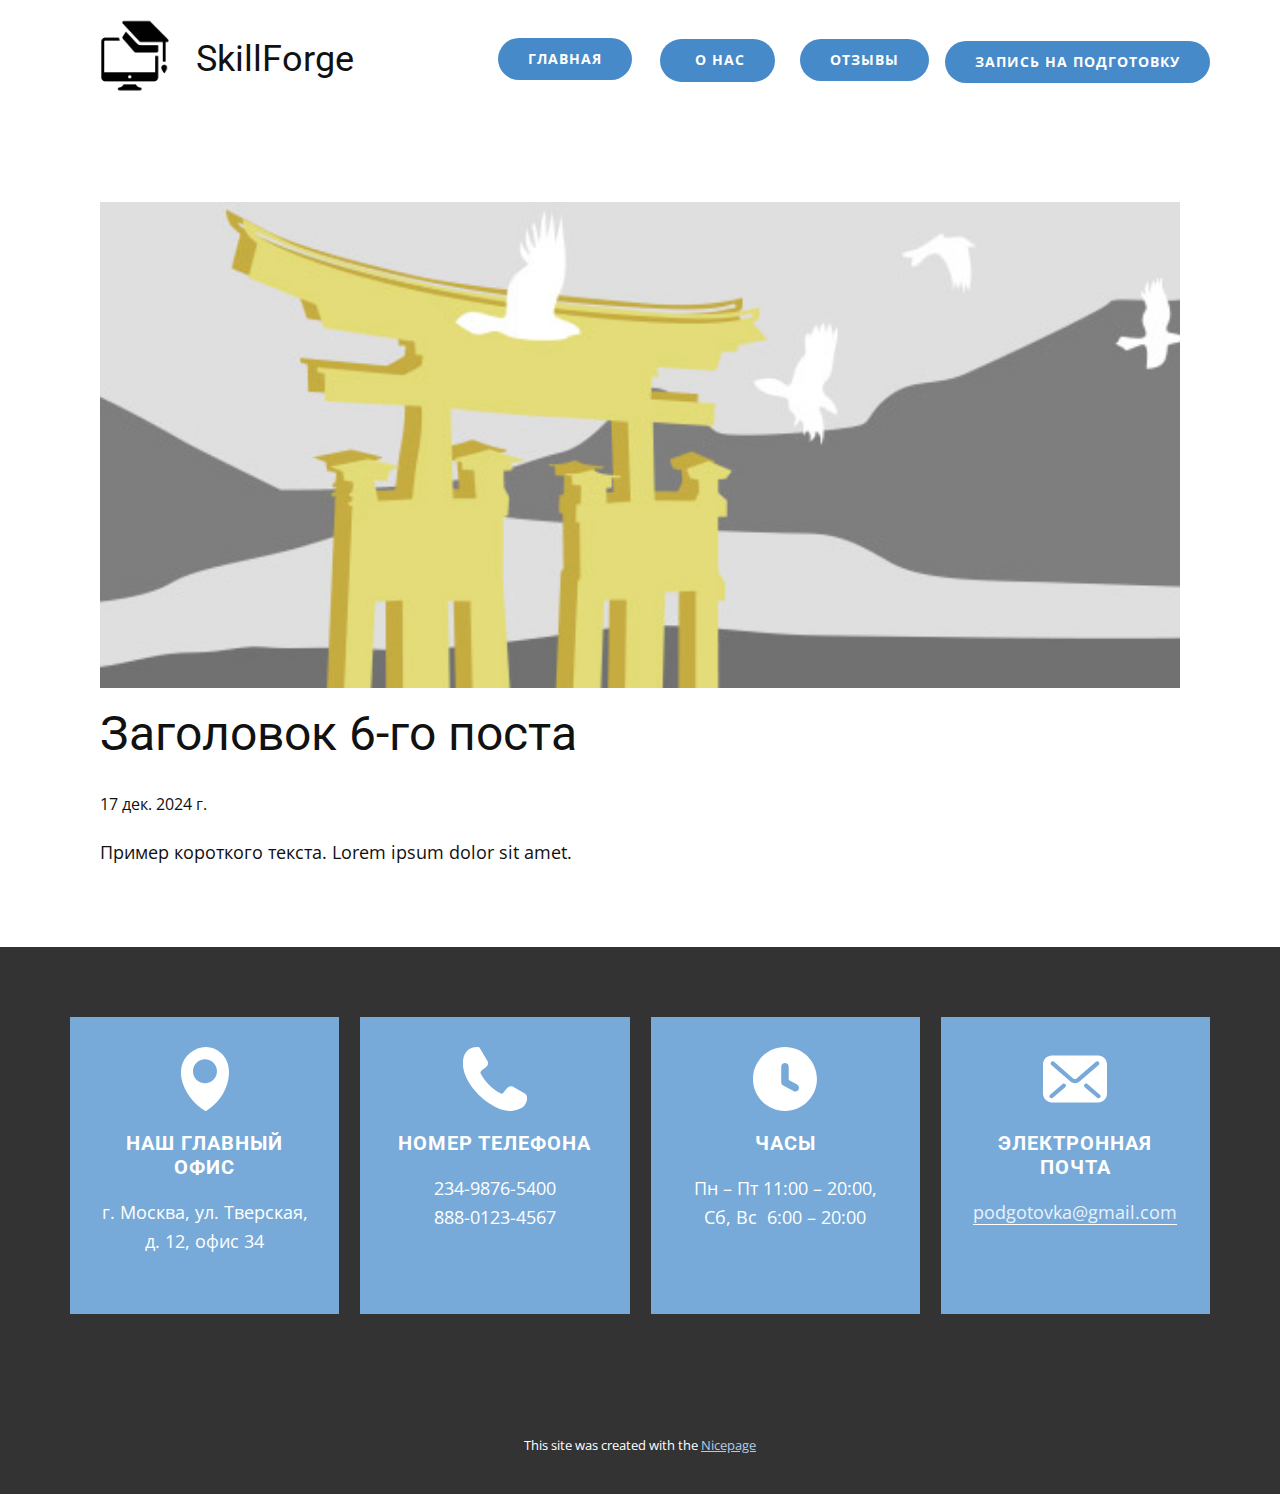
<file: site/blog/пост-5.html>
<!DOCTYPE html>
<html style="font-size: 16px;" lang="ru"><head>
    <meta name="viewport" content="width=device-width, initial-scale=1.0">
    <meta charset="utf-8">
    <meta name="keywords" content="Заголовок 1-го поста">
    <meta name="description" content="">
    <title>Заголовок 6-го поста</title>
    <link rel="stylesheet" href="../nicepage.css" media="screen">
<link rel="stylesheet" href="../Post-Template.css" media="screen">
    <script class="u-script" type="text/javascript" src="../jquery.js" defer=""></script>
    <script class="u-script" type="text/javascript" src="../nicepage.js" defer=""></script>
    <meta name="generator" content="Nicepage 7.1.0, nicepage.com">
    <link id="u-theme-google-font" rel="stylesheet" href="https://fonts.googleapis.com/css?family=Roboto:100,100i,300,300i,400,400i,500,500i,700,700i,900,900i|Open+Sans:300,300i,400,400i,500,500i,600,600i,700,700i,800,800i">
    
    
    
    <script type="application/ld+json">{
		"@context": "http://schema.org",
		"@type": "Organization",
		"name": "",
		"logo": "images/image-Photoroom3.png"
}</script>
    <meta name="theme-color" content="#478ac9">
  <meta data-intl-tel-input-cdn-path="intlTelInput/"></head>
  <body data-path-to-root="./" data-include-products="false" class="u-body u-xl-mode" data-lang="ru"><header class="u-clearfix u-header u-header" id="sec-0ac1"><div class="u-clearfix u-sheet u-sheet-1">
        <a href="#" class="u-image u-logo u-image-1" data-image-width="290" data-image-height="174">
          <img src="../images/image-Photoroom3.png" class="u-logo-image u-logo-image-1">
        </a>
        <h3 class="u-text u-text-default u-text-1"> SkillForge</h3>
        <a href="../#sec-51b4" class="u-btn u-btn-round u-button-style u-hover-palette-1-light-1 u-palette-1-base u-radius u-btn-1">Главная </a>
        <a href="" class="u-btn u-btn-round u-button-style u-hover-palette-1-light-1 u-palette-1-base u-radius u-btn-2">&nbsp;О нас </a>
        <a href="../#sec-8955" class="u-btn u-btn-round u-button-style u-hover-palette-1-light-1 u-palette-1-base u-radius u-btn-3">Отзывы </a>
        <a href="../#sec-573e" class="u-btn u-btn-round u-button-style u-hover-palette-1-light-1 u-palette-1-base u-radius u-btn-4">запись на подготовку </a>
      </div></header>
    <section class="u-align-center u-clearfix u-section-1" id="sec-9353">
      <div class="u-clearfix u-sheet u-valign-middle-md u-valign-middle-sm u-valign-middle-xs u-sheet-1"><!--post_details--><!--post_details_options_json--><!--{"source":""}--><!--/post_details_options_json--><!--blog_post-->
        <div class="u-container-style u-expanded-width u-post-details u-post-details-1">
          <div class="u-container-layout u-valign-middle u-container-layout-1"><!--blog_post_image-->
            <img alt="" class="u-blog-control u-expanded-width u-image u-image-default u-image-1" src="../images/8ad73f3c.jpeg"><!--/blog_post_image--><!--blog_post_header-->
            <h2 class="u-blog-control u-text u-text-1">Заголовок 6-го поста</h2><!--/blog_post_header--><!--blog_post_metadata-->
            <div class="u-blog-control u-metadata u-metadata-1"><!--blog_post_metadata_date-->
              <span class="u-meta-date u-meta-icon">17 дек. 2024 г.</span><!--/blog_post_metadata_date--><!--blog_post_metadata_category-->
              <!--/blog_post_metadata_category--><!--blog_post_metadata_comments-->
              <!--/blog_post_metadata_comments-->
            </div><!--/blog_post_metadata--><!--blog_post_content-->
            <div class="u-align-justify u-blog-control u-post-content u-text u-text-2 fr-view">
  <p>Пример короткого текста. Lorem ipsum dolor sit amet.</p>
  </div><!--/blog_post_content-->
          </div>
        </div><!--/blog_post--><!--/post_details-->
      </div>
    </section>
    
    
    
    <footer class="u-align-center u-clearfix u-container-align-center u-footer u-grey-80 u-footer" id="sec-314f"><div class="u-clearfix u-sheet u-sheet-1">
        <div class="u-expanded-width u-list u-list-1">
          <div class="u-repeater u-repeater-1">
            <div class="u-align-center u-container-align-center u-container-style u-list-item u-palette-1-light-1 u-repeater-item">
              <div class="u-container-layout u-similar-container u-valign-top u-container-layout-1">
                <span class="u-icon u-icon-circle u-icon-1" data-animation-name="" data-animation-duration="0" data-animation-delay="0" data-animation-direction="">
                  <svg class="u-svg-link" preserveAspectRatio="xMidYMin slice" viewBox="0 0 122.9 122.9" style=""><use xlink:href="#svg-5160"></use></svg>
                  <svg class="u-svg-content" viewBox="0 0 122.9 122.9" x="0px" y="0px" id="svg-5160"><path d="M100.5,21.4c-2.1-3.5-4.7-6.7-7.8-9.5c-8.8-8-19-11.8-29.2-11.9C52.8-0.1,42.1,3.9,32.7,11.3c-4.1,3.3-7.4,7-10,11.1
	C16,32.9,14,45.8,16.1,59.2c2.2,13.1,8.3,26.8,18.2,39.1c7.1,9,16.2,17.2,27,24.1c1,0.6,2.2,0.6,3.1-0.1c7.3-4.4,13.8-9.9,19.4-16.1
	l0,0c11.4-12.5,19.1-27.8,22.2-42.8C109.1,48.2,107.6,33.2,100.5,21.4z M61.4,69.7c-12.7,0-23-10.3-23-23s10.3-23,23-23
	s23,10.3,23,23S74.1,69.7,61.4,69.7z"></path></svg>
                </span>
                <h5 class="u-text u-text-1">наш главный офис</h5>
                <p class="u-text u-text-body-alt-color u-text-2"> г. Москва, ул. Тверская, д. 12, офис 34</p>
              </div>
            </div>
            <div class="u-align-center u-container-align-center u-container-style u-list-item u-palette-1-light-1 u-repeater-item">
              <div class="u-container-layout u-similar-container u-valign-top u-container-layout-2">
                <span class="u-icon u-icon-circle u-icon-2" data-animation-name="" data-animation-duration="0" data-animation-delay="0" data-animation-direction="">
                  <svg class="u-svg-link" preserveAspectRatio="xMidYMin slice" viewBox="0 0 122.88 122.27" style=""><use xlink:href="#svg-9b21"></use></svg>
                  <svg class="u-svg-content" viewBox="0 0 122.88 122.27" x="0px" y="0px" id="svg-9b21" style="enable-background:new 0 0 122.88 122.27"><path d="M33.84,50.25c4.13,7.45,8.89,14.6,15.07,21.12c6.2,6.56,13.91,12.53,23.89,17.63c0.74,0.36,1.44,0.36,2.07,0.11 c0.95-0.36,1.92-1.15,2.87-2.1c0.74-0.74,1.66-1.92,2.62-3.21c3.84-5.05,8.59-11.32,15.3-8.18c0.15,0.07,0.26,0.15,0.41,0.21 l22.38,12.87c0.07,0.04,0.15,0.11,0.21,0.15c2.95,2.03,4.17,5.16,4.2,8.71c0,3.61-1.33,7.67-3.28,11.1 c-2.58,4.53-6.38,7.53-10.76,9.51c-4.17,1.92-8.81,2.95-13.27,3.61c-7,1.03-13.56,0.37-20.27-1.69 c-6.56-2.03-13.17-5.38-20.39-9.84l-0.53-0.34c-3.31-2.07-6.89-4.28-10.4-6.89C31.12,93.32,18.03,79.31,9.5,63.89 C2.35,50.95-1.55,36.98,0.58,23.67c1.18-7.3,4.31-13.94,9.77-18.32c4.76-3.84,11.17-5.94,19.47-5.2c0.95,0.07,1.8,0.62,2.25,1.44 l14.35,24.26c2.1,2.72,2.36,5.42,1.21,8.12c-0.95,2.21-2.87,4.25-5.49,6.15c-0.77,0.66-1.69,1.33-2.66,2.03 c-3.21,2.33-6.86,5.02-5.61,8.18L33.84,50.25L33.84,50.25L33.84,50.25z"></path></svg>
                </span>
                <h5 class="u-text u-text-3">номер телефона</h5>
                <p class="u-text u-text-body-alt-color u-text-4">234-9876-5400<br>888-0123-4567
                </p>
              </div>
            </div>
            <div class="u-align-center u-container-align-center u-container-style u-list-item u-palette-1-light-1 u-repeater-item">
              <div class="u-container-layout u-similar-container u-valign-top u-container-layout-3">
                <span class="u-icon u-icon-circle u-icon-3" data-animation-name="" data-animation-duration="0" data-animation-delay="0" data-animation-direction="">
                  <svg class="u-svg-link" preserveAspectRatio="xMidYMin slice" viewBox="0 0 122.9 122.9" style=""><use xlink:href="#svg-a740"></use></svg>
                  <svg class="u-svg-content" viewBox="0 0 122.9 122.9" x="0px" y="0px" id="svg-a740"><path d="M61.4,0C27.5,0,0,27.5,0,61.4s27.5,61.4,61.4,61.4s61.4-27.5,61.4-61.4S95.4,0,61.4,0z M77.7,84.4L77.7,84.4L58,73.9
	c-2.3-1.2-3.8-3.7-3.8-6.3h0l0-29.9c0-9.4,14.4-9.4,14.4,0v25.8L84.8,72c0.1,0,0.2,0.1,0.2,0.2l0.1,0.1
	C92.7,77.2,85.7,89.1,77.7,84.4z"></path></svg>
                </span>
                <h5 class="u-text u-text-5">Часы</h5>
                <p class="u-text u-text-body-alt-color u-text-6"> Пн – Пт 11:00 – 20:00, Сб, Вс&nbsp; 6:00 – 20:00</p>
              </div>
            </div>
            <div class="u-align-center u-container-align-center u-container-style u-list-item u-palette-1-light-1 u-repeater-item">
              <div class="u-container-layout u-similar-container u-valign-top u-container-layout-4">
                <span class="u-icon u-icon-circle u-icon-4" data-animation-name="" data-animation-duration="0" data-animation-delay="0" data-animation-direction="">
                  <svg class="u-svg-link" preserveAspectRatio="xMidYMin slice" viewBox="0 0 800 800" style=""><use xlink:href="#svg-dd2b"></use></svg>
                  <svg class="u-svg-content" viewBox="0 0 800 800" x="0px" y="0px" id="svg-dd2b"><path d="M688.9,106.1H111.1C49.7,106.1,0,155.9,0,217.2v365.6c0,61.3,49.7,111.1,111.1,111.1h577.9c61.3,0,111.1-49.7,111.1-111.1
	V217.2C800,155.9,750.3,106.1,688.9,106.1z M278.4,502.7L122.9,635.4c-11,9.4-27.5,8.1-36.8-2.9c-9.4-11-8.1-27.5,2.9-36.8
	l155.5-132.7c11-9.4,27.5-8.1,36.8,2.9C290.7,476.8,289.4,493.3,278.4,502.7z M400,452.2c-20.8-0.1-41-7-56.7-20.6l0,0l0,0
	c0,0,0,0,0,0L104.6,224.5c-10.9-9.5-12.1-26-2.6-36.8c9.5-10.9,26-12.1,36.8-2.6l238.7,207.2c5.1,4.5,13.5,7.8,22.4,7.8
	c8.9,0,17.2-3.2,22.6-7.9l0.1-0.1l238.5-207c10.9-9.5,27.4-8.3,36.8,2.6c9.4,10.9,8.3,27.4-2.6,36.8L456.7,431.7
	C441,445.2,420.8,452.2,400,452.2z M714,632.5c-9.4,11-25.9,12.3-36.8,2.9L521.6,502.7c-11-9.4-12.3-25.9-2.9-36.8
	c9.4-11,25.9-12.3,36.8-2.9l155.5,132.7C722,605,723.3,621.5,714,632.5z"></path></svg>
                </span>
                <h5 class="u-text u-text-7">Электронная почта</h5>
                <p class="u-text u-text-body-alt-color u-text-8">
                  <a href="../mailto:hello@theme.com" class="u-active-none u-border-1 u-border-active-palette-1-light-2 u-border-hover-palette-1-light-2 u-border-no-left u-border-no-right u-border-no-top u-border-white u-btn u-button-link u-button-style u-hover-none u-none u-text-active-white u-text-hover-white u-text-palette-1-light-3 u-btn-1">podgotovka@gmail.com</a>
                </p>
              </div>
            </div>
          </div>
        </div>
      </div></footer>
    <section class="u-backlink u-clearfix u-grey-80">
      <p class="u-text">
        <span>This site was created with the </span>
        <a class="u-link" href="https://nicepage.com/" target="_blank" rel="nofollow">
          <span>Nicepage</span>
        </a>
      </p>
    </section>
  
</body></html>
</file>
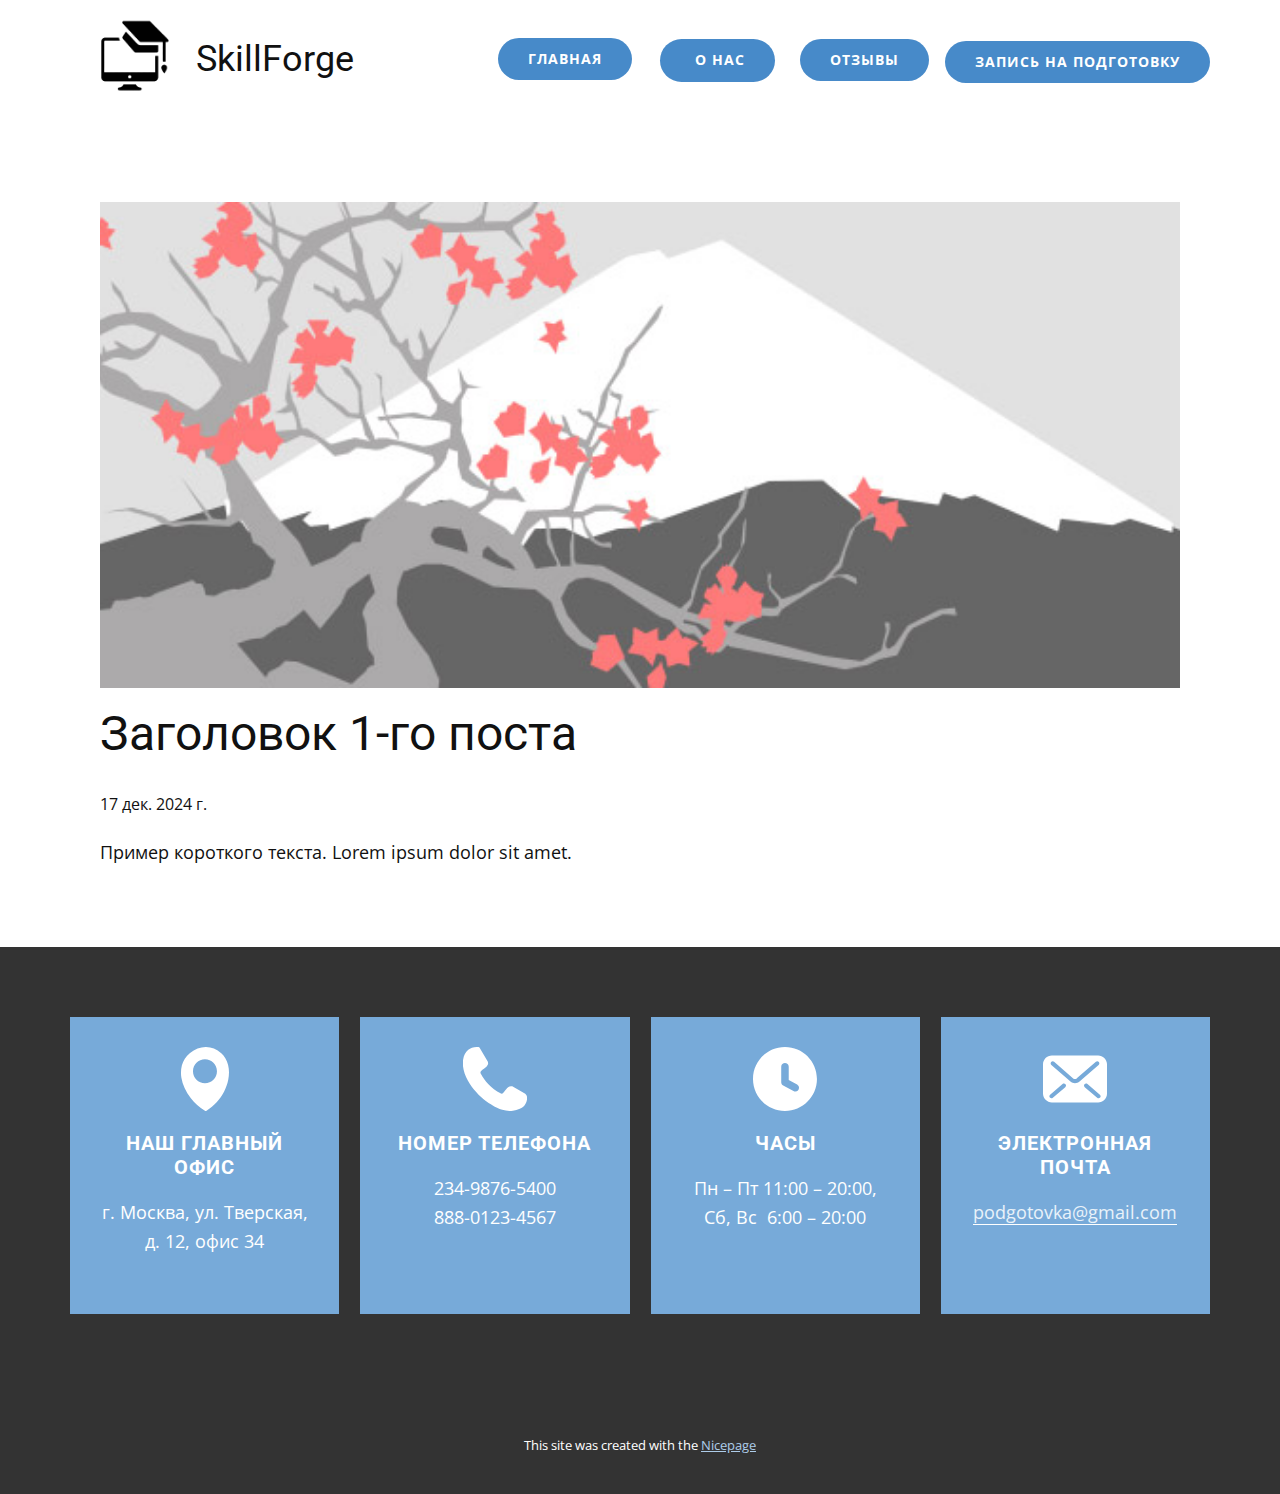
<file: site/blog/пост.html>
<!DOCTYPE html>
<html style="font-size: 16px;" lang="ru"><head>
    <meta name="viewport" content="width=device-width, initial-scale=1.0">
    <meta charset="utf-8">
    <meta name="keywords" content="Заголовок 1-го поста">
    <meta name="description" content="">
    <title>Заголовок 1-го поста</title>
    <link rel="stylesheet" href="../nicepage.css" media="screen">
<link rel="stylesheet" href="../Post-Template.css" media="screen">
    <script class="u-script" type="text/javascript" src="../jquery.js" defer=""></script>
    <script class="u-script" type="text/javascript" src="../nicepage.js" defer=""></script>
    <meta name="generator" content="Nicepage 7.1.0, nicepage.com">
    <link id="u-theme-google-font" rel="stylesheet" href="https://fonts.googleapis.com/css?family=Roboto:100,100i,300,300i,400,400i,500,500i,700,700i,900,900i|Open+Sans:300,300i,400,400i,500,500i,600,600i,700,700i,800,800i">
    
    
    
    <script type="application/ld+json">{
		"@context": "http://schema.org",
		"@type": "Organization",
		"name": "",
		"logo": "images/image-Photoroom3.png"
}</script>
    <meta name="theme-color" content="#478ac9">
  <meta data-intl-tel-input-cdn-path="intlTelInput/"></head>
  <body data-path-to-root="./" data-include-products="false" class="u-body u-xl-mode" data-lang="ru"><header class="u-clearfix u-header u-header" id="sec-0ac1"><div class="u-clearfix u-sheet u-sheet-1">
        <a href="#" class="u-image u-logo u-image-1" data-image-width="290" data-image-height="174">
          <img src="../images/image-Photoroom3.png" class="u-logo-image u-logo-image-1">
        </a>
        <h3 class="u-text u-text-default u-text-1"> SkillForge</h3>
        <a href="../#sec-51b4" class="u-btn u-btn-round u-button-style u-hover-palette-1-light-1 u-palette-1-base u-radius u-btn-1">Главная </a>
        <a href="" class="u-btn u-btn-round u-button-style u-hover-palette-1-light-1 u-palette-1-base u-radius u-btn-2">&nbsp;О нас </a>
        <a href="../#sec-8955" class="u-btn u-btn-round u-button-style u-hover-palette-1-light-1 u-palette-1-base u-radius u-btn-3">Отзывы </a>
        <a href="../#sec-573e" class="u-btn u-btn-round u-button-style u-hover-palette-1-light-1 u-palette-1-base u-radius u-btn-4">запись на подготовку </a>
      </div></header>
    <section class="u-align-center u-clearfix u-section-1" id="sec-9353">
      <div class="u-clearfix u-sheet u-valign-middle-md u-valign-middle-sm u-valign-middle-xs u-sheet-1"><!--post_details--><!--post_details_options_json--><!--{"source":""}--><!--/post_details_options_json--><!--blog_post-->
        <div class="u-container-style u-expanded-width u-post-details u-post-details-1">
          <div class="u-container-layout u-valign-middle u-container-layout-1"><!--blog_post_image-->
            <img alt="" class="u-blog-control u-expanded-width u-image u-image-default u-image-1" src="../images/0fd3416c.jpeg"><!--/blog_post_image--><!--blog_post_header-->
            <h2 class="u-blog-control u-text u-text-1">Заголовок 1-го поста</h2><!--/blog_post_header--><!--blog_post_metadata-->
            <div class="u-blog-control u-metadata u-metadata-1"><!--blog_post_metadata_date-->
              <span class="u-meta-date u-meta-icon">17 дек. 2024 г.</span><!--/blog_post_metadata_date--><!--blog_post_metadata_category-->
              <!--/blog_post_metadata_category--><!--blog_post_metadata_comments-->
              <!--/blog_post_metadata_comments-->
            </div><!--/blog_post_metadata--><!--blog_post_content-->
            <div class="u-align-justify u-blog-control u-post-content u-text u-text-2 fr-view">
  <p>Пример короткого текста. Lorem ipsum dolor sit amet.</p>
  </div><!--/blog_post_content-->
          </div>
        </div><!--/blog_post--><!--/post_details-->
      </div>
    </section>
    
    
    
    <footer class="u-align-center u-clearfix u-container-align-center u-footer u-grey-80 u-footer" id="sec-314f"><div class="u-clearfix u-sheet u-sheet-1">
        <div class="u-expanded-width u-list u-list-1">
          <div class="u-repeater u-repeater-1">
            <div class="u-align-center u-container-align-center u-container-style u-list-item u-palette-1-light-1 u-repeater-item">
              <div class="u-container-layout u-similar-container u-valign-top u-container-layout-1">
                <span class="u-icon u-icon-circle u-icon-1" data-animation-name="" data-animation-duration="0" data-animation-delay="0" data-animation-direction="">
                  <svg class="u-svg-link" preserveAspectRatio="xMidYMin slice" viewBox="0 0 122.9 122.9" style=""><use xlink:href="#svg-5160"></use></svg>
                  <svg class="u-svg-content" viewBox="0 0 122.9 122.9" x="0px" y="0px" id="svg-5160"><path d="M100.5,21.4c-2.1-3.5-4.7-6.7-7.8-9.5c-8.8-8-19-11.8-29.2-11.9C52.8-0.1,42.1,3.9,32.7,11.3c-4.1,3.3-7.4,7-10,11.1
	C16,32.9,14,45.8,16.1,59.2c2.2,13.1,8.3,26.8,18.2,39.1c7.1,9,16.2,17.2,27,24.1c1,0.6,2.2,0.6,3.1-0.1c7.3-4.4,13.8-9.9,19.4-16.1
	l0,0c11.4-12.5,19.1-27.8,22.2-42.8C109.1,48.2,107.6,33.2,100.5,21.4z M61.4,69.7c-12.7,0-23-10.3-23-23s10.3-23,23-23
	s23,10.3,23,23S74.1,69.7,61.4,69.7z"></path></svg>
                </span>
                <h5 class="u-text u-text-1">наш главный офис</h5>
                <p class="u-text u-text-body-alt-color u-text-2"> г. Москва, ул. Тверская, д. 12, офис 34</p>
              </div>
            </div>
            <div class="u-align-center u-container-align-center u-container-style u-list-item u-palette-1-light-1 u-repeater-item">
              <div class="u-container-layout u-similar-container u-valign-top u-container-layout-2">
                <span class="u-icon u-icon-circle u-icon-2" data-animation-name="" data-animation-duration="0" data-animation-delay="0" data-animation-direction="">
                  <svg class="u-svg-link" preserveAspectRatio="xMidYMin slice" viewBox="0 0 122.88 122.27" style=""><use xlink:href="#svg-9b21"></use></svg>
                  <svg class="u-svg-content" viewBox="0 0 122.88 122.27" x="0px" y="0px" id="svg-9b21" style="enable-background:new 0 0 122.88 122.27"><path d="M33.84,50.25c4.13,7.45,8.89,14.6,15.07,21.12c6.2,6.56,13.91,12.53,23.89,17.63c0.74,0.36,1.44,0.36,2.07,0.11 c0.95-0.36,1.92-1.15,2.87-2.1c0.74-0.74,1.66-1.92,2.62-3.21c3.84-5.05,8.59-11.32,15.3-8.18c0.15,0.07,0.26,0.15,0.41,0.21 l22.38,12.87c0.07,0.04,0.15,0.11,0.21,0.15c2.95,2.03,4.17,5.16,4.2,8.71c0,3.61-1.33,7.67-3.28,11.1 c-2.58,4.53-6.38,7.53-10.76,9.51c-4.17,1.92-8.81,2.95-13.27,3.61c-7,1.03-13.56,0.37-20.27-1.69 c-6.56-2.03-13.17-5.38-20.39-9.84l-0.53-0.34c-3.31-2.07-6.89-4.28-10.4-6.89C31.12,93.32,18.03,79.31,9.5,63.89 C2.35,50.95-1.55,36.98,0.58,23.67c1.18-7.3,4.31-13.94,9.77-18.32c4.76-3.84,11.17-5.94,19.47-5.2c0.95,0.07,1.8,0.62,2.25,1.44 l14.35,24.26c2.1,2.72,2.36,5.42,1.21,8.12c-0.95,2.21-2.87,4.25-5.49,6.15c-0.77,0.66-1.69,1.33-2.66,2.03 c-3.21,2.33-6.86,5.02-5.61,8.18L33.84,50.25L33.84,50.25L33.84,50.25z"></path></svg>
                </span>
                <h5 class="u-text u-text-3">номер телефона</h5>
                <p class="u-text u-text-body-alt-color u-text-4">234-9876-5400<br>888-0123-4567
                </p>
              </div>
            </div>
            <div class="u-align-center u-container-align-center u-container-style u-list-item u-palette-1-light-1 u-repeater-item">
              <div class="u-container-layout u-similar-container u-valign-top u-container-layout-3">
                <span class="u-icon u-icon-circle u-icon-3" data-animation-name="" data-animation-duration="0" data-animation-delay="0" data-animation-direction="">
                  <svg class="u-svg-link" preserveAspectRatio="xMidYMin slice" viewBox="0 0 122.9 122.9" style=""><use xlink:href="#svg-a740"></use></svg>
                  <svg class="u-svg-content" viewBox="0 0 122.9 122.9" x="0px" y="0px" id="svg-a740"><path d="M61.4,0C27.5,0,0,27.5,0,61.4s27.5,61.4,61.4,61.4s61.4-27.5,61.4-61.4S95.4,0,61.4,0z M77.7,84.4L77.7,84.4L58,73.9
	c-2.3-1.2-3.8-3.7-3.8-6.3h0l0-29.9c0-9.4,14.4-9.4,14.4,0v25.8L84.8,72c0.1,0,0.2,0.1,0.2,0.2l0.1,0.1
	C92.7,77.2,85.7,89.1,77.7,84.4z"></path></svg>
                </span>
                <h5 class="u-text u-text-5">Часы</h5>
                <p class="u-text u-text-body-alt-color u-text-6"> Пн – Пт 11:00 – 20:00, Сб, Вс&nbsp; 6:00 – 20:00</p>
              </div>
            </div>
            <div class="u-align-center u-container-align-center u-container-style u-list-item u-palette-1-light-1 u-repeater-item">
              <div class="u-container-layout u-similar-container u-valign-top u-container-layout-4">
                <span class="u-icon u-icon-circle u-icon-4" data-animation-name="" data-animation-duration="0" data-animation-delay="0" data-animation-direction="">
                  <svg class="u-svg-link" preserveAspectRatio="xMidYMin slice" viewBox="0 0 800 800" style=""><use xlink:href="#svg-dd2b"></use></svg>
                  <svg class="u-svg-content" viewBox="0 0 800 800" x="0px" y="0px" id="svg-dd2b"><path d="M688.9,106.1H111.1C49.7,106.1,0,155.9,0,217.2v365.6c0,61.3,49.7,111.1,111.1,111.1h577.9c61.3,0,111.1-49.7,111.1-111.1
	V217.2C800,155.9,750.3,106.1,688.9,106.1z M278.4,502.7L122.9,635.4c-11,9.4-27.5,8.1-36.8-2.9c-9.4-11-8.1-27.5,2.9-36.8
	l155.5-132.7c11-9.4,27.5-8.1,36.8,2.9C290.7,476.8,289.4,493.3,278.4,502.7z M400,452.2c-20.8-0.1-41-7-56.7-20.6l0,0l0,0
	c0,0,0,0,0,0L104.6,224.5c-10.9-9.5-12.1-26-2.6-36.8c9.5-10.9,26-12.1,36.8-2.6l238.7,207.2c5.1,4.5,13.5,7.8,22.4,7.8
	c8.9,0,17.2-3.2,22.6-7.9l0.1-0.1l238.5-207c10.9-9.5,27.4-8.3,36.8,2.6c9.4,10.9,8.3,27.4-2.6,36.8L456.7,431.7
	C441,445.2,420.8,452.2,400,452.2z M714,632.5c-9.4,11-25.9,12.3-36.8,2.9L521.6,502.7c-11-9.4-12.3-25.9-2.9-36.8
	c9.4-11,25.9-12.3,36.8-2.9l155.5,132.7C722,605,723.3,621.5,714,632.5z"></path></svg>
                </span>
                <h5 class="u-text u-text-7">Электронная почта</h5>
                <p class="u-text u-text-body-alt-color u-text-8">
                  <a href="../mailto:hello@theme.com" class="u-active-none u-border-1 u-border-active-palette-1-light-2 u-border-hover-palette-1-light-2 u-border-no-left u-border-no-right u-border-no-top u-border-white u-btn u-button-link u-button-style u-hover-none u-none u-text-active-white u-text-hover-white u-text-palette-1-light-3 u-btn-1">podgotovka@gmail.com</a>
                </p>
              </div>
            </div>
          </div>
        </div>
      </div></footer>
    <section class="u-backlink u-clearfix u-grey-80">
      <p class="u-text">
        <span>This site was created with the </span>
        <a class="u-link" href="https://nicepage.com/" target="_blank" rel="nofollow">
          <span>Nicepage</span>
        </a>
      </p>
    </section>
  
</body></html>
</file>
